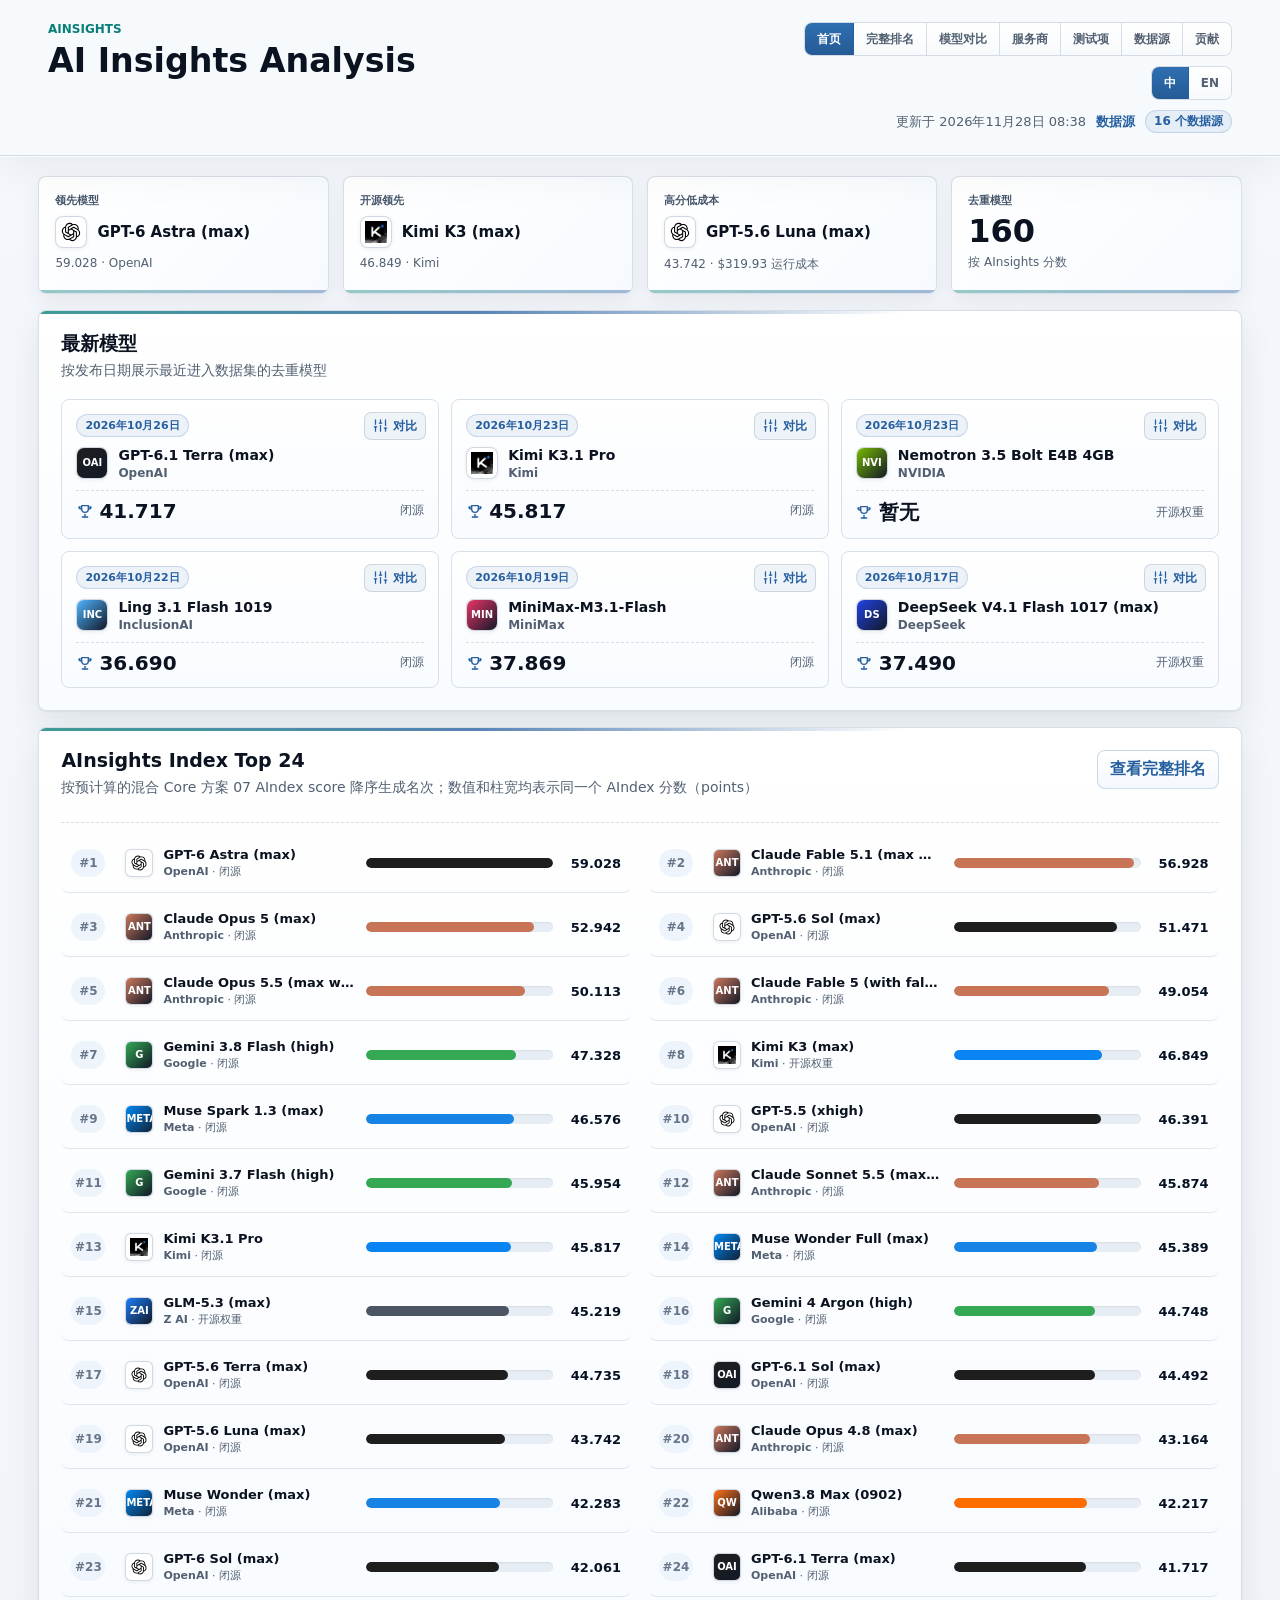
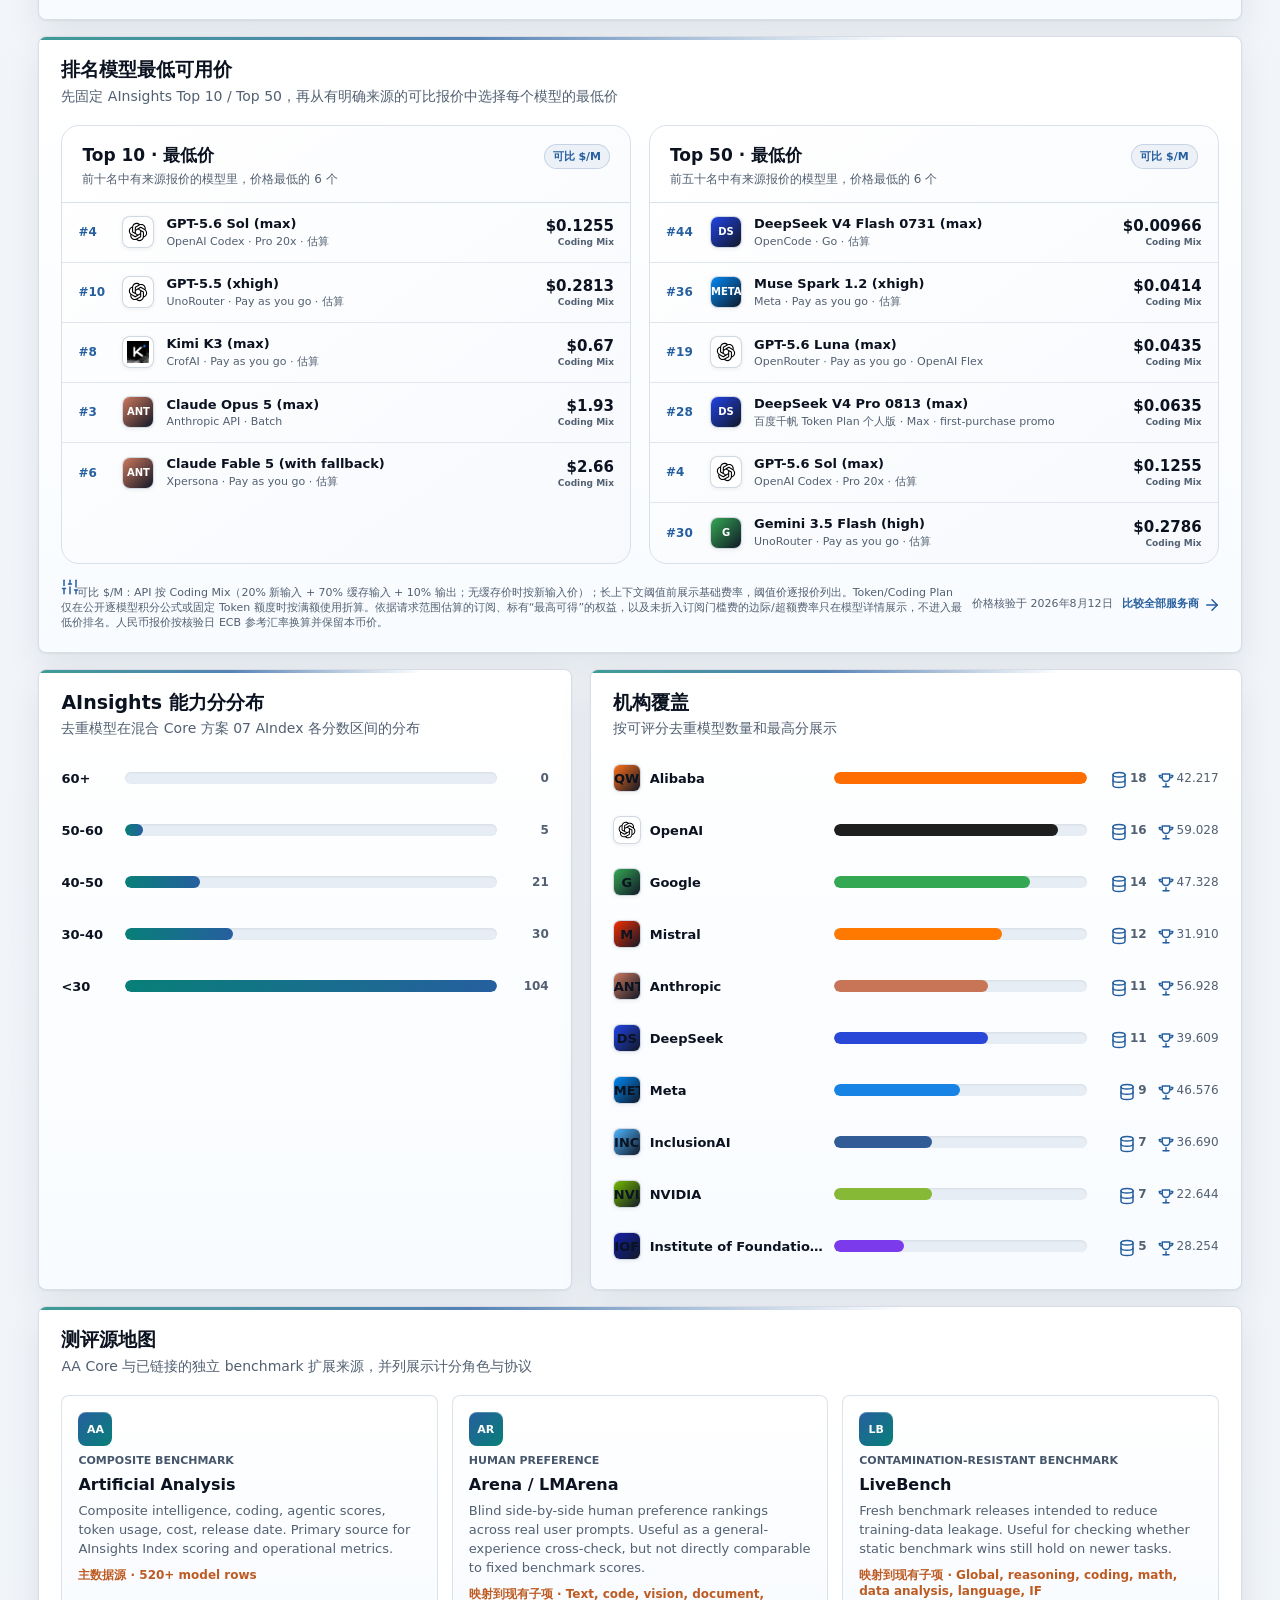
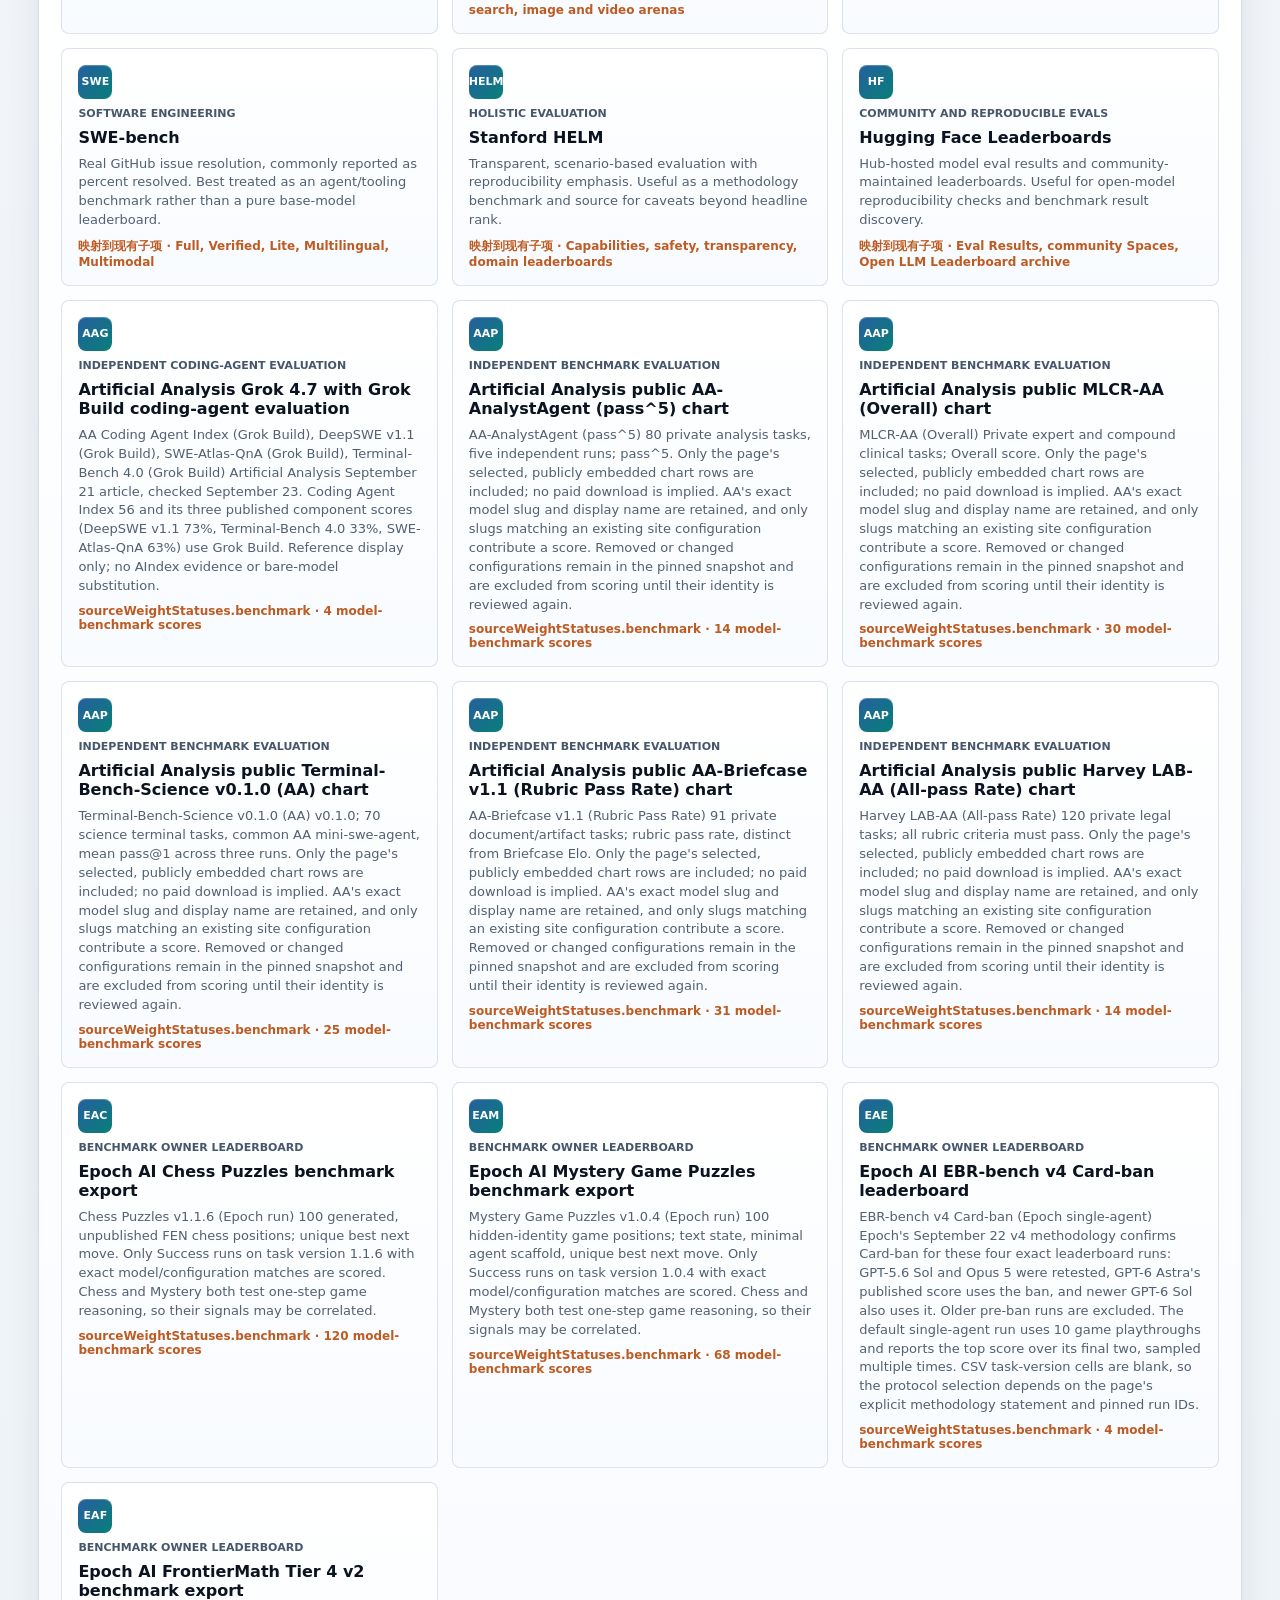
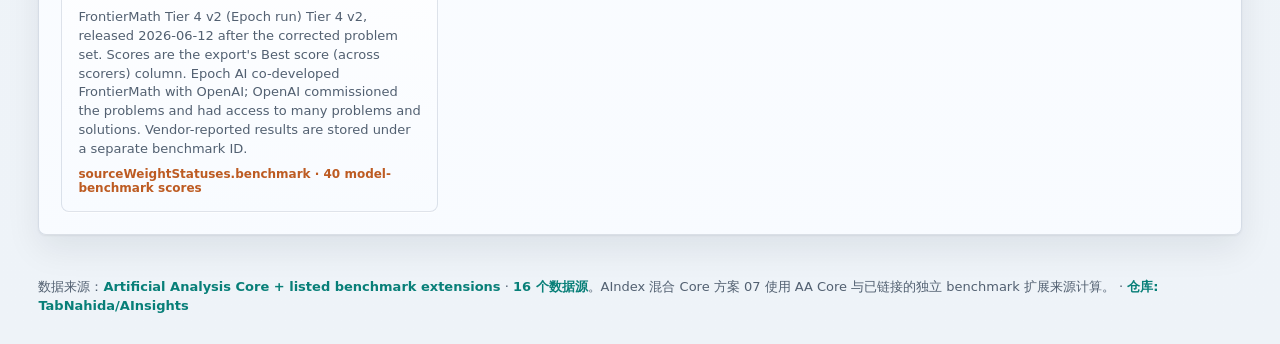
<file: docs/index.html>
<!doctype html>
<html lang="zh-CN">
  <head>
    <meta charset="utf-8" />
    <meta name="viewport" content="width=device-width, initial-scale=1" />
    <title>AI Insights Analysis</title>
    <meta name="description" content="AInsights compares AI models with AInsights Index (AIndex), benchmark rankings, cost, speed, and source-backed evaluation data." />
    <meta name="keywords" content="AInsights Index, AIndex, AI model benchmark, LLM leaderboard, Artificial Analysis" />
    <link rel="canonical" href="https://ainsights.tab.homes/" />
    <meta property="og:title" content="AI Insights Analysis" />
    <meta property="og:description" content="Compare AI models with AInsights Index (AIndex), benchmark evidence, cost, speed, and source-backed rankings." />
    <meta property="og:type" content="website" />
    <meta property="og:url" content="https://ainsights.tab.homes/" />
    <meta name="twitter:card" content="summary" />
    <script type="application/ld+json">{"@context":"https://schema.org","@type":"WebSite","name":"AI Insights Analysis","alternateName":["AInsights Index","AIndex"],"url":"https://ainsights.tab.homes/","description":"AInsights compares AI models with AInsights Index (AIndex), benchmark rankings, cost, speed, and source-backed evaluation data."}</script>
    <link rel="icon" href="./favicon.svg" type="image/svg+xml" />
    <link rel="stylesheet" href="./styles.css?v=20260919-fable-radar" />
  </head>
  <body data-page="home">
    <header class="topbar">
      <div>
        <p class="eyebrow">AInsights</p>
        <h1>AI Insights Analysis</h1>
      </div>
      <div class="header-actions">
        <nav class="segmented-control compact" id="pageButtons" aria-label="页面"></nav>
        <div class="segmented-control compact" id="languageButtons" role="group" aria-label="语言"></div>
        <div class="source-block">
          <span id="updatedAt">加载中</span>
          <a id="sourceLink" href="https://artificialanalysis.ai/evaluations/artificial-analysis-intelligence-index" target="_blank" rel="noreferrer">数据源</a>
          <a id="sourcesLink" class="source-badge" href="sources.html">全部数据源</a>
        </div>
      </div>
    </header>

    <main>
      <section class="home-view" id="homeView">
        <section class="home-metrics" id="homeMetrics" aria-label="首页摘要"></section>

        <section class="chart-shell latest-models-shell" aria-labelledby="latestModelsTitle">
          <div class="chart-head">
            <div>
              <h2 id="latestModelsTitle">最新模型</h2>
              <p id="latestModelsSubtitle">按发布日期展示最近进入数据集的去重模型</p>
            </div>
          </div>
          <div class="latest-models" id="latestModels"></div>
        </section>

        <section class="chart-shell" aria-labelledby="top20Title">
          <div class="chart-head">
            <div>
              <h2 id="top20Title">AInsights Index Top</h2>
              <p id="top20Subtitle">固定使用 AInsights Index，按宽度最多展示 30 个去重模型</p>
            </div>
            <a id="viewFullRankingLink" href="full-rank.html">完整排名</a>
          </div>
          <div class="bar-chart" id="top20Chart"></div>
        </section>

        <section class="chart-shell" aria-labelledby="costScatterTitle">
          <div class="chart-head">
            <div>
              <h2 id="costScatterTitle">排名模型最低可用价</h2>
              <p id="costScatterSubtitle">固定 AInsights Top 10 / Top 50 后，只比较每个模型已核验的最低可比报价</p>
            </div>
          </div>
          <div class="scatter-chart" id="costScatter"></div>
        </section>

        <section class="insight-grid" aria-label="数据分布">
          <section class="chart-shell" aria-labelledby="scoreBandsTitle">
            <div class="chart-head">
              <div>
                <h2 id="scoreBandsTitle">分数带分布</h2>
                <p id="scoreBandsSubtitle">去重模型在 AInsights Index 上的集中区间</p>
              </div>
            </div>
            <div class="score-bands" id="scoreBands"></div>
          </section>

          <section class="chart-shell" aria-labelledby="providerChartTitle">
            <div class="chart-head">
              <div>
                <h2 id="providerChartTitle">机构覆盖</h2>
                <p id="providerChartSubtitle">按可评分去重模型数量和最高分展示</p>
              </div>
            </div>
            <div class="provider-chart" id="providerChart"></div>
          </section>
        </section>

        <section class="chart-shell source-explorer" aria-labelledby="sourceExplorerTitle">
          <div class="chart-head">
            <div>
              <h2 id="sourceExplorerTitle">测评源地图</h2>
              <p id="sourceExplorerSubtitle">AA Core 与已链接的独立 benchmark 扩展来源，并列展示计分角色与协议</p>
            </div>
          </div>
          <div class="source-grid" id="sourceExplorer"></div>
        </section>
      </section>

      <section class="ranking-view" id="rankingView" hidden>
        <section class="controls" aria-label="排名控制">
          <div class="preset-row" id="presetButtons" role="tablist" aria-label="排名预设"></div>
          <div class="switch-row">
            <div class="segmented-control" id="viewButtons" role="group" aria-label="展示方式"></div>
            <div class="segmented-control" id="sourceFilterButtons" role="group" aria-label="模型来源"></div>
          </div>
          <div class="filter-row">
            <label class="search-label">
              <span id="searchLabel">搜索</span>
              <input id="searchInput" type="search" placeholder="模型或机构" />
            </label>
            <label class="toggle-label">
              <input id="dedupeToggle" type="checkbox" checked />
              <span id="dedupeLabel">去除重复档位</span>
            </label>
          </div>
          <div class="summary-row" id="summaryRow"></div>
        </section>

        <section class="custom-panel" id="customPanel" hidden>
          <div class="panel-head">
            <h2 id="customTitle">自定义占比</h2>
            <button id="resetWeightsButton" type="button">重置</button>
          </div>
          <div class="weights-grid" id="weightsGrid"></div>
        </section>

        <section class="ranking-shell">
          <div class="histogram-list" id="histogramList"></div>
          <div class="table-wrap" id="tableRanking">
            <table>
              <thead>
                <tr>
                  <th class="rank-col">#</th>
                  <th id="modelHeader">模型</th>
                  <th id="scoreHeader">综合分</th>
                  <th id="twoplRankHeader" class="method-rank-col">2PL</th>
                  <th id="denseRaschRankHeader" class="method-rank-col">密集 Rasch</th>
                  <th id="speedHeader">速度</th>
                  <th id="contextHeader">上下文</th>
                  <th id="priceHeader">价格</th>
                  <th id="sourceHeader">来源</th>
                  <th id="coverageHeader">覆盖</th>
                </tr>
              </thead>
              <tbody id="rankingBody"></tbody>
            </table>
          </div>
          <div class="text-ranking" id="textRanking" hidden></div>
        </section>
      </section>

      <section class="sources-view" id="sourcesView" hidden>
        <section class="chart-shell sources-shell" aria-labelledby="sourcesPageTitle">
          <div class="chart-head">
            <div>
              <h2 id="sourcesPageTitle">全部数据源</h2>
              <p id="sourcesPageSubtitle">主数据、公开榜单、官方发布和模型卡来源</p>
            </div>
          </div>
          <div class="source-overview-grid" id="sourceOverview"></div>
        </section>

        <section class="chart-shell source-map-shell" aria-labelledby="sourceMetricMapTitle">
          <div class="chart-head">
            <div>
              <h2 id="sourceMetricMapTitle">数据源与测试项映射</h2>
              <p id="sourceMetricMapSubtitle">每个来源对应的 benchmark、覆盖模型数和分数记录</p>
            </div>
          </div>
          <div class="source-metric-map" id="sourceMetricMap"></div>
        </section>
      </section>

      <section class="benchmark-view" id="benchmarkView" hidden>
        <div class="benchmark-detail" id="benchmarkDetail"></div>
      </section>

      <section class="model-view" id="modelView" hidden>
        <div class="model-detail" id="modelDetail"></div>
      </section>

      <section class="provider-view" id="providerView" hidden>
        <div class="provider-detail" id="providerDetail"></div>
      </section>
    </main>

    <footer class="site-footer" id="siteFooter">
      数据来源：<a href="https://artificialanalysis.ai/evaluations/artificial-analysis-intelligence-index" target="_blank" rel="noreferrer">Artificial Analysis</a> Core 与已链接的独立 benchmark 扩展来源。AIndex 方案 18 基于这些观测成绩重新计算。
      · <a href="https://github.com/TabNahida/AInsights" target="_blank" rel="noreferrer">TabNahida/AInsights</a>
    </footer>

    <template id="metricTemplate">
      <label class="weight-control">
        <span></span>
        <input type="range" min="0" max="100" step="0.01" />
        <output></output>
      </label>
    </template>

    <script src="./data/models.js?v=2f4c15e92df0"></script>
    <script src="./app-utils.js?v=20260812-pricing3"></script>
    <script src="./app.js?v=20260922-aa-fields"></script>
  </body>
</html>
</file>
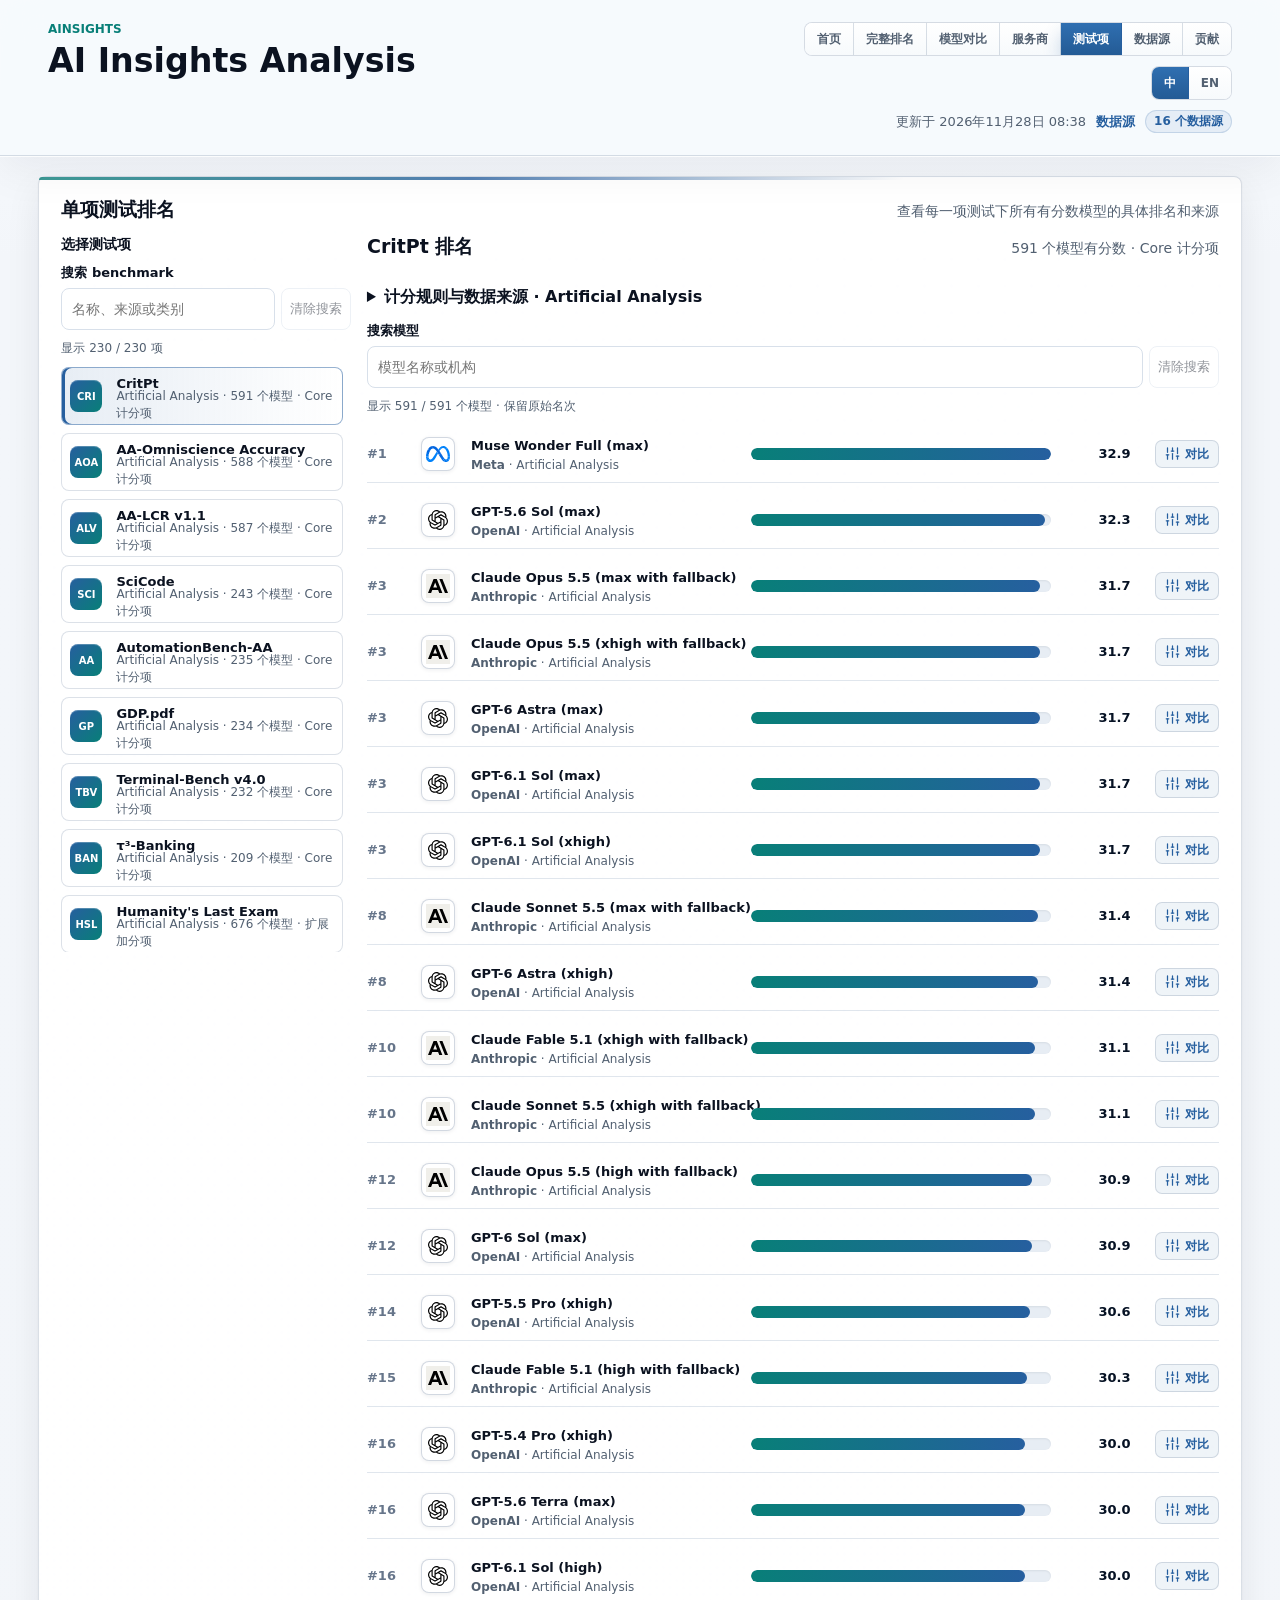
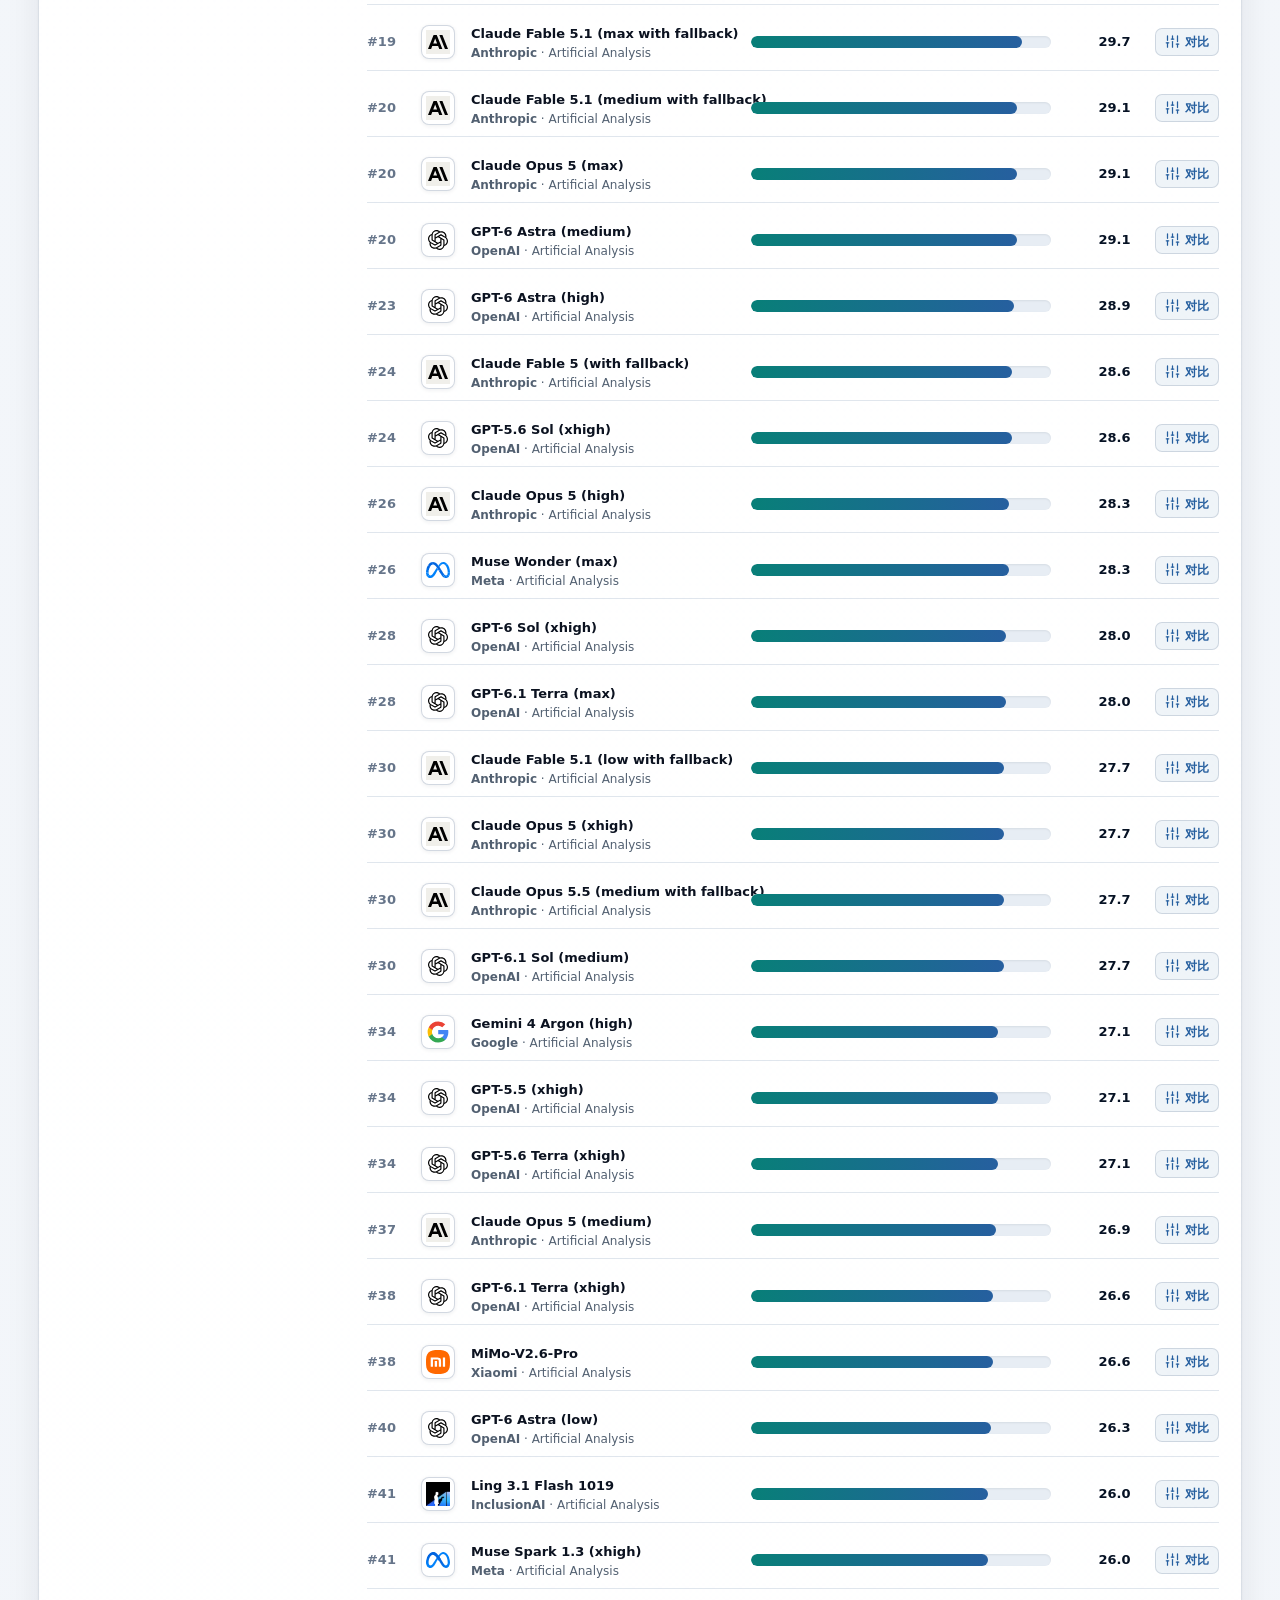
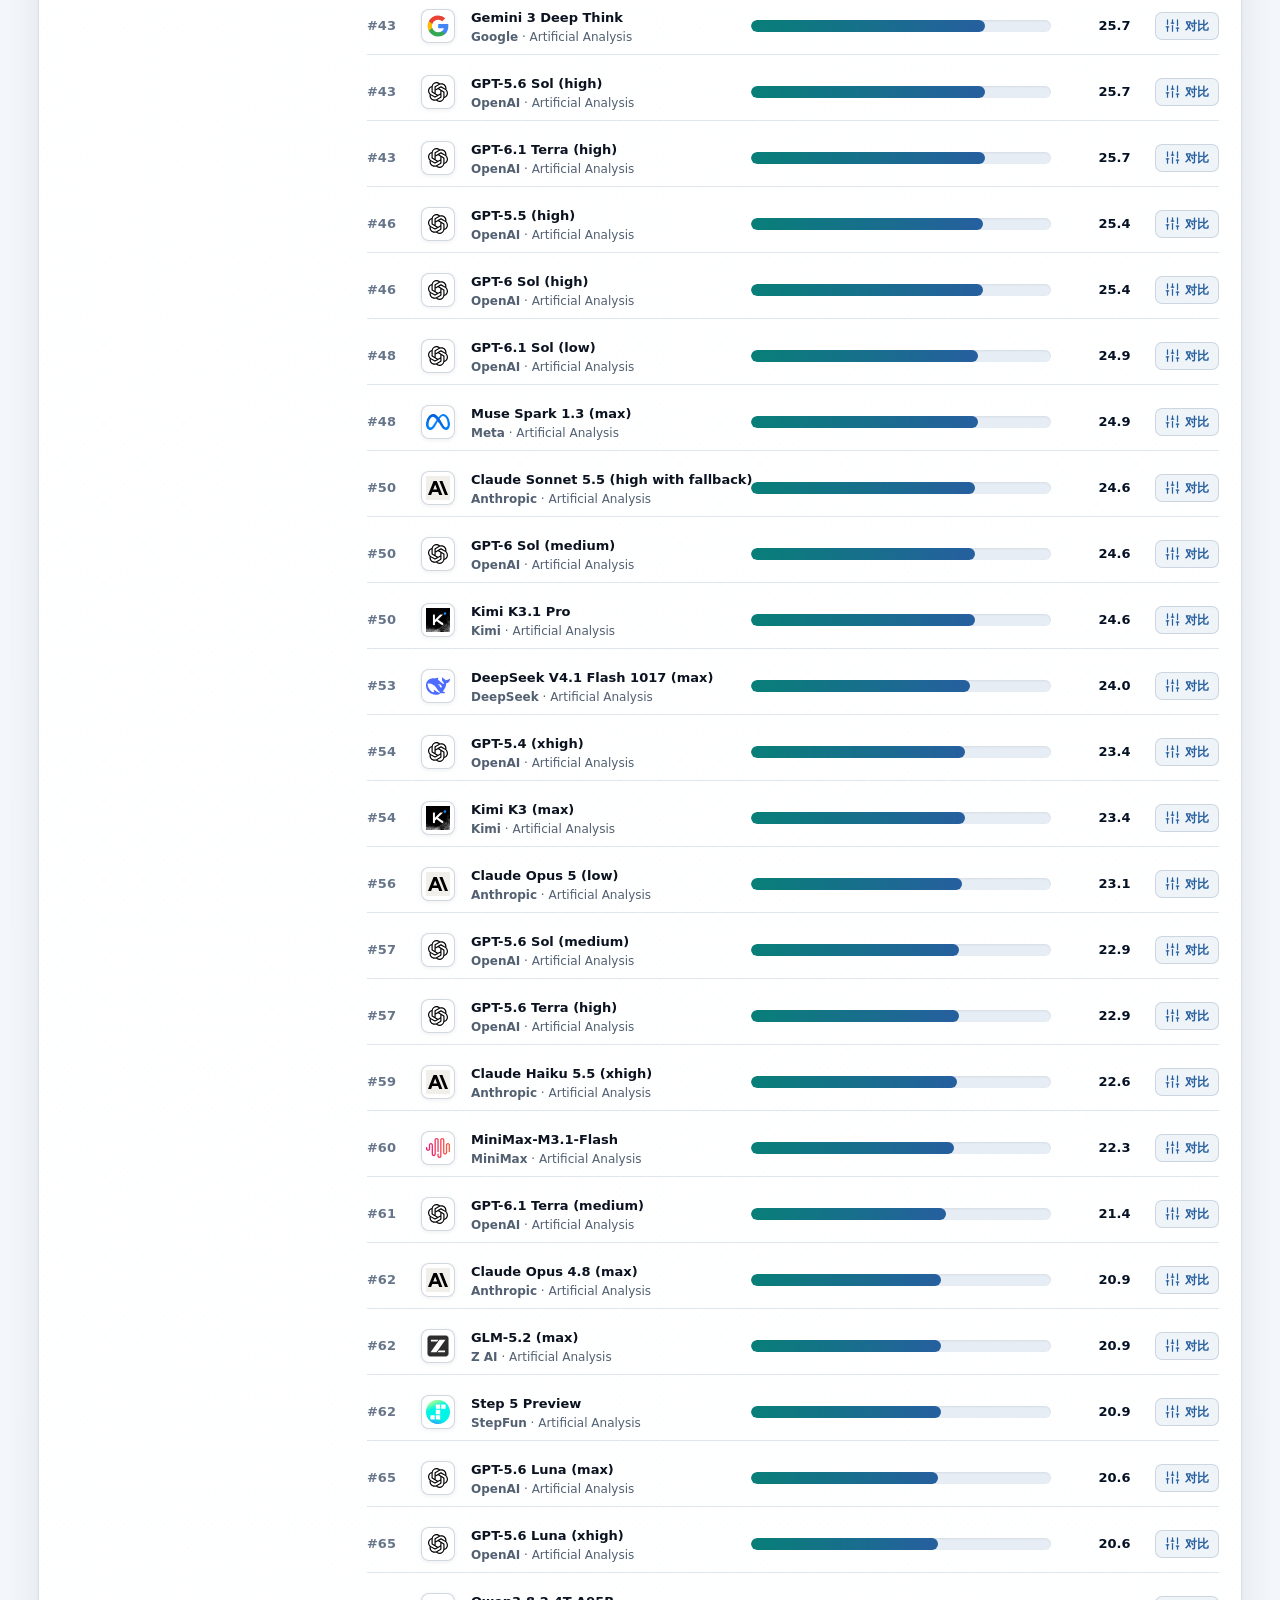
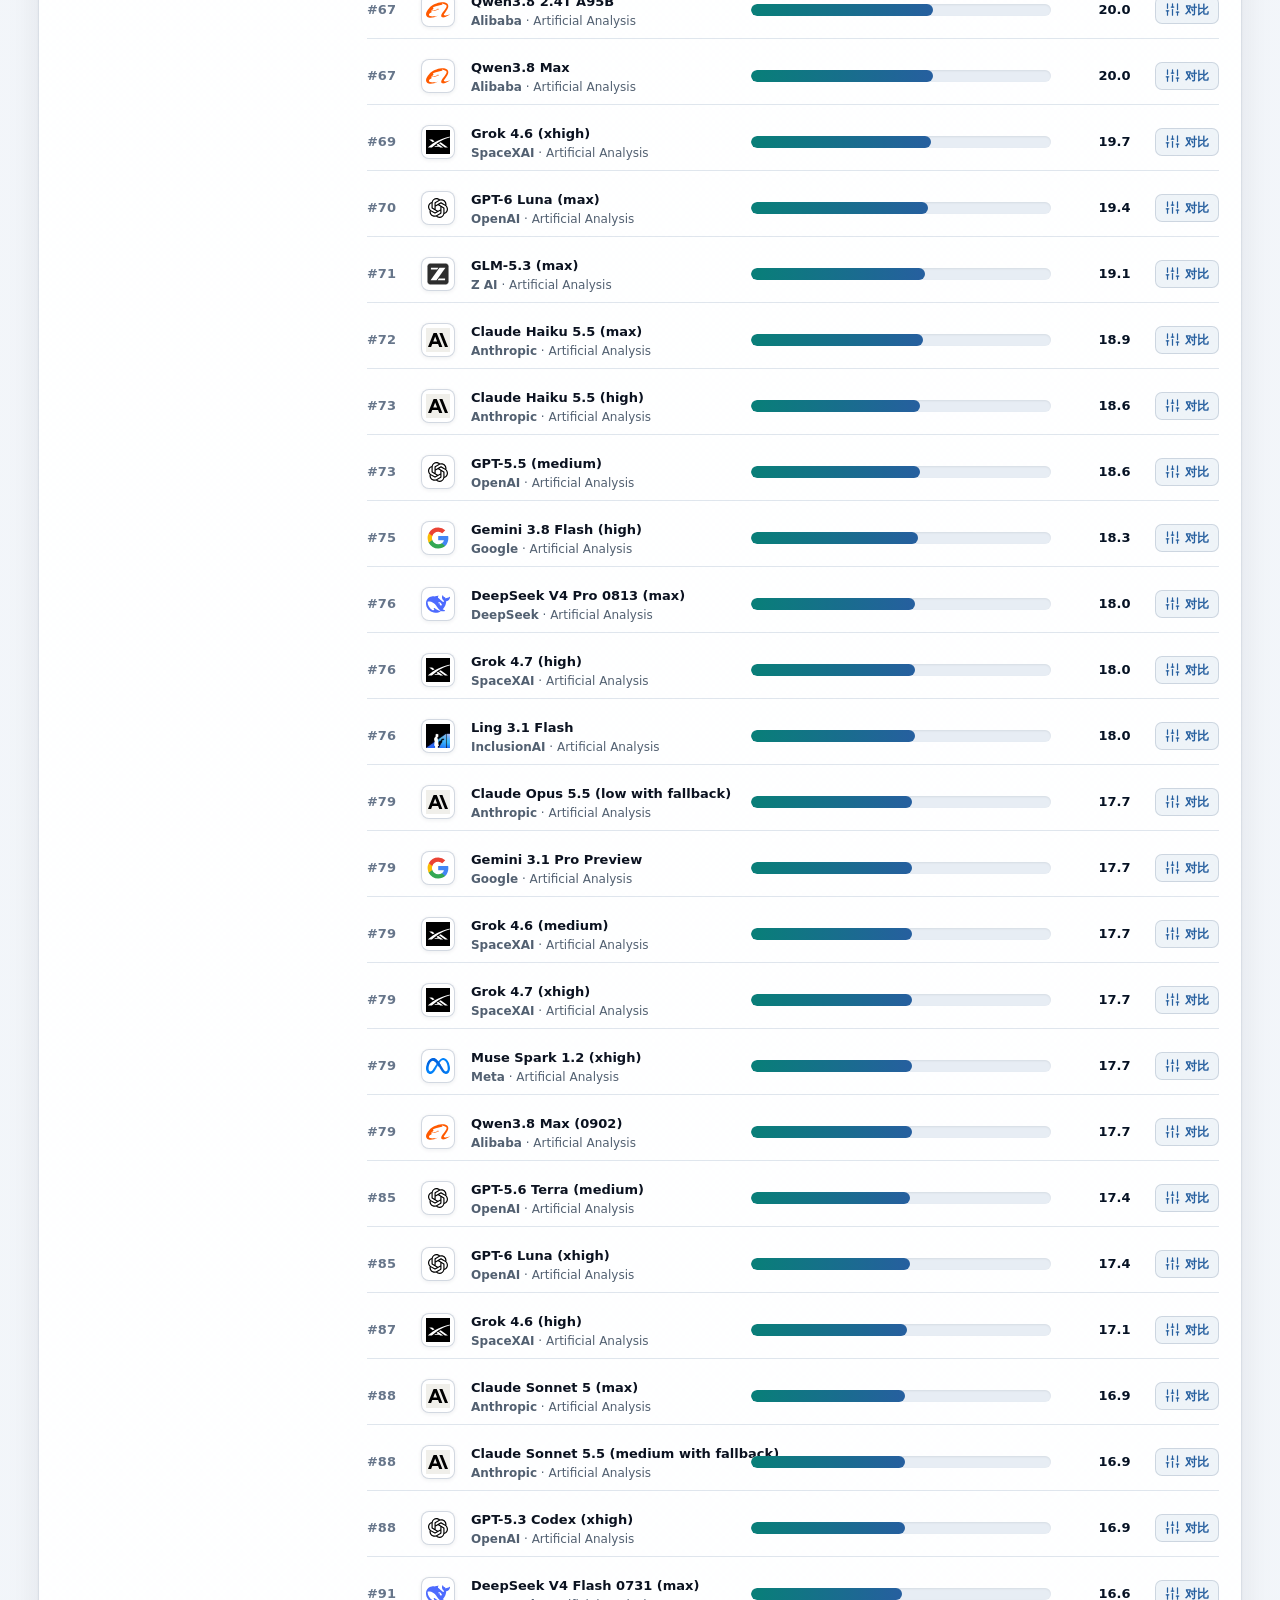
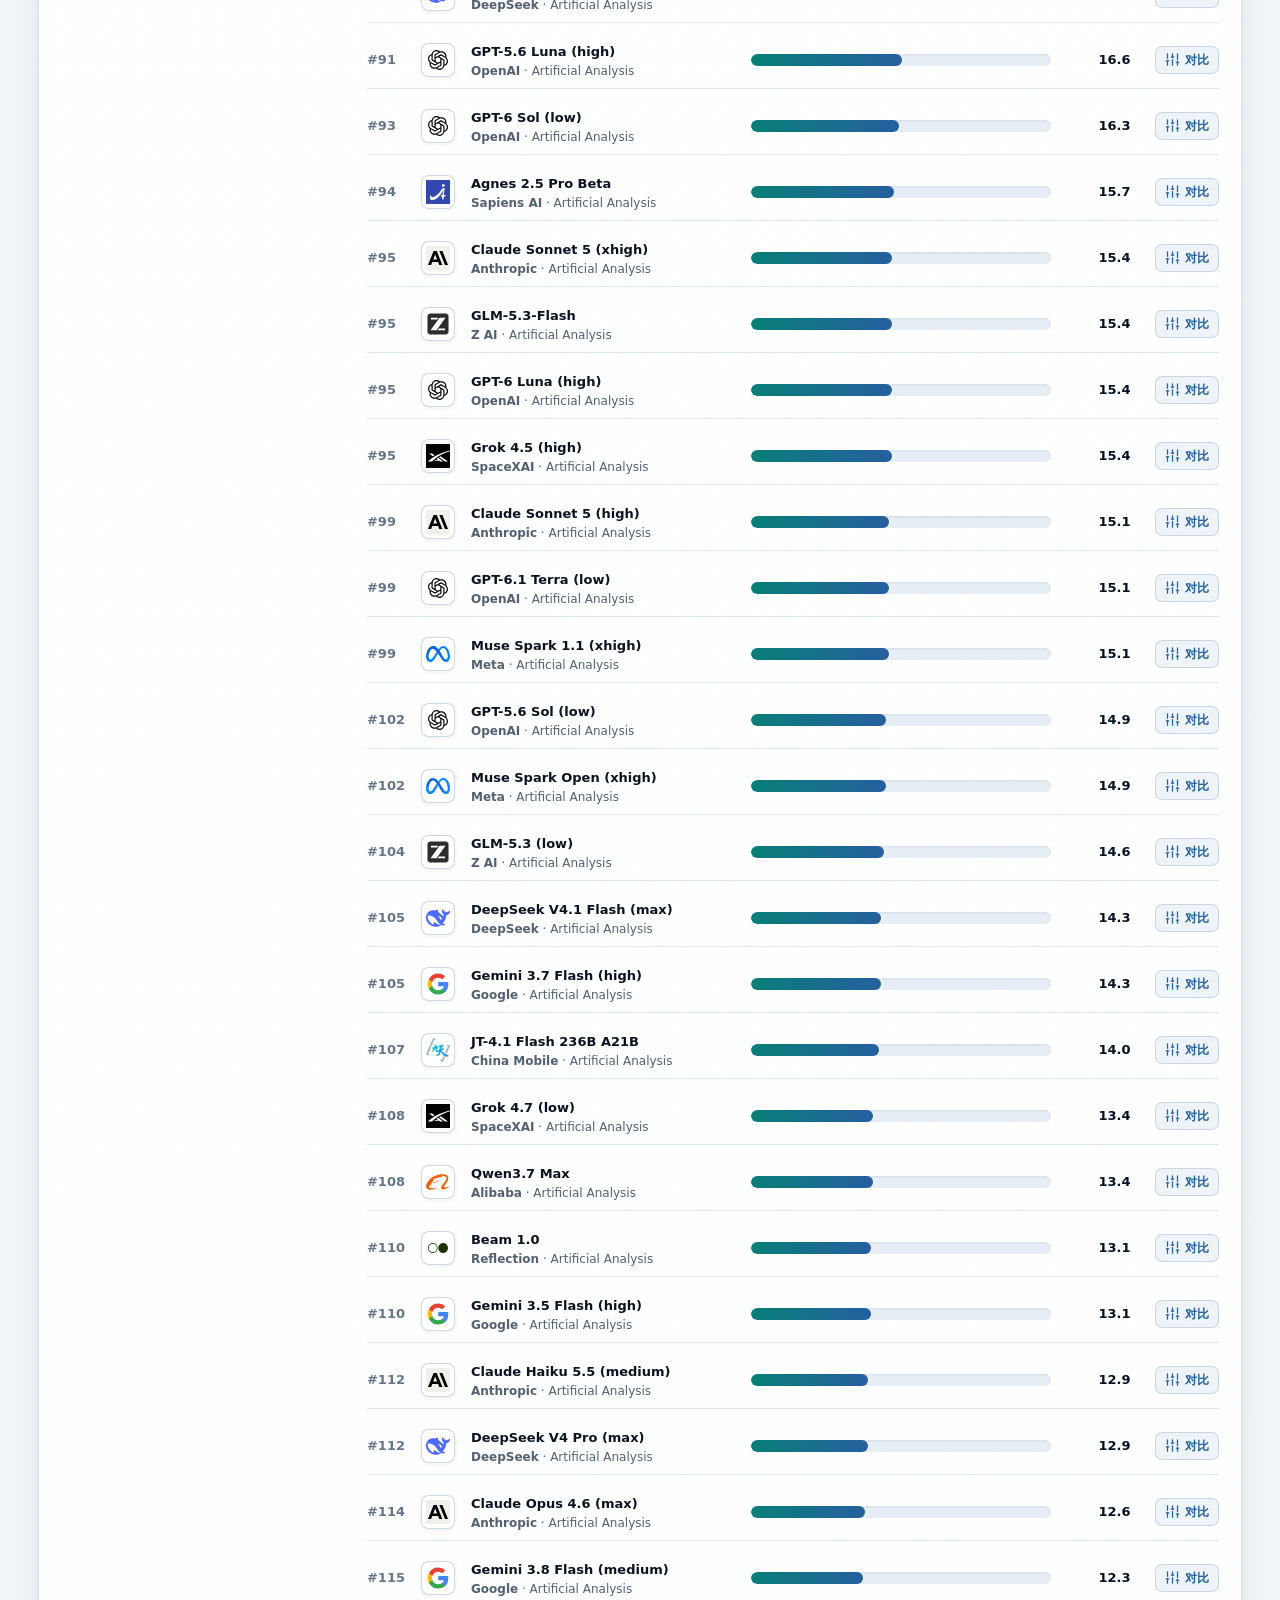
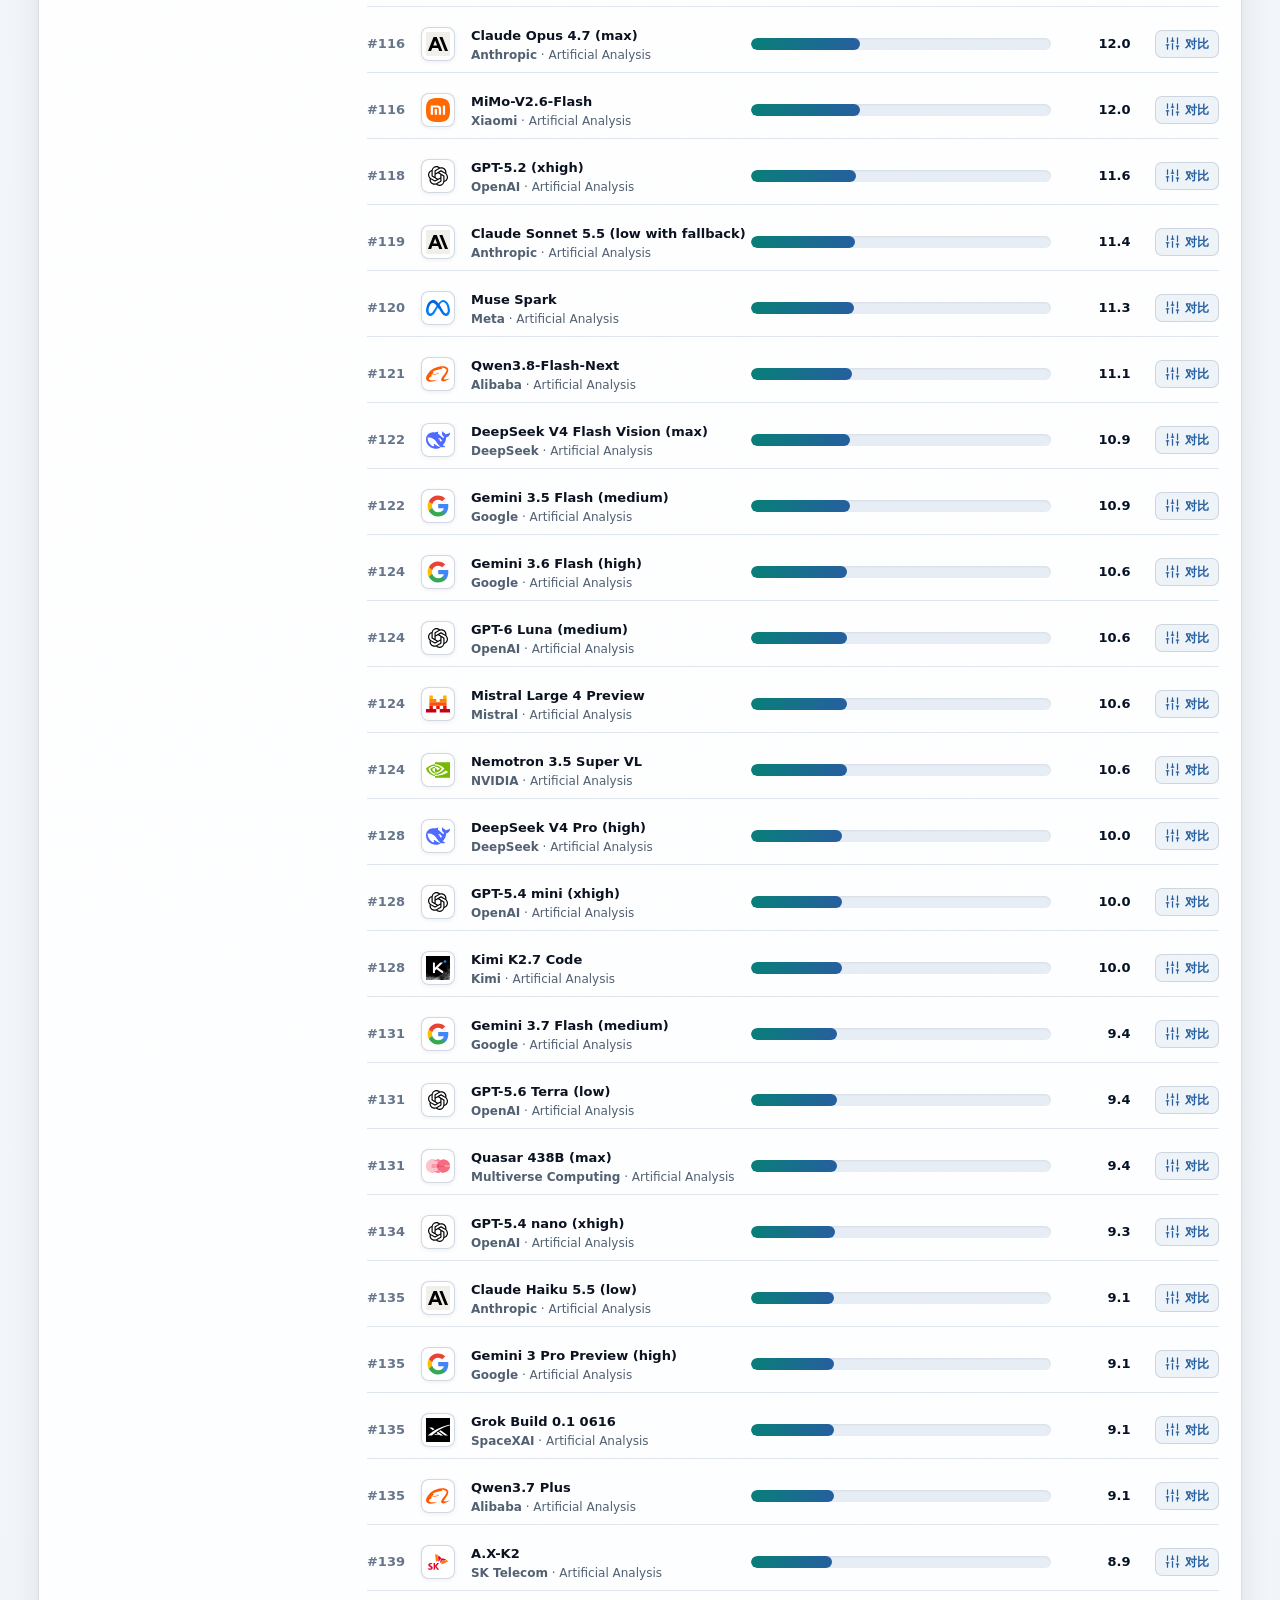
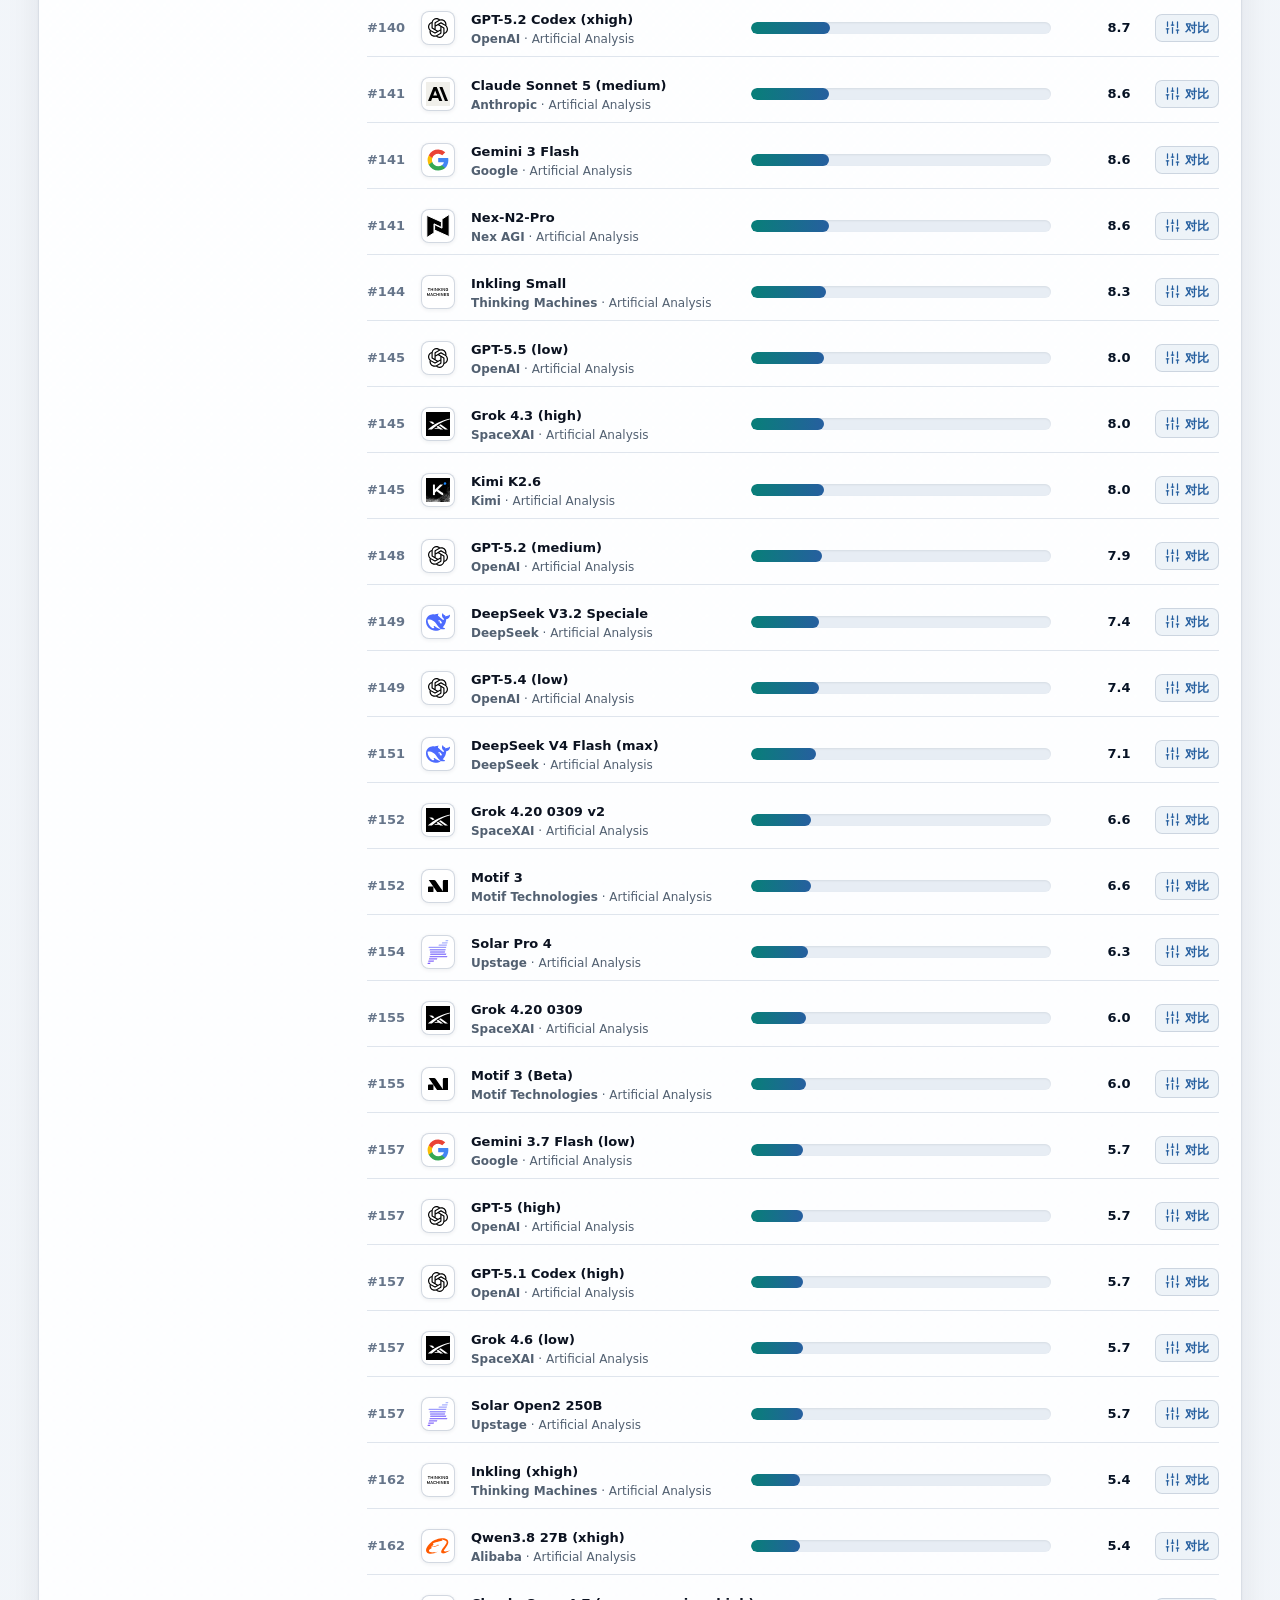
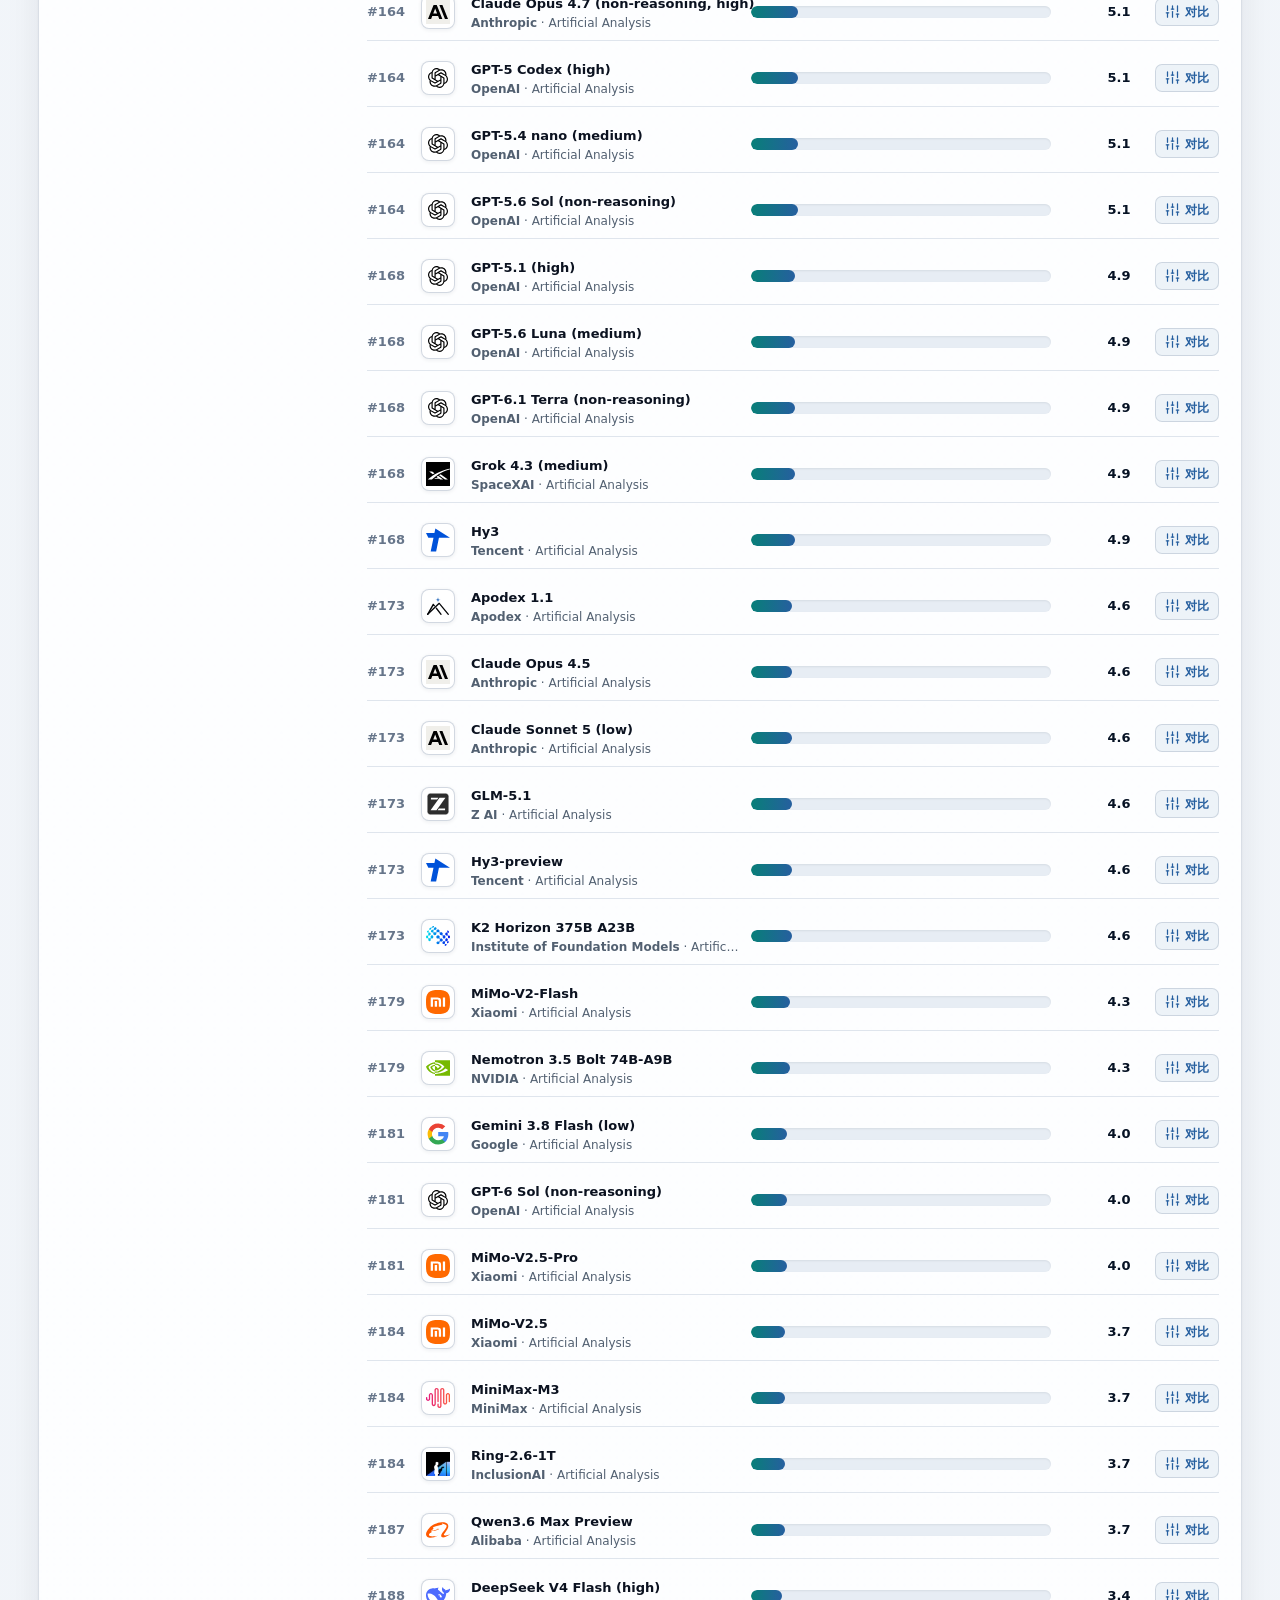
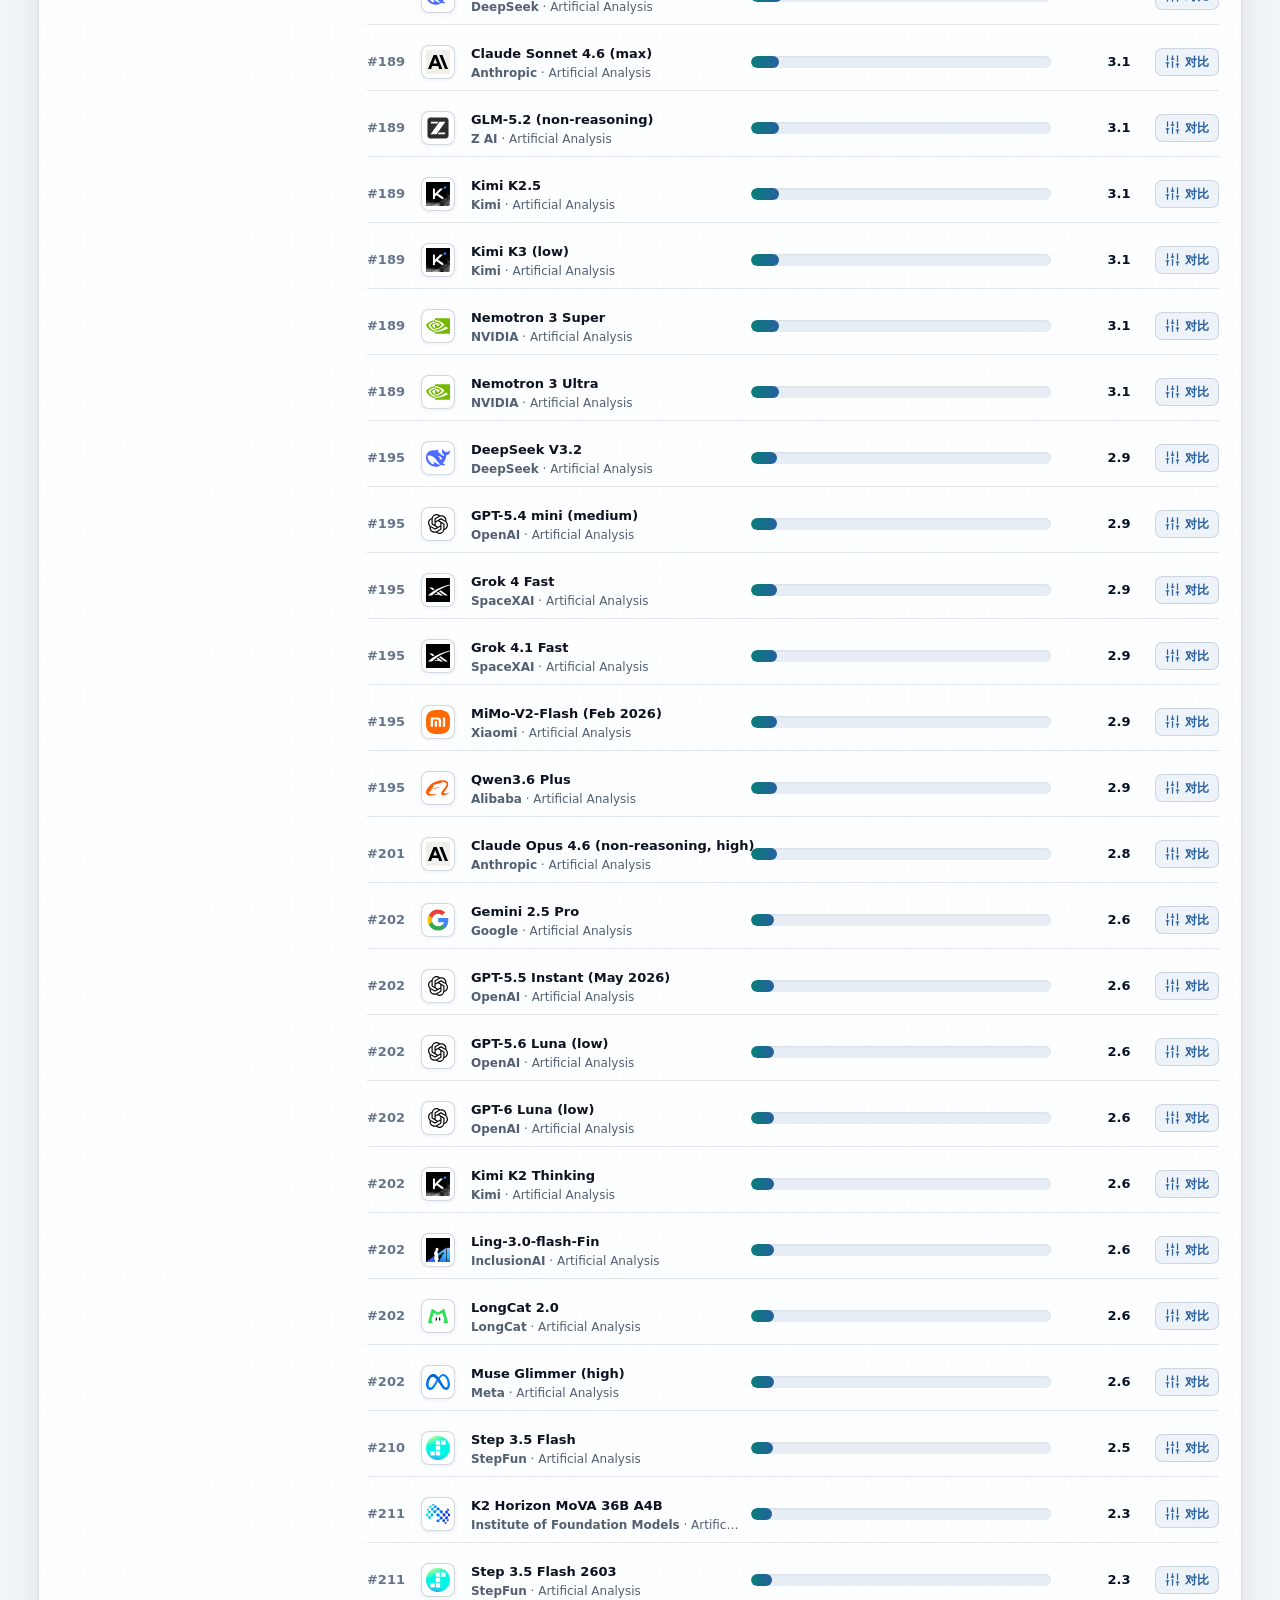
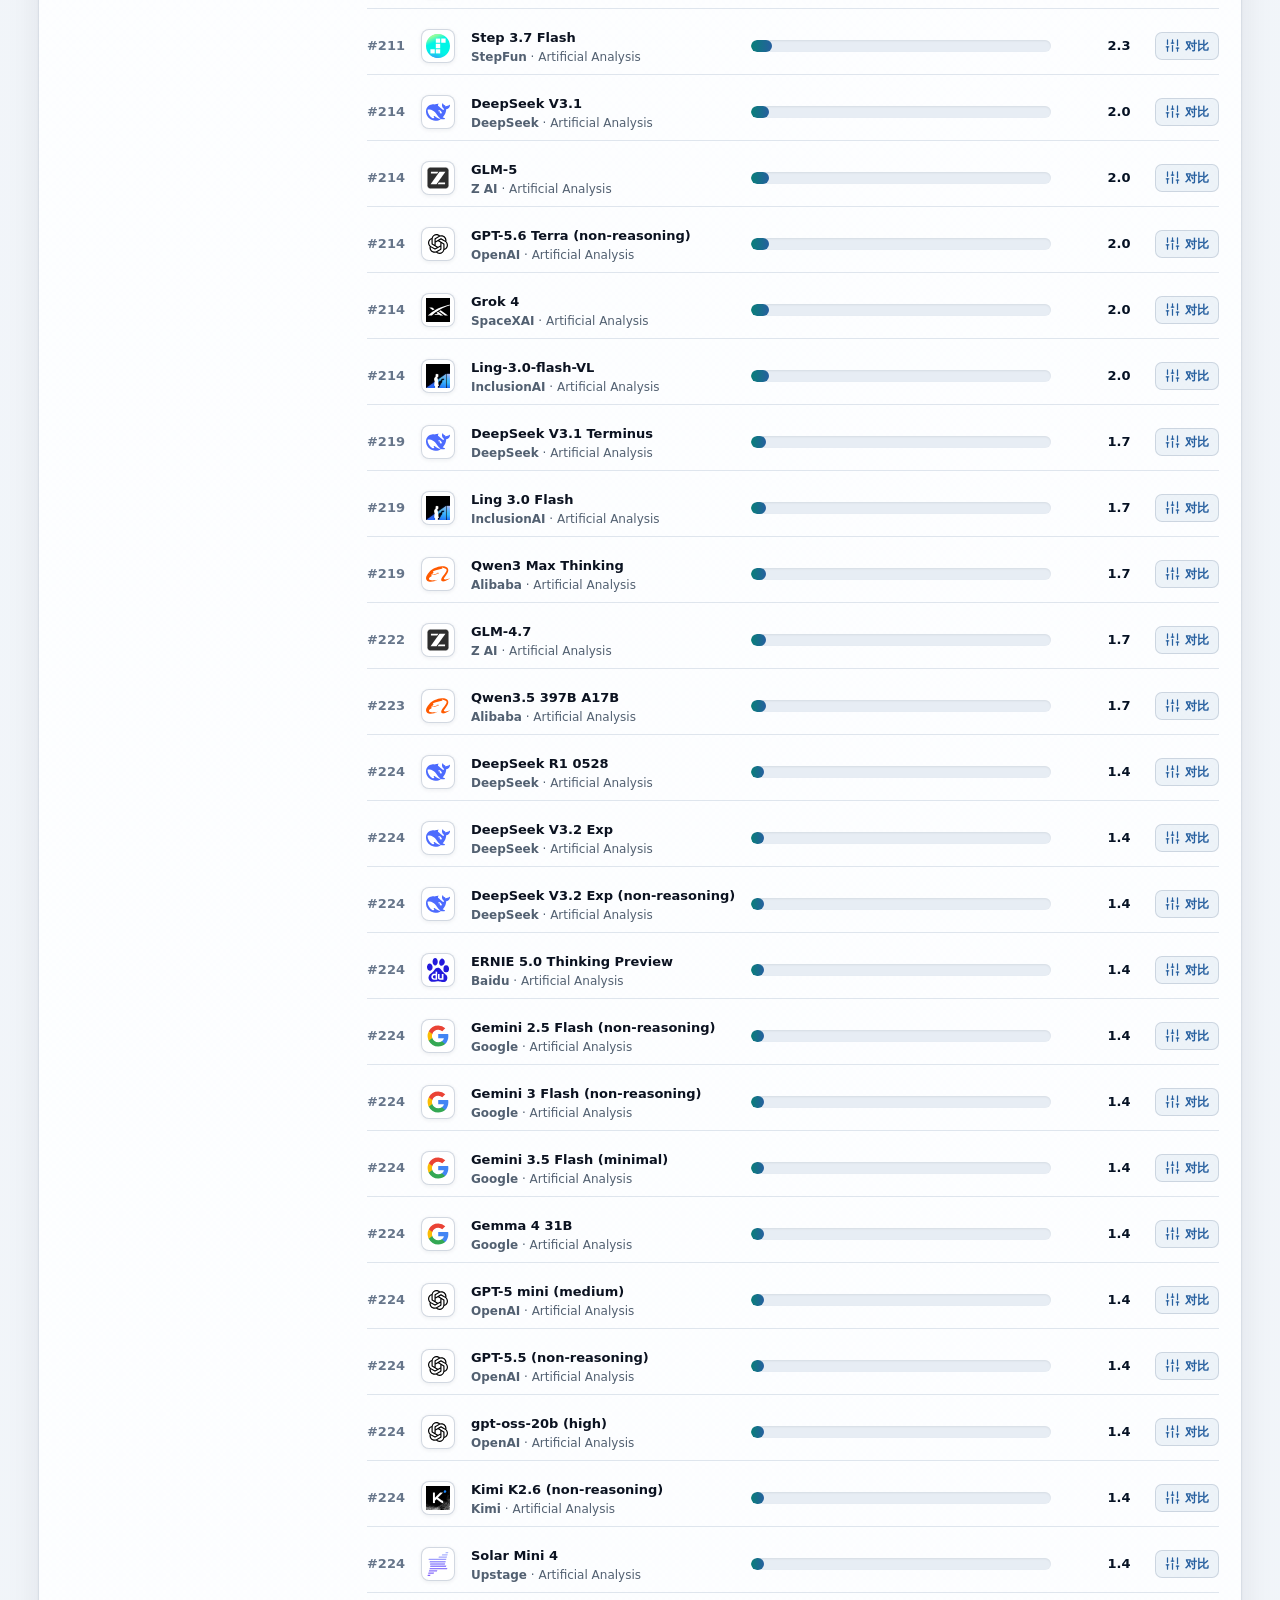
<file: docs/benchmark.html>
<!doctype html>
<html lang="zh-CN">
  <head>
    <meta charset="utf-8" />
    <meta name="viewport" content="width=device-width, initial-scale=1" />
    <title>Benchmarks - AI Insights Analysis</title>
    <meta name="description" content="Browse source-backed AI benchmark rankings connected to AInsights Index (AIndex), model detail pages, and public evaluation evidence." />
    <meta name="keywords" content="AInsights Index, AIndex, AI model benchmark, LLM leaderboard, Artificial Analysis" />
    <link rel="canonical" href="https://ainsights.tab.homes/benchmark.html" />
    <meta property="og:title" content="Benchmarks - AI Insights Analysis" />
    <meta property="og:description" content="Browse AI benchmark rankings connected to AInsights Index (AIndex), model detail pages, and public evaluation evidence." />
    <meta property="og:type" content="website" />
    <meta property="og:url" content="https://ainsights.tab.homes/benchmark.html" />
    <meta name="twitter:card" content="summary" />
    <script type="application/ld+json">{"@context":"https://schema.org","@type":"WebPage","name":"Benchmarks - AI Insights Analysis","alternateName":["AInsights Index","AIndex"],"url":"https://ainsights.tab.homes/benchmark.html","description":"Browse source-backed AI benchmark rankings connected to AInsights Index (AIndex), model detail pages, and public evaluation evidence."}</script>
    <link rel="icon" href="./favicon.svg" type="image/svg+xml" />
    <link rel="stylesheet" href="./styles.css?v=20260919-fable-radar" />
  </head>
  <body data-page="benchmark">
    <header class="topbar">
      <div>
        <p class="eyebrow">AInsights</p>
        <h1>AI Insights Analysis</h1>
      </div>
      <div class="header-actions">
        <nav class="segmented-control compact" id="pageButtons" aria-label="页面"></nav>
        <div class="segmented-control compact" id="languageButtons" role="group" aria-label="语言"></div>
        <div class="source-block">
          <span id="updatedAt">加载中</span>
          <a id="sourceLink" href="https://artificialanalysis.ai/evaluations/artificial-analysis-intelligence-index" target="_blank" rel="noreferrer">数据源</a>
          <a id="sourcesLink" class="source-badge" href="sources.html">全部数据源</a>
        </div>
      </div>
    </header>

    <main>
      <section class="home-view" id="homeView" hidden>
        <section class="home-metrics" id="homeMetrics" aria-label="首页摘要"></section>

        <section class="chart-shell" aria-labelledby="top20Title">
          <div class="chart-head">
            <div>
              <h2 id="top20Title">AInsights Index Top</h2>
              <p id="top20Subtitle">固定使用 AInsights Index，按宽度最多展示 30 个去重模型</p>
            </div>
            <a id="viewFullRankingLink" href="full-rank.html">完整排名</a>
          </div>
          <div class="bar-chart" id="top20Chart"></div>
        </section>

        <section class="chart-shell" aria-labelledby="costScatterTitle">
          <div class="chart-head">
            <div>
              <h2 id="costScatterTitle">智能 vs 运行成本</h2>
              <p id="costScatterSubtitle">分数与 AA Intelligence Index 运行成本</p>
            </div>
          </div>
          <div class="scatter-chart" id="costScatter"></div>
        </section>

        <section class="insight-grid" aria-label="数据分布">
          <section class="chart-shell" aria-labelledby="scoreBandsTitle">
            <div class="chart-head">
              <div>
                <h2 id="scoreBandsTitle">分数带分布</h2>
                <p id="scoreBandsSubtitle">去重模型在 AInsights Index 上的集中区间</p>
              </div>
            </div>
            <div class="score-bands" id="scoreBands"></div>
          </section>

          <section class="chart-shell" aria-labelledby="providerChartTitle">
            <div class="chart-head">
              <div>
                <h2 id="providerChartTitle">机构覆盖</h2>
                <p id="providerChartSubtitle">按可评分去重模型数量和最高分展示</p>
              </div>
            </div>
            <div class="provider-chart" id="providerChart"></div>
          </section>
        </section>

        <section class="chart-shell source-explorer" aria-labelledby="sourceExplorerTitle">
          <div class="chart-head">
            <div>
              <h2 id="sourceExplorerTitle">测评源地图</h2>
              <p id="sourceExplorerSubtitle">AA Core 与已链接的独立 benchmark 扩展来源，并列展示计分角色与协议</p>
            </div>
          </div>
          <div class="source-grid" id="sourceExplorer"></div>
        </section>
      </section>

      <section class="ranking-view" id="rankingView" hidden>
        <section class="controls" aria-label="排名控制">
          <div class="preset-row" id="presetButtons" role="tablist" aria-label="排名预设"></div>
          <div class="switch-row">
            <div class="segmented-control" id="viewButtons" role="group" aria-label="展示方式"></div>
            <div class="segmented-control" id="sourceFilterButtons" role="group" aria-label="模型来源"></div>
          </div>
          <div class="filter-row">
            <label class="search-label">
              <span id="searchLabel">搜索</span>
              <input id="searchInput" type="search" placeholder="模型或机构" />
            </label>
            <label class="toggle-label">
              <input id="dedupeToggle" type="checkbox" checked />
              <span id="dedupeLabel">去除重复档位</span>
            </label>
          </div>
          <div class="summary-row" id="summaryRow"></div>
        </section>

        <section class="custom-panel" id="customPanel" hidden>
          <div class="panel-head">
            <h2 id="customTitle">自定义占比</h2>
            <button id="resetWeightsButton" type="button">重置</button>
          </div>
          <div class="weights-grid" id="weightsGrid"></div>
        </section>

        <section class="ranking-shell">
          <div class="histogram-list" id="histogramList"></div>
          <div class="table-wrap" id="tableRanking">
            <table>
              <thead>
                <tr>
                  <th class="rank-col">#</th>
                  <th id="modelHeader">模型</th>
                  <th id="scoreHeader">综合分</th>
                  <th id="speedHeader">速度</th>
                  <th id="contextHeader">上下文</th>
                  <th id="priceHeader">价格</th>
                  <th id="sourceHeader">来源</th>
                  <th id="coverageHeader">覆盖</th>
                </tr>
              </thead>
              <tbody id="rankingBody"></tbody>
            </table>
          </div>
          <div class="text-ranking" id="textRanking" hidden></div>
        </section>
      </section>

      <section class="benchmark-view" id="benchmarkView">
        <div class="benchmark-detail" id="benchmarkDetail"></div>
      </section>

      <section class="model-view" id="modelView" hidden>
        <div class="model-detail" id="modelDetail"></div>
      </section>

      <section class="sources-view" id="sourcesView" hidden>
        <section class="chart-shell sources-shell" aria-labelledby="sourcesPageTitle">
          <div class="chart-head">
            <div>
              <h2 id="sourcesPageTitle">全部数据源</h2>
              <p id="sourcesPageSubtitle">主数据、公开榜单、官方发布和模型卡来源</p>
            </div>
          </div>
          <div class="source-overview-grid" id="sourceOverview"></div>
        </section>

        <section class="chart-shell source-map-shell" aria-labelledby="sourceMetricMapTitle">
          <div class="chart-head">
            <div>
              <h2 id="sourceMetricMapTitle">数据源与测试项映射</h2>
              <p id="sourceMetricMapSubtitle">每个来源对应的 benchmark、覆盖模型数和分数记录</p>
            </div>
          </div>
          <div class="source-metric-map" id="sourceMetricMap"></div>
        </section>
      </section>
    </main>

    <footer class="site-footer" id="siteFooter">
      数据来源：<a href="https://artificialanalysis.ai/evaluations/artificial-analysis-intelligence-index" target="_blank" rel="noreferrer">Artificial Analysis</a> Core 与已链接的独立 benchmark 扩展来源。AIndex 方案 18 基于这些观测成绩重新计算。
      · <a href="https://github.com/TabNahida/AInsights" target="_blank" rel="noreferrer">TabNahida/AInsights</a>
    </footer>

    <template id="metricTemplate">
      <label class="weight-control">
        <span></span>
        <input type="range" min="0" max="100" step="0.01" />
        <output></output>
      </label>
    </template>

    <script src="./data/models.js?v=2f4c15e92df0"></script>
    <script src="./app-utils.js?v=20260812-pricing3"></script>
    <script src="./app.js?v=20260922-aa-fields"></script>
  </body>
</html>
</file>
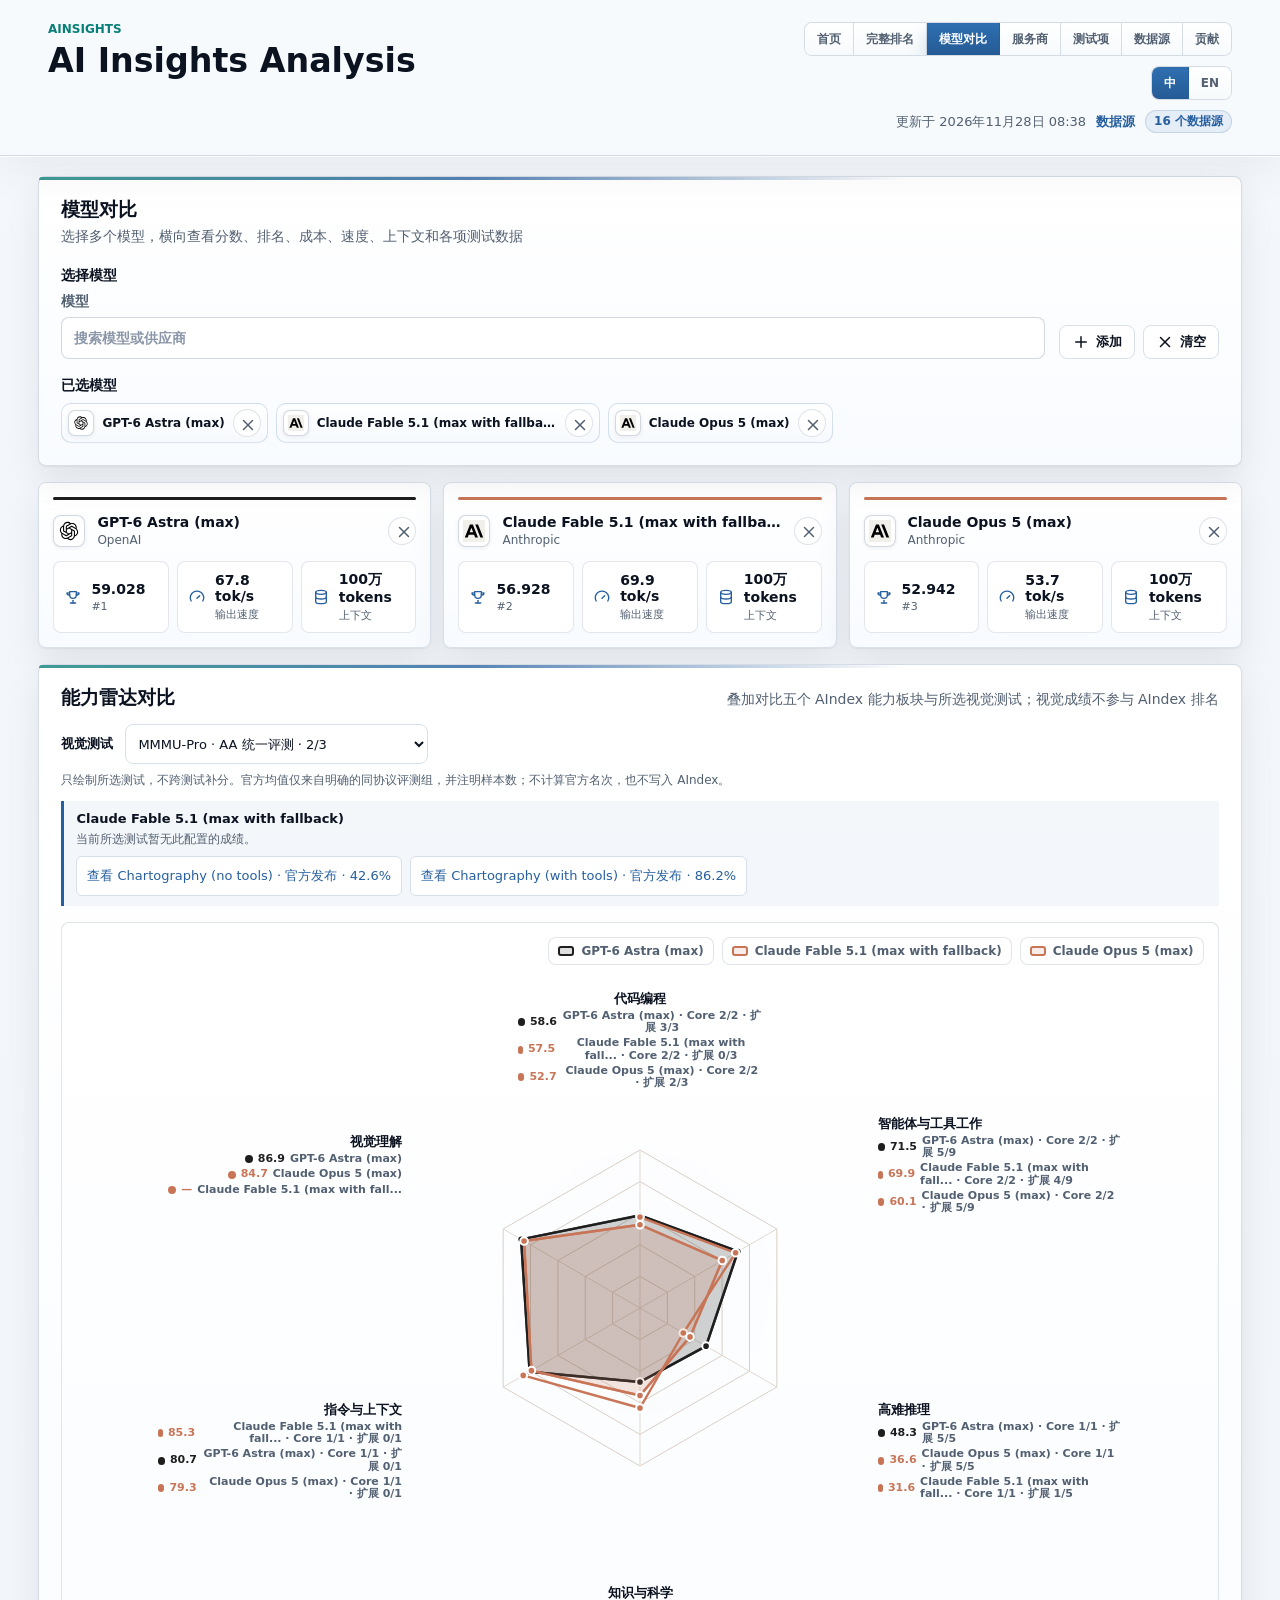
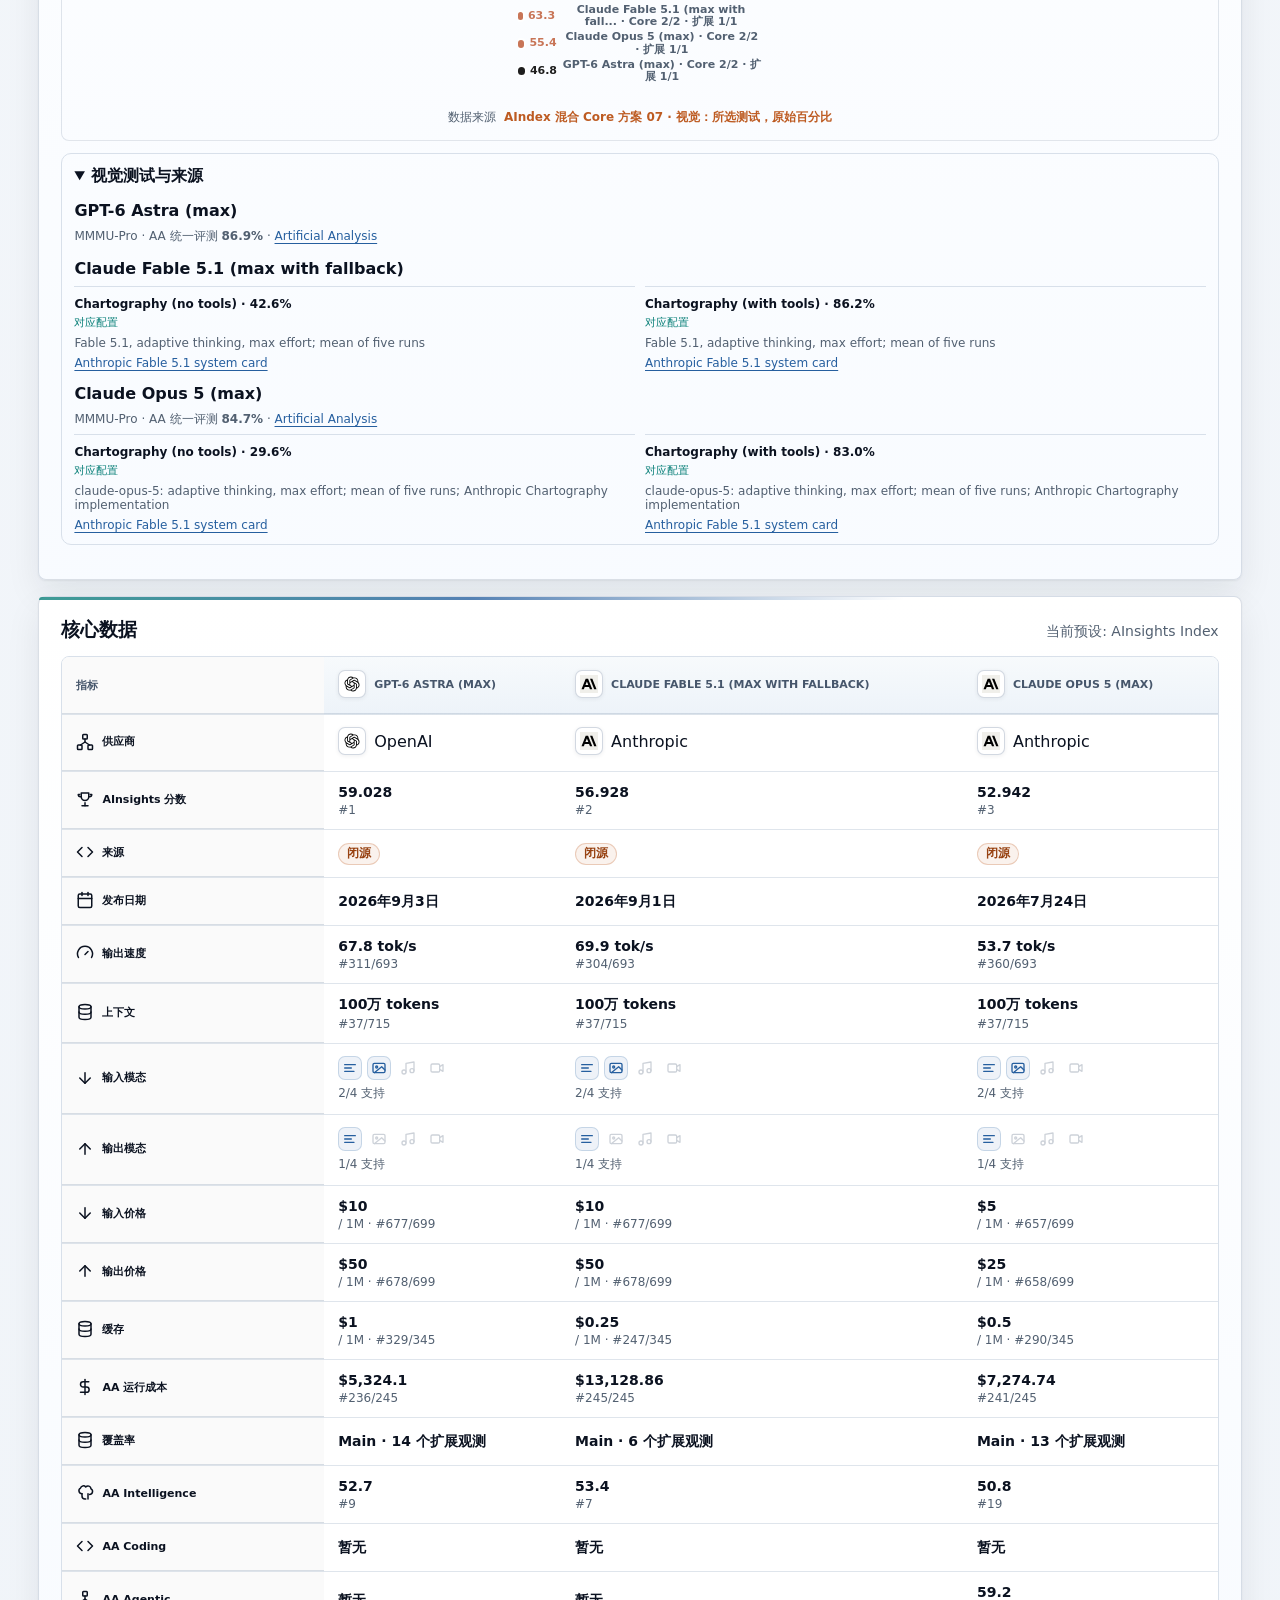
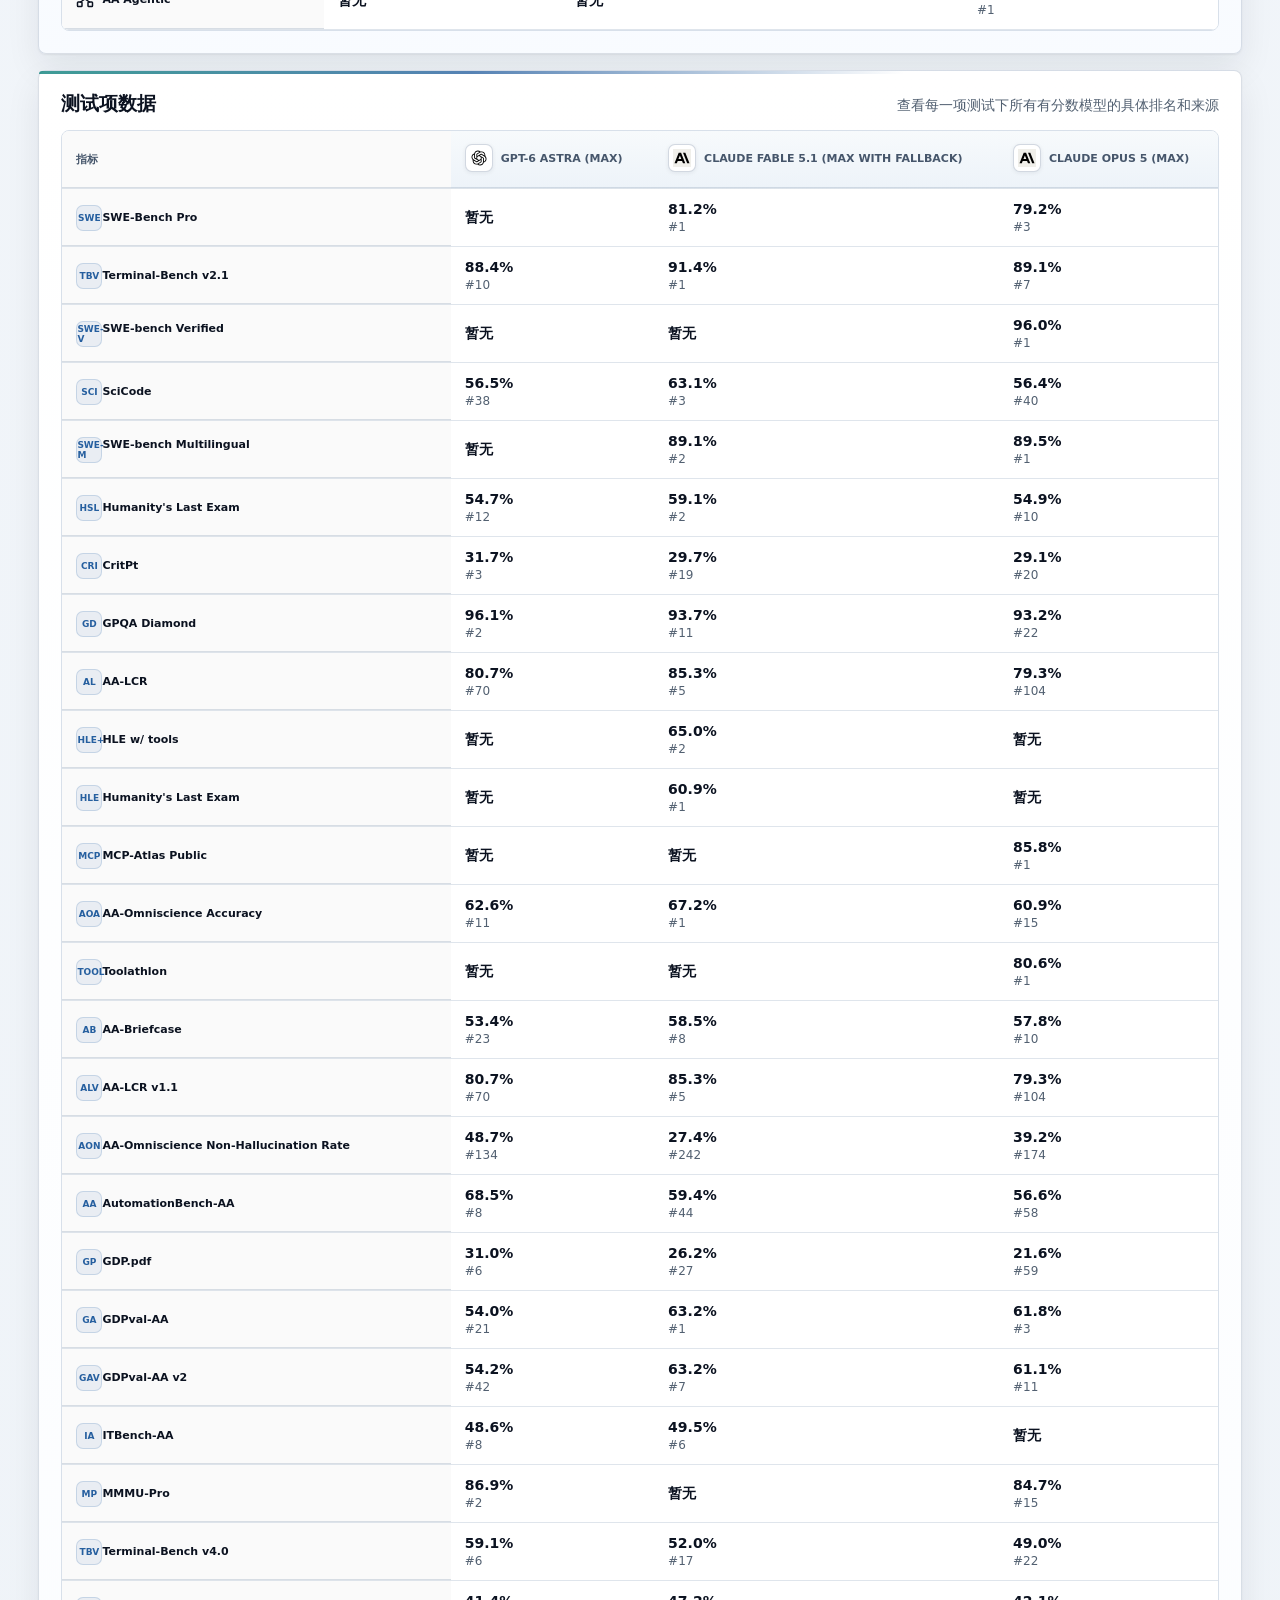
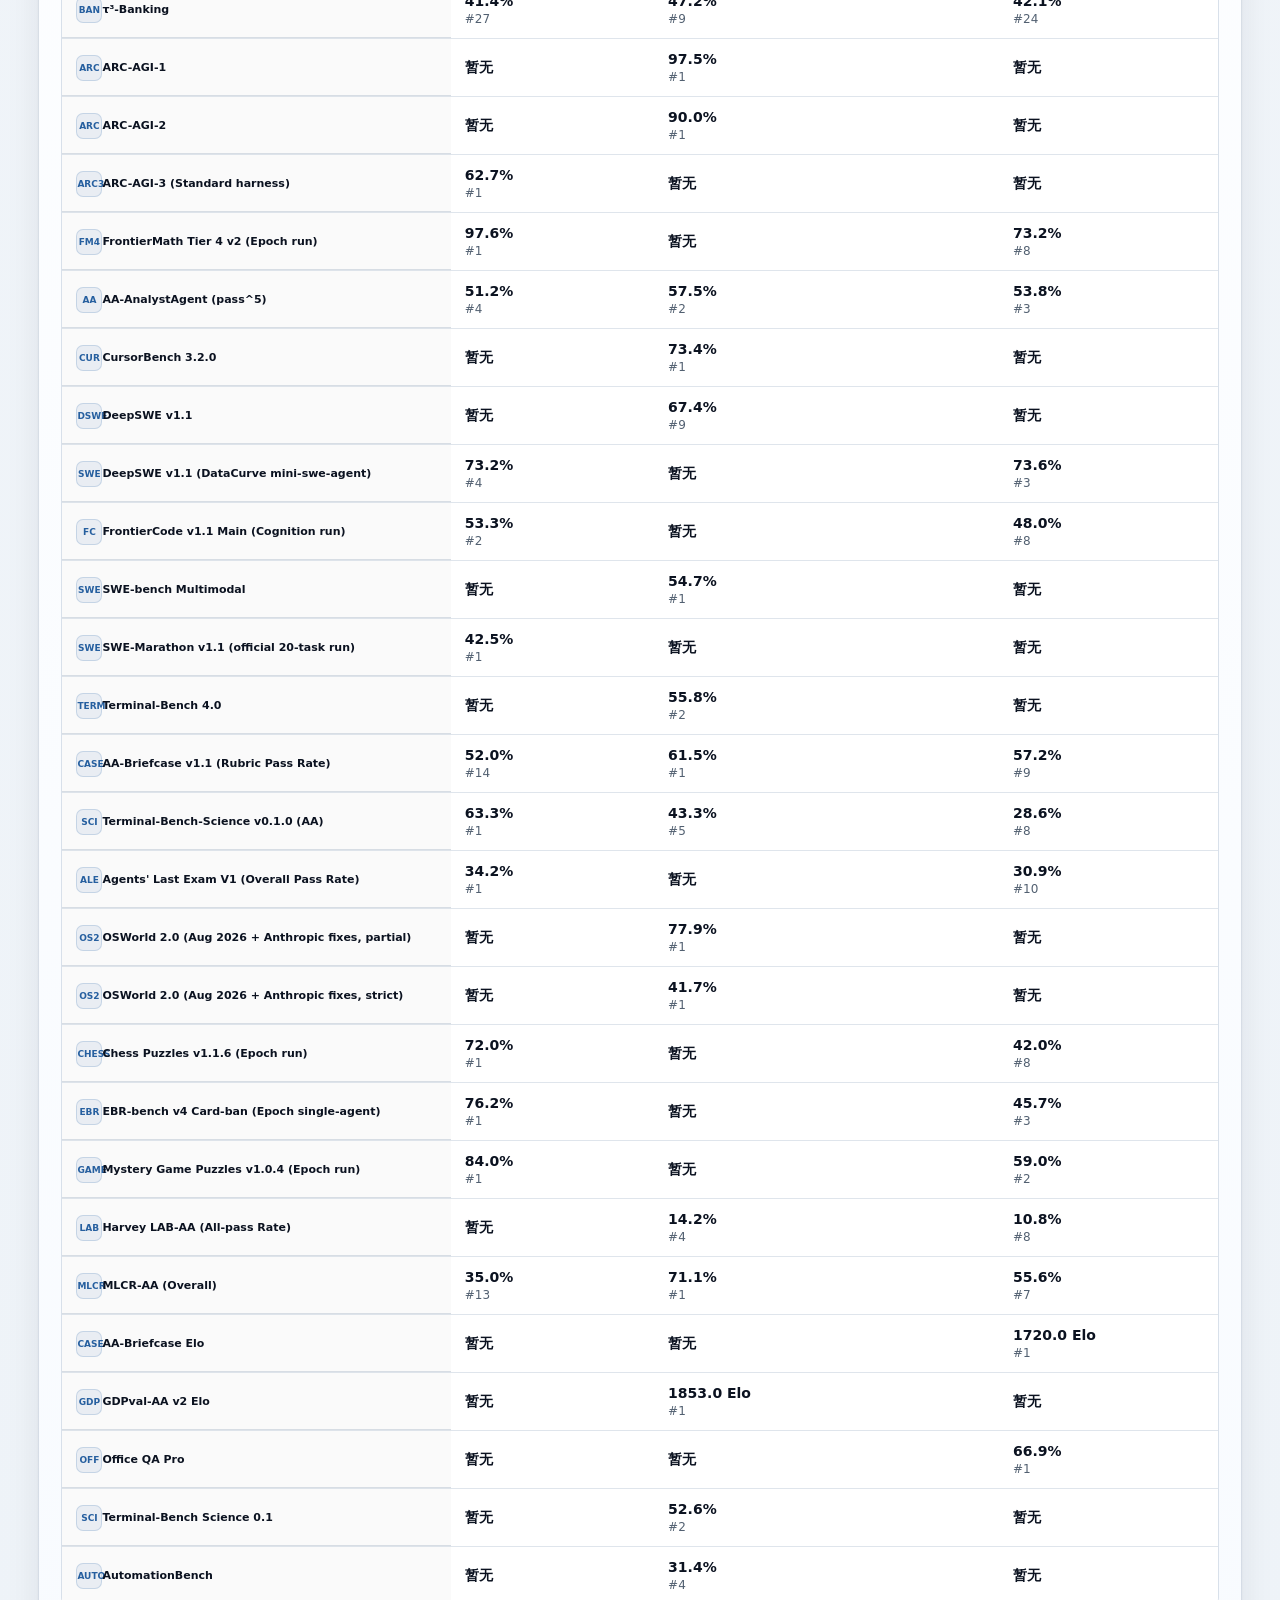
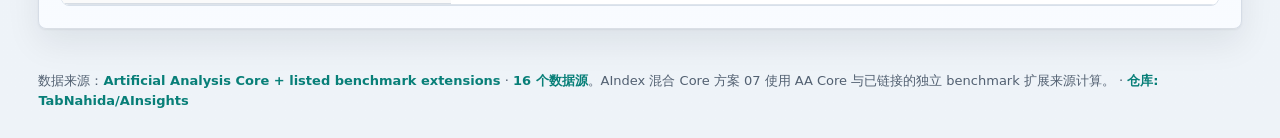
<file: docs/compare.html>
<!doctype html>
<html lang="zh-CN">
  <head>
    <meta charset="utf-8" />
    <meta name="viewport" content="width=device-width, initial-scale=1" />
    <title>Compare Models - AI Insights Analysis</title>
    <meta name="description" content="Compare AI models side by side with AInsights Index (AIndex), benchmark coverage, cost, speed, and source-backed evaluation data." />
    <meta name="keywords" content="AInsights Index, AIndex, AI model benchmark, LLM leaderboard, Artificial Analysis" />
    <link rel="canonical" href="https://ainsights.tab.homes/compare.html" />
    <meta property="og:title" content="Compare Models - AI Insights Analysis" />
    <meta property="og:description" content="Compare AI models with AInsights Index (AIndex), benchmark evidence, cost, speed, and source-backed rankings." />
    <meta property="og:type" content="website" />
    <meta property="og:url" content="https://ainsights.tab.homes/compare.html" />
    <meta name="twitter:card" content="summary" />
    <script type="application/ld+json">{"@context":"https://schema.org","@type":"WebPage","name":"Compare Models - AI Insights Analysis","alternateName":["AInsights Index","AIndex"],"url":"https://ainsights.tab.homes/compare.html","description":"Compare AI models side by side with AInsights Index (AIndex), benchmark coverage, cost, speed, and source-backed evaluation data."}</script>
    <link rel="icon" href="./favicon.svg" type="image/svg+xml" />
    <link rel="stylesheet" href="./styles.css?v=20260919-fable-radar" />
  </head>
  <body data-page="compare">
    <header class="topbar">
      <div>
        <p class="eyebrow">AInsights</p>
        <h1>AI Insights Analysis</h1>
      </div>
      <div class="header-actions">
        <nav class="segmented-control compact" id="pageButtons" aria-label="页面"></nav>
        <div class="segmented-control compact" id="languageButtons" role="group" aria-label="语言"></div>
        <div class="source-block">
          <span id="updatedAt">加载中</span>
          <a id="sourceLink" href="https://artificialanalysis.ai/evaluations/artificial-analysis-intelligence-index" target="_blank" rel="noreferrer">数据源</a>
          <a id="sourcesLink" class="source-badge" href="sources.html">全部数据源</a>
        </div>
      </div>
    </header>

    <main>
      <section class="home-view" id="homeView" hidden>
        <section class="home-metrics" id="homeMetrics" aria-label="首页摘要"></section>

        <section class="chart-shell latest-models-shell" aria-labelledby="latestModelsTitle">
          <div class="chart-head">
            <div>
              <h2 id="latestModelsTitle">最新模型</h2>
              <p id="latestModelsSubtitle">按发布日期展示最近进入数据集的去重模型</p>
            </div>
          </div>
          <div class="latest-models" id="latestModels"></div>
        </section>

        <section class="chart-shell" aria-labelledby="top20Title">
          <div class="chart-head">
            <div>
              <h2 id="top20Title">AInsights Index Top</h2>
              <p id="top20Subtitle">固定使用 AInsights Index，按宽度最多展示 30 个去重模型</p>
            </div>
            <a id="viewFullRankingLink" href="full-rank.html">完整排名</a>
          </div>
          <div class="bar-chart" id="top20Chart"></div>
        </section>

        <section class="chart-shell" aria-labelledby="costScatterTitle">
          <div class="chart-head">
            <div>
              <h2 id="costScatterTitle">智能 vs 运行成本</h2>
              <p id="costScatterSubtitle">分数与 AA Intelligence Index 运行成本</p>
            </div>
          </div>
          <div class="scatter-chart" id="costScatter"></div>
        </section>

        <section class="insight-grid" aria-label="数据分布">
          <section class="chart-shell" aria-labelledby="scoreBandsTitle">
            <div class="chart-head">
              <div>
                <h2 id="scoreBandsTitle">分数带分布</h2>
                <p id="scoreBandsSubtitle">去重模型在 AInsights Index 上的集中区间</p>
              </div>
            </div>
            <div class="score-bands" id="scoreBands"></div>
          </section>

          <section class="chart-shell" aria-labelledby="providerChartTitle">
            <div class="chart-head">
              <div>
                <h2 id="providerChartTitle">机构覆盖</h2>
                <p id="providerChartSubtitle">按可评分去重模型数量和最高分展示</p>
              </div>
            </div>
            <div class="provider-chart" id="providerChart"></div>
          </section>
        </section>

        <section class="chart-shell source-explorer" aria-labelledby="sourceExplorerTitle">
          <div class="chart-head">
            <div>
              <h2 id="sourceExplorerTitle">测评源地图</h2>
              <p id="sourceExplorerSubtitle">AA Core 与已链接的独立 benchmark 扩展来源，并列展示计分角色与协议</p>
            </div>
          </div>
          <div class="source-grid" id="sourceExplorer"></div>
        </section>
      </section>

      <section class="ranking-view" id="rankingView" hidden>
        <section class="controls" aria-label="排名控制">
          <div class="preset-row" id="presetButtons" role="tablist" aria-label="排名预设"></div>
          <div class="switch-row">
            <div class="segmented-control" id="viewButtons" role="group" aria-label="展示方式"></div>
            <div class="segmented-control" id="sourceFilterButtons" role="group" aria-label="模型来源"></div>
          </div>
          <div class="filter-row">
            <label class="search-label">
              <span id="searchLabel">搜索</span>
              <input id="searchInput" type="search" placeholder="模型或机构" />
            </label>
            <label class="toggle-label">
              <input id="dedupeToggle" type="checkbox" checked />
              <span id="dedupeLabel">去除重复档位</span>
            </label>
          </div>
          <div class="summary-row" id="summaryRow"></div>
        </section>

        <section class="custom-panel" id="customPanel" hidden>
          <div class="panel-head">
            <h2 id="customTitle">自定义占比</h2>
            <button id="resetWeightsButton" type="button">重置</button>
          </div>
          <div class="weights-grid" id="weightsGrid"></div>
        </section>

        <section class="ranking-shell">
          <div class="histogram-list" id="histogramList"></div>
          <div class="table-wrap" id="tableRanking">
            <table>
              <thead>
                <tr>
                  <th class="rank-col">#</th>
                  <th id="modelHeader">模型</th>
                  <th id="scoreHeader">综合分</th>
                  <th id="speedHeader">速度</th>
                  <th id="contextHeader">上下文</th>
                  <th id="priceHeader">价格</th>
                  <th id="sourceHeader">来源</th>
                  <th id="coverageHeader">覆盖</th>
                </tr>
              </thead>
              <tbody id="rankingBody"></tbody>
            </table>
          </div>
          <div class="text-ranking" id="textRanking" hidden></div>
        </section>
      </section>

      <section class="sources-view" id="sourcesView" hidden>
        <section class="chart-shell sources-shell" aria-labelledby="sourcesPageTitle">
          <div class="chart-head">
            <div>
              <h2 id="sourcesPageTitle">全部数据源</h2>
              <p id="sourcesPageSubtitle">主数据、公开榜单、官方发布和模型卡来源</p>
            </div>
          </div>
          <div class="source-overview-grid" id="sourceOverview"></div>
        </section>

        <section class="chart-shell source-map-shell" aria-labelledby="sourceMetricMapTitle">
          <div class="chart-head">
            <div>
              <h2 id="sourceMetricMapTitle">数据源与测试项映射</h2>
              <p id="sourceMetricMapSubtitle">每个来源对应的 benchmark、覆盖模型数和分数记录</p>
            </div>
          </div>
          <div class="source-metric-map" id="sourceMetricMap"></div>
        </section>
      </section>

      <section class="compare-view" id="compareView">
        <section class="chart-shell compare-picker-shell" aria-labelledby="comparePageTitle">
          <div class="chart-head">
            <div>
              <h2 id="comparePageTitle">模型对比</h2>
              <p id="comparePageSubtitle">选择多个模型，横向查看关键数据</p>
            </div>
          </div>
          <div class="compare-picker">
            <div>
              <h2 id="comparePickerTitle">选择模型</h2>
              <div class="compare-search-wrap">
                <label class="search-label compare-search-label">
                  <span id="compareModelSelectLabel">模型</span>
                  <input id="compareModelSelect" type="search" autocomplete="off" aria-controls="compareModelOptions" aria-expanded="false" placeholder="搜索模型或供应商" />
                </label>
                <div class="compare-option-list" id="compareModelOptions" role="listbox" aria-label="可添加模型" hidden></div>
              </div>
            </div>
            <div class="compare-picker-actions">
              <button id="compareAddButton" type="button">添加</button>
              <button id="compareClearButton" type="button">清空</button>
            </div>
          </div>
          <div class="compare-selected-head">
            <h2 id="compareSelectedTitle">已选模型</h2>
          </div>
          <div class="compare-selected" id="compareSelectedModels"></div>
        </section>
        <div class="compare-results" id="compareResults"></div>
      </section>

      <section class="benchmark-view" id="benchmarkView" hidden>
        <div class="benchmark-detail" id="benchmarkDetail"></div>
      </section>

      <section class="model-view" id="modelView" hidden>
        <div class="model-detail" id="modelDetail"></div>
      </section>

      <section class="provider-view" id="providerView" hidden>
        <div class="provider-detail" id="providerDetail"></div>
      </section>
    </main>

    <footer class="site-footer" id="siteFooter">
      数据来源：<a href="https://artificialanalysis.ai/evaluations/artificial-analysis-intelligence-index" target="_blank" rel="noreferrer">Artificial Analysis</a> Core 与已链接的独立 benchmark 扩展来源。AIndex 方案 18 基于这些观测成绩重新计算。
      · <a href="https://github.com/TabNahida/AInsights" target="_blank" rel="noreferrer">TabNahida/AInsights</a>
    </footer>

    <template id="metricTemplate">
      <label class="weight-control">
        <span></span>
        <input type="range" min="0" max="100" step="0.01" />
        <output></output>
      </label>
    </template>

    <script src="./data/models.js?v=2f4c15e92df0"></script>
    <script src="./app-utils.js?v=20260812-pricing3"></script>
    <script src="./app.js?v=20260922-aa-fields"></script>
  </body>
</html>
</file>
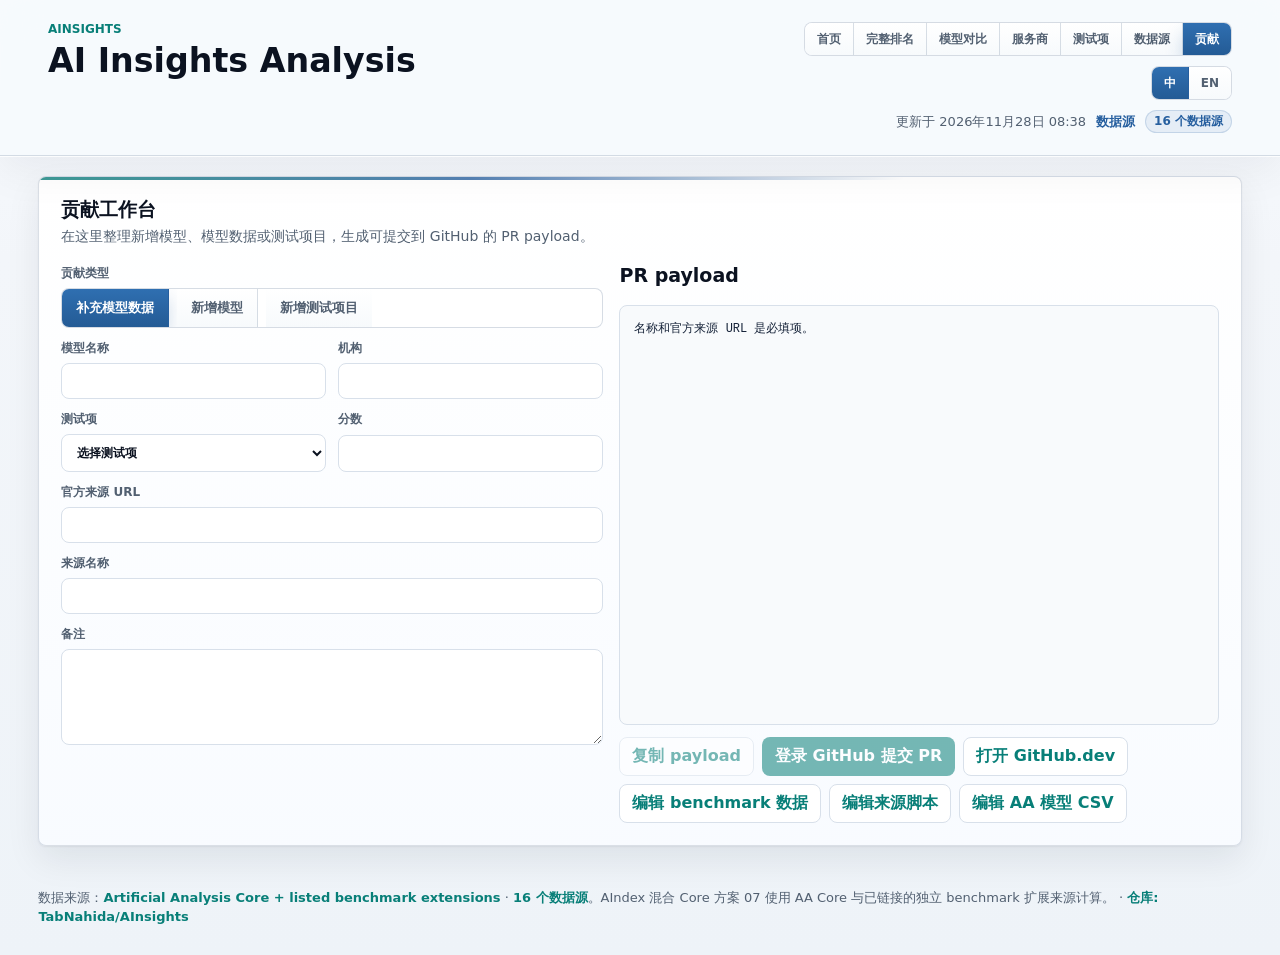
<file: docs/contribute.html>
<!doctype html>
<html lang="zh-CN">
  <head>
    <meta charset="utf-8" />
    <meta name="viewport" content="width=device-width, initial-scale=1" />
    <title>Contribute - AI Insights Analysis</title>
    <meta name="description" content="Contribute corrections or new benchmark sources for AInsights Index (AIndex), AI model rankings, and source-backed evaluation data." />
    <meta name="keywords" content="AInsights Index, AIndex, AI model benchmark, LLM leaderboard, Artificial Analysis" />
    <link rel="canonical" href="https://ainsights.tab.homes/contribute.html" />
    <meta property="og:title" content="Contribute - AI Insights Analysis" />
    <meta property="og:description" content="Compare AI models with AInsights Index (AIndex), benchmark evidence, cost, speed, and source-backed rankings." />
    <meta property="og:type" content="website" />
    <meta property="og:url" content="https://ainsights.tab.homes/contribute.html" />
    <meta name="twitter:card" content="summary" />
    <script type="application/ld+json">{"@context":"https://schema.org","@type":"WebPage","name":"Contribute - AI Insights Analysis","alternateName":["AInsights Index","AIndex"],"url":"https://ainsights.tab.homes/contribute.html","description":"Contribute corrections or new benchmark sources for AInsights Index (AIndex), AI model rankings, and source-backed evaluation data."}</script>
    <link rel="icon" href="./favicon.svg" type="image/svg+xml" />
    <link rel="stylesheet" href="./styles.css?v=20260919-fable-radar" />
  </head>
  <body data-page="contribute">
    <header class="topbar">
      <div>
        <p class="eyebrow">AInsights</p>
        <h1>AI Insights Analysis</h1>
      </div>
      <div class="header-actions">
        <nav class="segmented-control compact" id="pageButtons" aria-label="页面"></nav>
        <div class="segmented-control compact" id="languageButtons" role="group" aria-label="语言"></div>
        <div class="source-block">
          <span id="updatedAt">加载中</span>
          <a id="sourceLink" href="https://artificialanalysis.ai/evaluations/artificial-analysis-intelligence-index" target="_blank" rel="noreferrer">数据源</a>
          <a id="sourcesLink" class="source-badge" href="sources.html">全部数据源</a>
        </div>
      </div>
    </header>

    <main>
      <section class="home-view" id="homeView" hidden>
        <section class="home-metrics" id="homeMetrics" aria-label="首页摘要"></section>
        <section class="chart-shell latest-models-shell" aria-labelledby="latestModelsTitle">
          <div class="chart-head">
            <div>
              <h2 id="latestModelsTitle">最新模型</h2>
              <p id="latestModelsSubtitle">按发布日期展示最近进入数据集的去重模型</p>
            </div>
          </div>
          <div class="latest-models" id="latestModels"></div>
        </section>
        <section class="chart-shell" aria-labelledby="top20Title">
          <div class="chart-head">
            <div>
              <h2 id="top20Title">AInsights Index Top</h2>
              <p id="top20Subtitle">固定使用 AInsights Index，按宽度最多展示 30 个去重模型</p>
            </div>
            <a id="viewFullRankingLink" href="full-rank.html">完整排名</a>
          </div>
          <div class="bar-chart" id="top20Chart"></div>
        </section>
        <section class="chart-shell" aria-labelledby="costScatterTitle">
          <div class="chart-head">
            <div>
              <h2 id="costScatterTitle">智能 vs 运行成本</h2>
              <p id="costScatterSubtitle">分数与 AA Intelligence Index 运行成本</p>
            </div>
          </div>
          <div class="scatter-chart" id="costScatter"></div>
        </section>
        <section class="insight-grid" aria-label="数据分布">
          <section class="chart-shell" aria-labelledby="scoreBandsTitle">
            <div class="chart-head">
              <div>
                <h2 id="scoreBandsTitle">分数带分布</h2>
                <p id="scoreBandsSubtitle">去重模型在 AInsights Index 上的集中区间</p>
              </div>
            </div>
            <div class="score-bands" id="scoreBands"></div>
          </section>
          <section class="chart-shell" aria-labelledby="providerChartTitle">
            <div class="chart-head">
              <div>
                <h2 id="providerChartTitle">机构覆盖</h2>
                <p id="providerChartSubtitle">按可评分去重模型数量和最高分展示</p>
              </div>
            </div>
            <div class="provider-chart" id="providerChart"></div>
          </section>
        </section>
        <section class="chart-shell source-explorer" aria-labelledby="sourceExplorerTitle">
          <div class="chart-head">
            <div>
              <h2 id="sourceExplorerTitle">测评源地图</h2>
              <p id="sourceExplorerSubtitle">AA Core 与已链接的独立 benchmark 扩展来源，并列展示计分角色与协议</p>
            </div>
          </div>
          <div class="source-grid" id="sourceExplorer"></div>
        </section>
      </section>

      <section class="ranking-view" id="rankingView" hidden>
        <section class="controls" aria-label="排名控制">
          <div class="preset-row" id="presetButtons" role="tablist" aria-label="排名预设"></div>
          <div class="switch-row">
            <div class="segmented-control" id="viewButtons" role="group" aria-label="展示方式"></div>
            <div class="segmented-control" id="sourceFilterButtons" role="group" aria-label="模型来源"></div>
          </div>
          <div class="filter-row">
            <label class="search-label">
              <span id="searchLabel">搜索</span>
              <input id="searchInput" type="search" placeholder="模型或机构" />
            </label>
            <label class="toggle-label">
              <input id="dedupeToggle" type="checkbox" checked />
              <span id="dedupeLabel">去除重复档位</span>
            </label>
          </div>
          <div class="summary-row" id="summaryRow"></div>
        </section>

        <section class="custom-panel" id="customPanel" hidden>
          <div class="panel-head">
            <h2 id="customTitle">自定义占比</h2>
            <button id="resetWeightsButton" type="button">重置</button>
          </div>
          <div class="weights-grid" id="weightsGrid"></div>
        </section>

        <section class="ranking-shell">
          <div class="histogram-list" id="histogramList"></div>
          <div class="table-wrap" id="tableRanking">
            <table>
              <thead>
                <tr>
                  <th class="rank-col">#</th>
                  <th id="modelHeader">模型</th>
                  <th id="scoreHeader">综合分</th>
                  <th id="speedHeader">速度</th>
                  <th id="contextHeader">上下文</th>
                  <th id="priceHeader">价格</th>
                  <th id="sourceHeader">来源</th>
                  <th id="coverageHeader">覆盖</th>
                </tr>
              </thead>
              <tbody id="rankingBody"></tbody>
            </table>
          </div>
          <div class="text-ranking" id="textRanking" hidden></div>
        </section>
      </section>

      <section class="sources-view" id="sourcesView" hidden>
        <section class="chart-shell sources-shell" aria-labelledby="sourcesPageTitle">
          <div class="chart-head">
            <div>
              <h2 id="sourcesPageTitle">全部数据源</h2>
              <p id="sourcesPageSubtitle">主数据、公开榜单、官方发布和模型卡来源</p>
            </div>
          </div>
          <div class="source-overview-grid" id="sourceOverview"></div>
        </section>
        <section class="chart-shell source-map-shell" aria-labelledby="sourceMetricMapTitle">
          <div class="chart-head">
            <div>
              <h2 id="sourceMetricMapTitle">数据源与测试项映射</h2>
              <p id="sourceMetricMapSubtitle">每个来源对应的 benchmark、覆盖模型数和分数记录</p>
            </div>
          </div>
          <div class="source-metric-map" id="sourceMetricMap"></div>
        </section>
      </section>

      <section class="contribute-view" id="contributeView">
        <section class="chart-shell contribute-shell" aria-labelledby="contributePageTitle">
          <div class="chart-head">
            <div>
              <h2 id="contributePageTitle" data-i18n="contributePageTitle">贡献工作台</h2>
              <p id="contributePageSubtitle" data-i18n="contributePageSubtitle">在这里整理新增模型、模型数据或测试项目，生成可提交到 GitHub 的 PR payload。</p>
            </div>
          </div>

          <div class="contribute-layout">
            <form class="contribution-form">
              <label class="contribution-field full">
                <span data-i18n="contributeModeLabel">贡献类型</span>
                <span class="segmented-control contribution-mode" id="contributionModeButtons" role="group" aria-label="贡献类型"></span>
              </label>

              <div class="contribution-field-grid">
                <label class="contribution-field" data-contribution-section="model score">
                  <span data-i18n="contributeModelName">模型名称</span>
                  <input id="contributionModelName" list="contributionModelList" autocomplete="off" />
                  <datalist id="contributionModelList"></datalist>
                </label>
                <label class="contribution-field" data-contribution-section="model score">
                  <span data-i18n="contributeCreator">机构</span>
                  <input id="contributionCreator" autocomplete="organization" />
                </label>
                <label class="contribution-field" data-contribution-section="model">
                  <span data-i18n="contributeReleaseDate">发布日期</span>
                  <input id="contributionReleaseDate" type="date" />
                </label>
                <label class="contribution-field" data-contribution-section="model">
                  <span data-i18n="contributeOpenSource">开放状态</span>
                  <select id="contributionOpenSource">
                    <option value="">Unknown</option>
                    <option value="Proprietary">Proprietary</option>
                    <option value="Open Weights (Permissive License)">Open Weights (Permissive License)</option>
                    <option value="Open Weights (Non-Commercial)">Open Weights (Non-Commercial)</option>
                  </select>
                </label>
                <label class="contribution-field full" data-contribution-section="model">
                  <span data-i18n="contributeModelUrl">模型链接</span>
                  <input id="contributionModelUrl" type="url" inputmode="url" />
                </label>
                <label class="contribution-field" data-contribution-section="score">
                  <span data-i18n="contributeBenchmark">测试项</span>
                  <select id="contributionBenchmark"></select>
                </label>
                <label class="contribution-field" data-contribution-section="score">
                  <span data-i18n="contributeValue">分数</span>
                  <input id="contributionValue" type="number" step="0.01" inputmode="decimal" />
                </label>
                <label class="contribution-field" data-contribution-section="benchmark">
                  <span data-i18n="contributeBenchmarkId">测试项 ID</span>
                  <input id="contributionBenchmarkId" autocomplete="off" />
                </label>
                <label class="contribution-field" data-contribution-section="benchmark">
                  <span data-i18n="contributeBenchmarkName">测试项名称</span>
                  <input id="contributionBenchmarkName" autocomplete="off" />
                </label>
                <label class="contribution-field" data-contribution-section="benchmark">
                  <span data-i18n="contributeBenchmarkCategory">测试项分类</span>
                  <input id="contributionBenchmarkCategory" autocomplete="off" />
                </label>
                <label class="contribution-field" data-contribution-section="benchmark">
                  <span data-i18n="contributeBenchmarkUnit">单位</span>
                  <input id="contributionBenchmarkUnit" autocomplete="off" placeholder="%" />
                </label>
                <label class="contribution-field" data-contribution-section="benchmark">
                  <span data-i18n="contributeBenchmarkIcon">短标签</span>
                  <input id="contributionBenchmarkIcon" autocomplete="off" maxlength="8" />
                </label>
                <label class="contribution-field full">
                  <span data-i18n="contributeSourceUrl">官方来源 URL</span>
                  <input id="contributionSourceUrl" type="url" inputmode="url" />
                </label>
                <label class="contribution-field full">
                  <span data-i18n="contributeSourceLabel">来源名称</span>
                  <input id="contributionSourceLabel" />
                </label>
                <label class="contribution-field full">
                  <span data-i18n="contributeNotes">备注</span>
                  <textarea id="contributionNotes"></textarea>
                </label>
              </div>
            </form>

            <section>
              <div class="chart-head">
                <div>
                  <h2 data-i18n="contributePreviewTitle">PR payload</h2>
                </div>
              </div>
              <pre class="contribution-preview" id="contributionPreview" tabindex="0">填写左侧字段后会生成 payload。</pre>
              <div class="contribution-actions">
                <button id="contributionCopyButton" type="button">复制 payload</button>
                <a id="contributionGithubButton" class="primary" href="#" target="_blank" rel="noreferrer">登录 GitHub 提交 PR</a>
                <a id="contributionGithubDevLink" href="https://github.dev/TabNahida/AInsights" target="_blank" rel="noreferrer">打开 GitHub.dev</a>
                <a id="contributionEditBenchmarksLink" href="https://github.com/TabNahida/AInsights/edit/main/data/benchmarks/benchmark_scores.json" target="_blank" rel="noreferrer">编辑 benchmark 数据</a>
                <a id="contributionEditCollectorLink" href="https://github.com/TabNahida/AInsights/edit/main/benchmarks/collect_benchmark_scores.py" target="_blank" rel="noreferrer">编辑来源脚本</a>
                <a id="contributionEditCsvLink" href="https://github.com/TabNahida/AInsights/edit/main/ArtificialAnalysis/artificialanalysis_raw_scores_wide.csv" target="_blank" rel="noreferrer">编辑 AA 模型 CSV</a>
              </div>
            </section>
          </div>
        </section>
      </section>

      <section class="benchmark-view" id="benchmarkView" hidden>
        <div class="benchmark-detail" id="benchmarkDetail"></div>
      </section>

      <section class="model-view" id="modelView" hidden>
        <div class="model-detail" id="modelDetail"></div>
      </section>

      <section class="provider-view" id="providerView" hidden>
        <div class="provider-detail" id="providerDetail"></div>
      </section>
    </main>

    <footer class="site-footer" id="siteFooter">
      数据来源：<a href="https://artificialanalysis.ai/evaluations/artificial-analysis-intelligence-index" target="_blank" rel="noreferrer">Artificial Analysis</a> Core 与已链接的独立 benchmark 扩展来源。AIndex 方案 18 基于这些观测成绩重新计算。
      · <a href="https://github.com/TabNahida/AInsights" target="_blank" rel="noreferrer">TabNahida/AInsights</a>
    </footer>

    <template id="metricTemplate">
      <label class="weight-control">
        <span></span>
        <input type="range" min="0" max="100" step="0.01" />
        <output></output>
      </label>
    </template>

    <script src="./data/models.js?v=2f4c15e92df0"></script>
    <script src="./app-utils.js?v=20260812-pricing3"></script>
    <script src="./app.js?v=20260922-aa-fields"></script>
  </body>
</html>
</file>
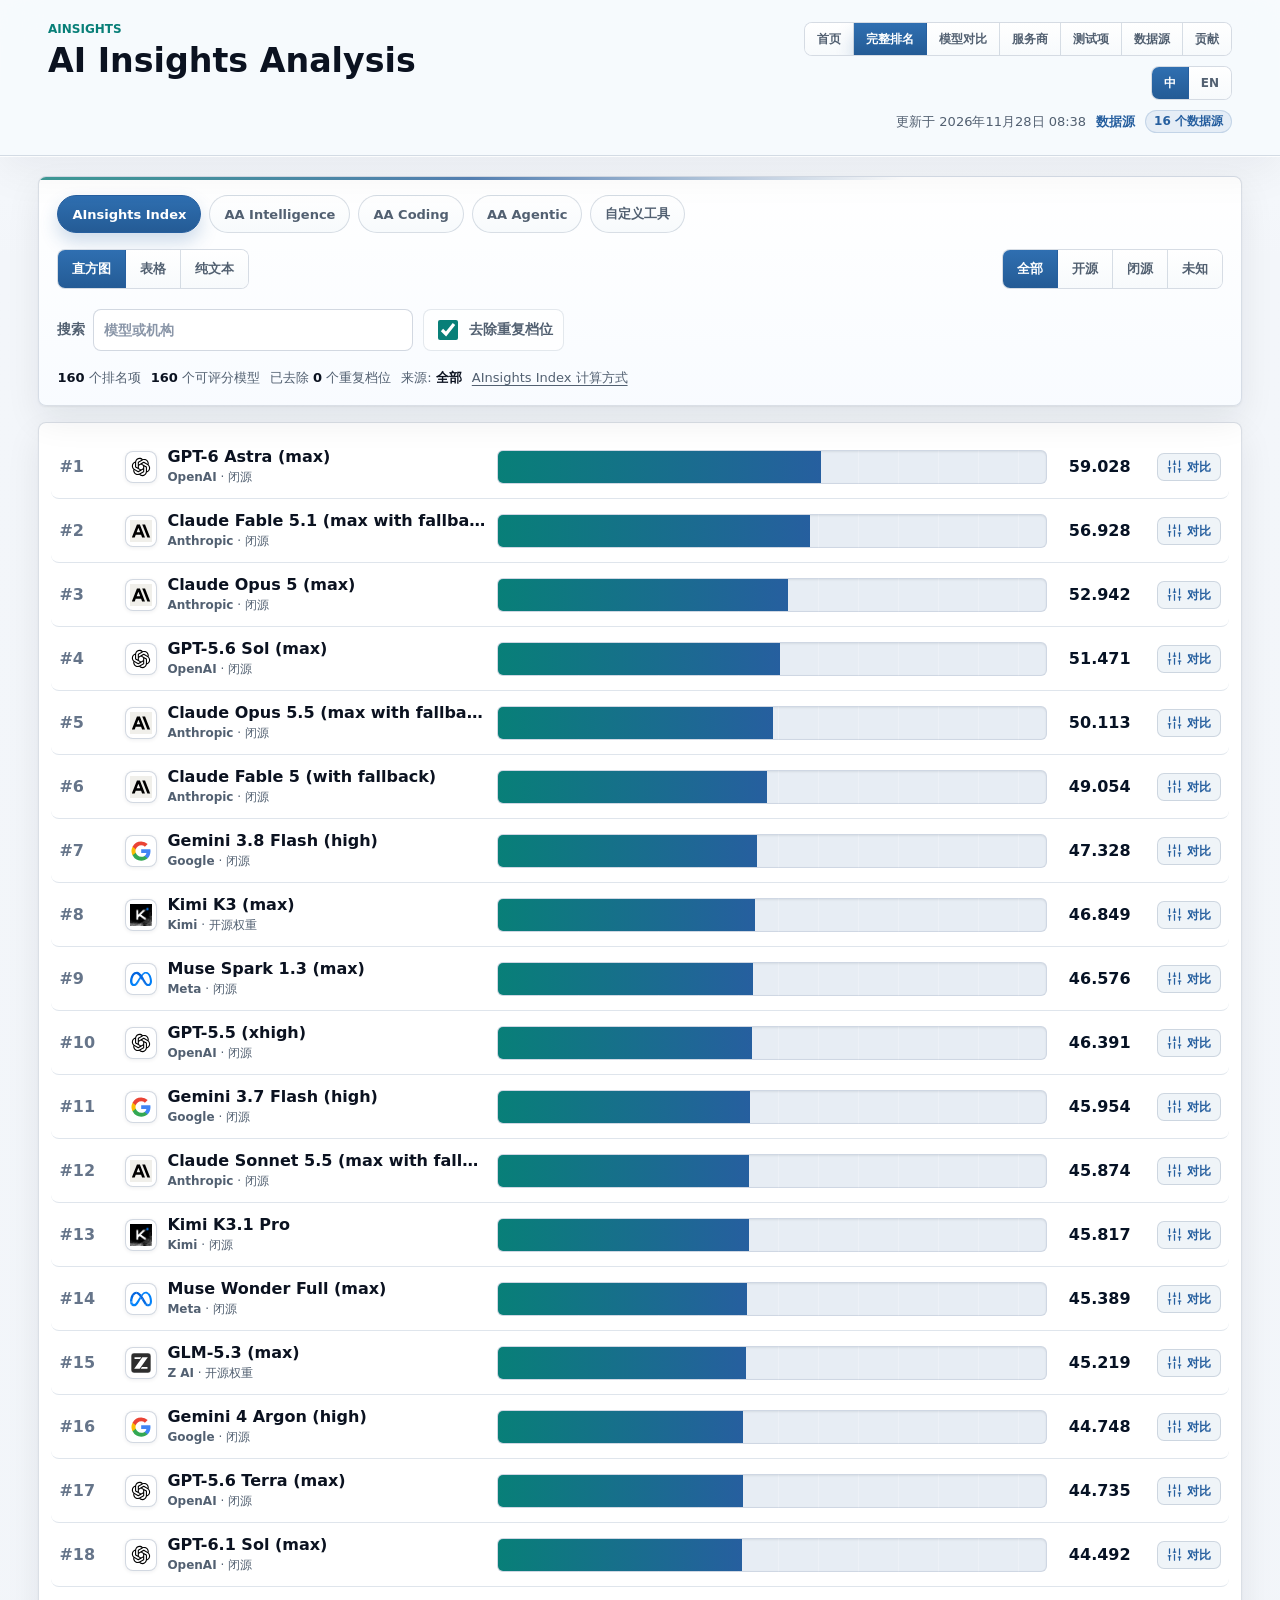
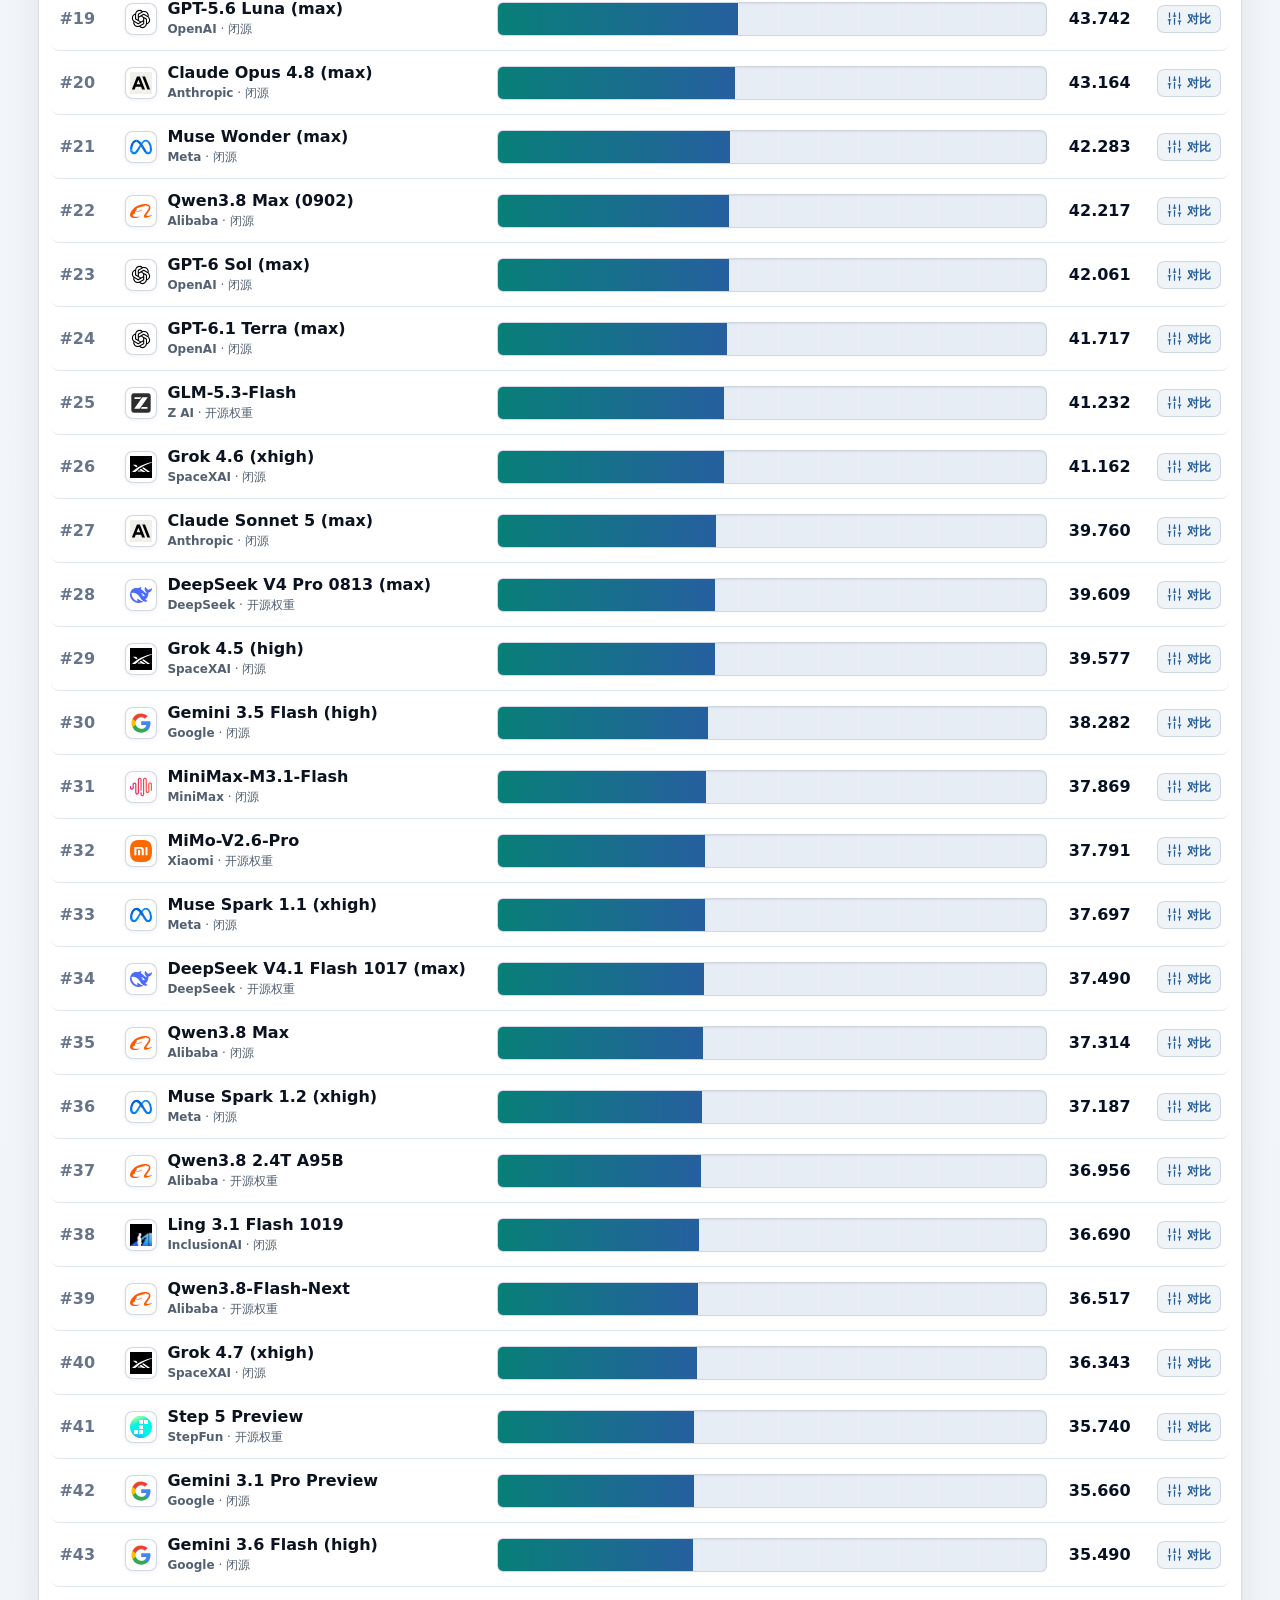
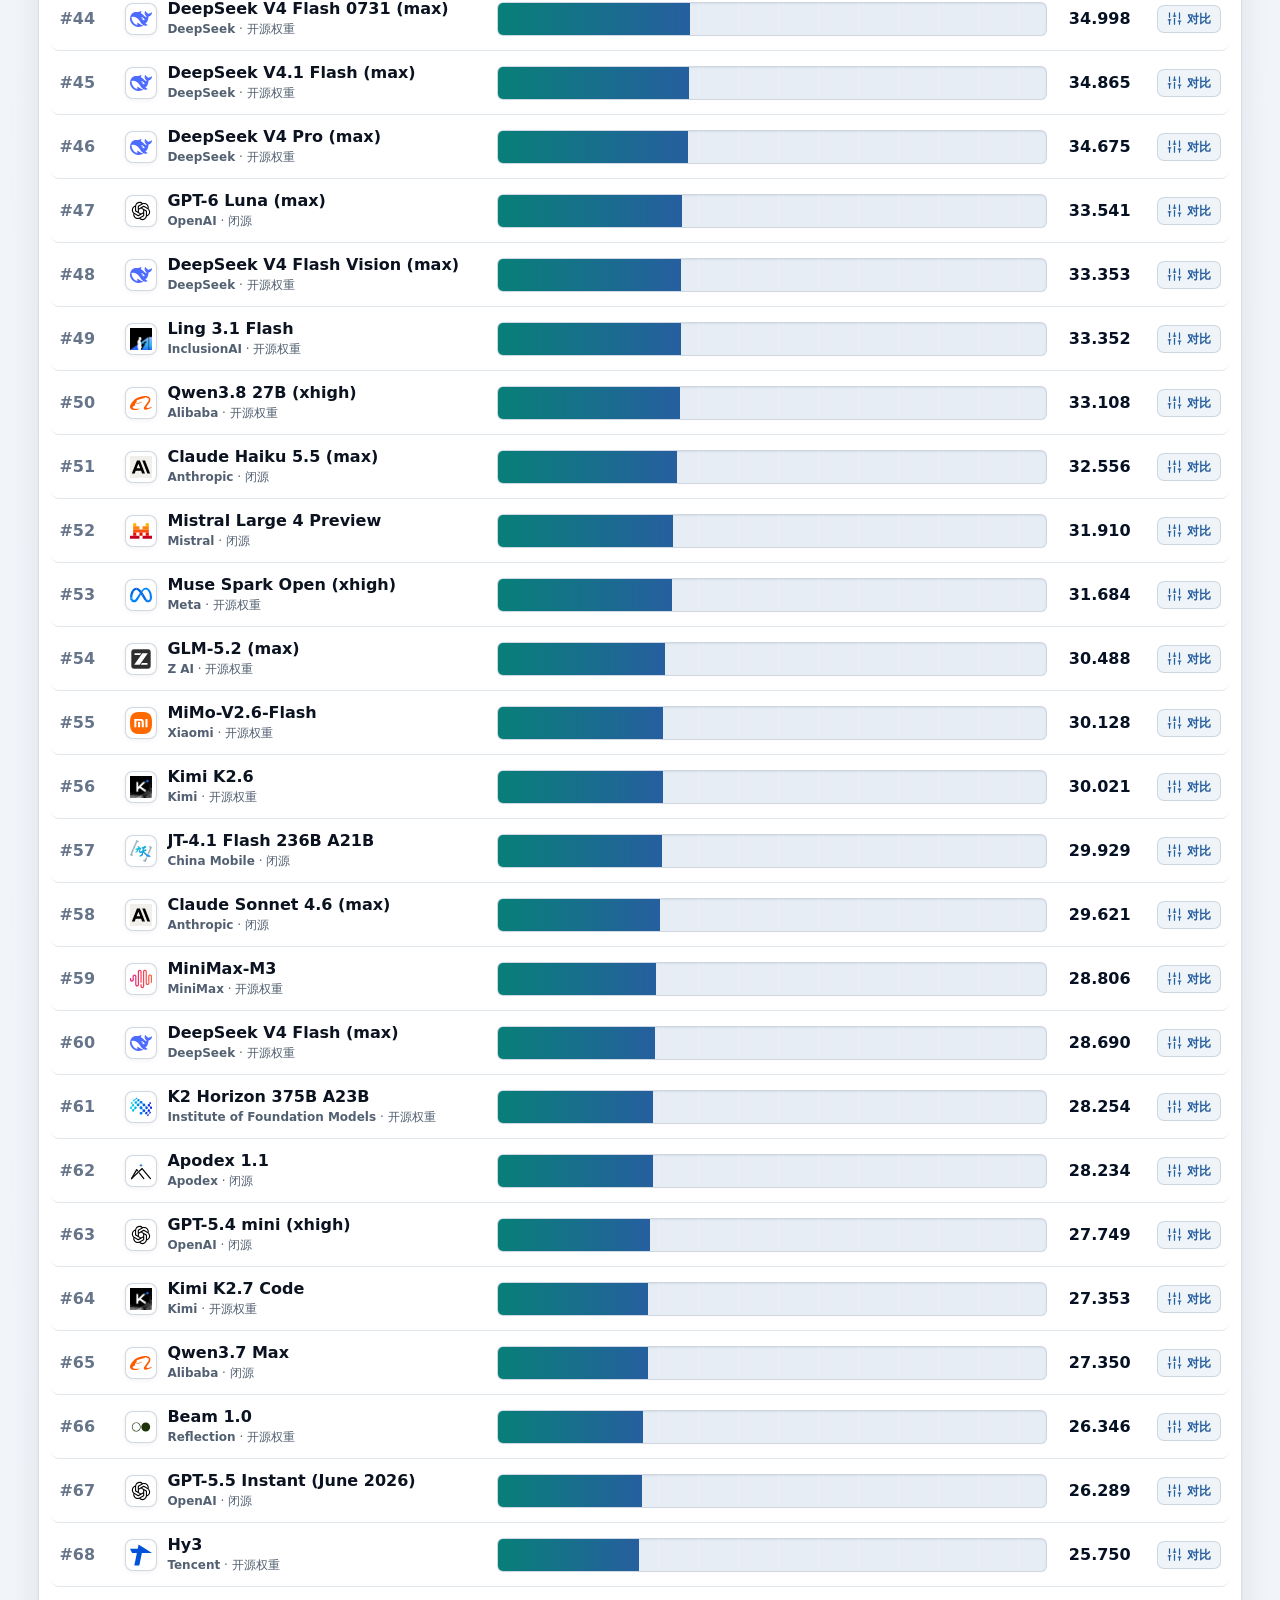
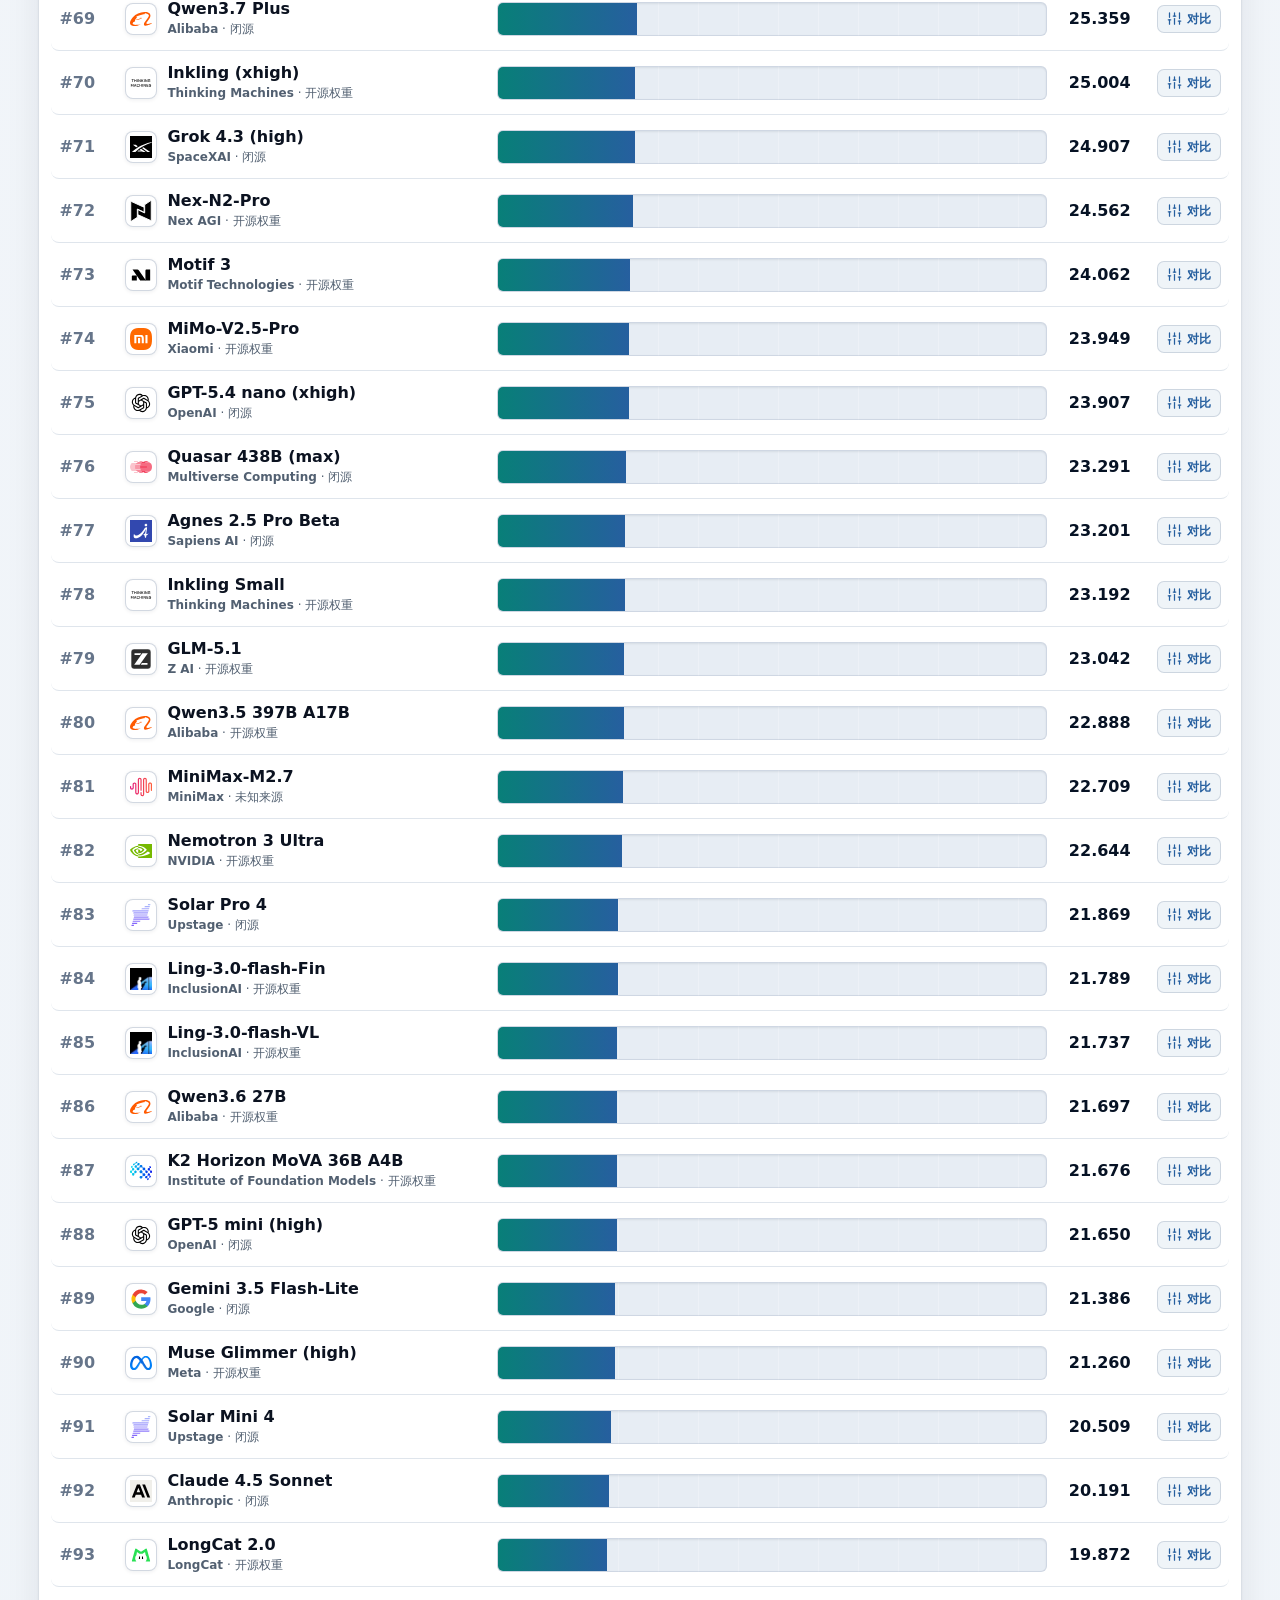
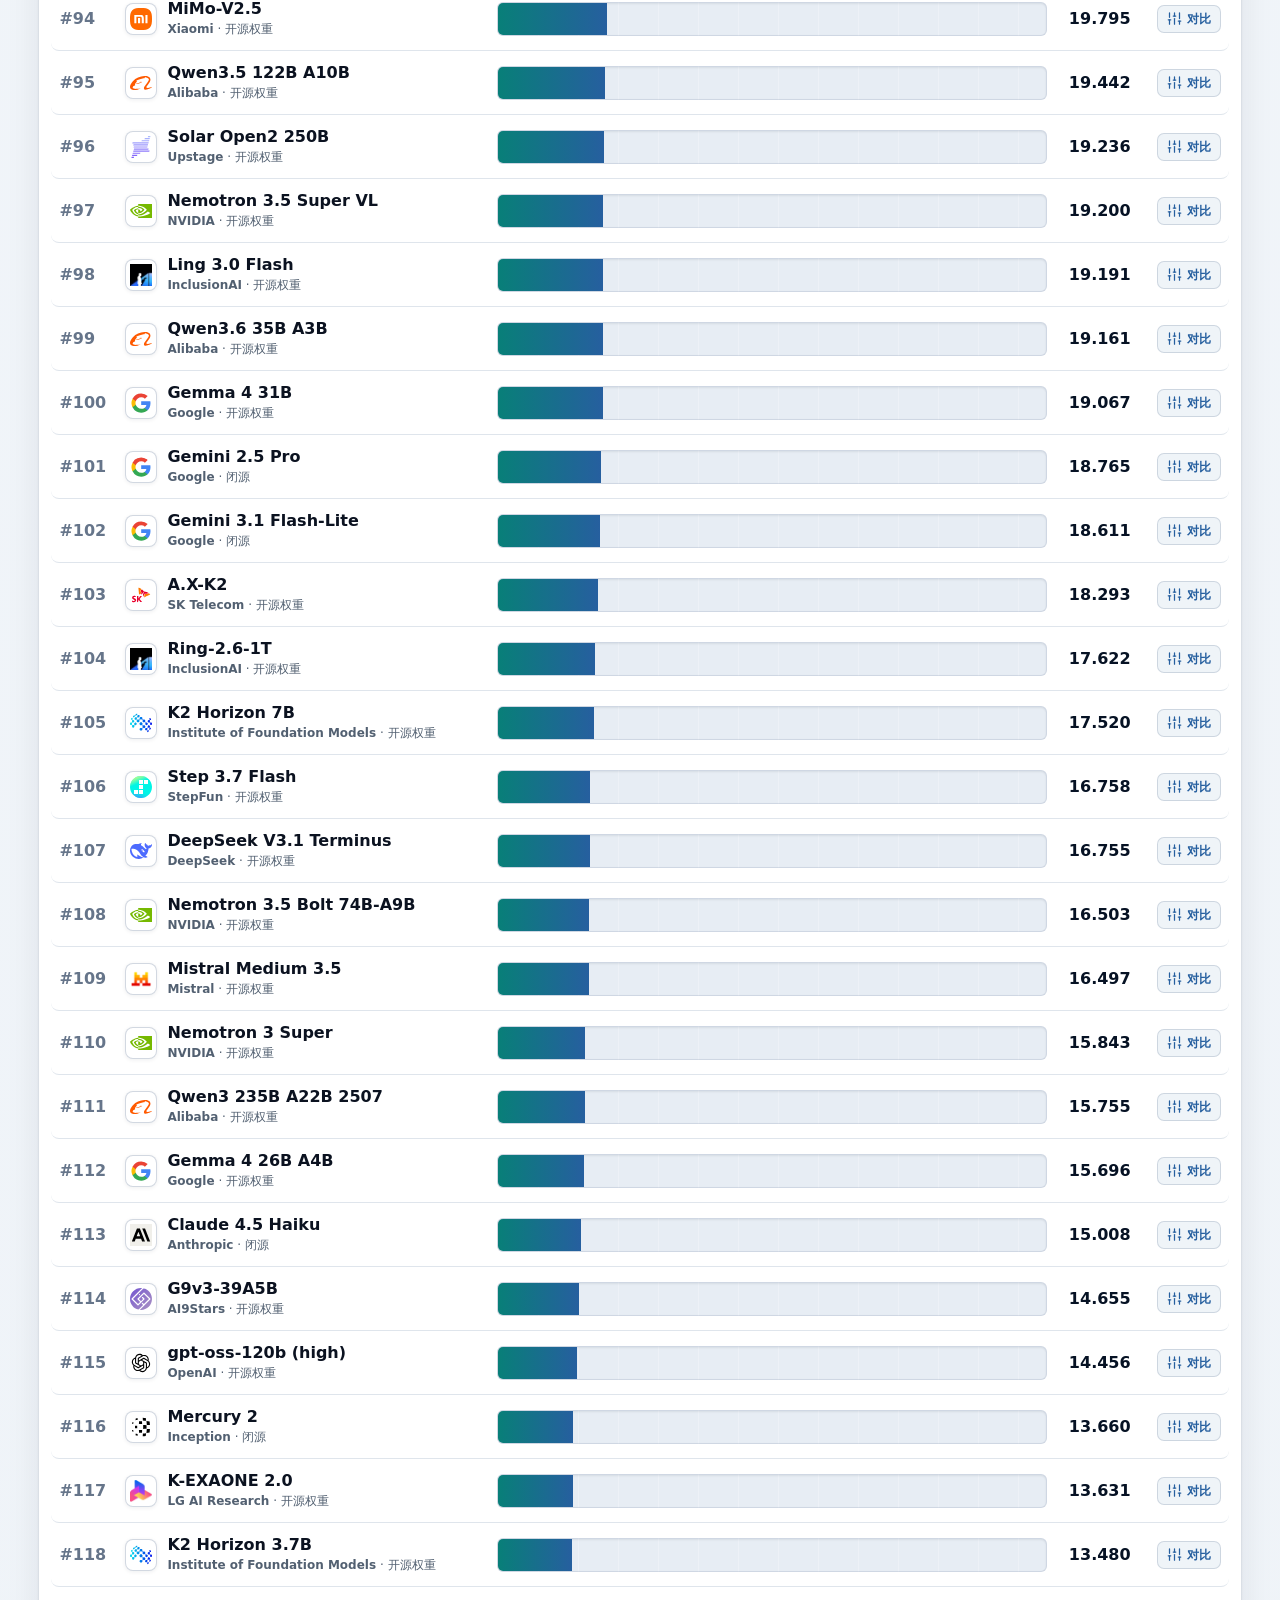
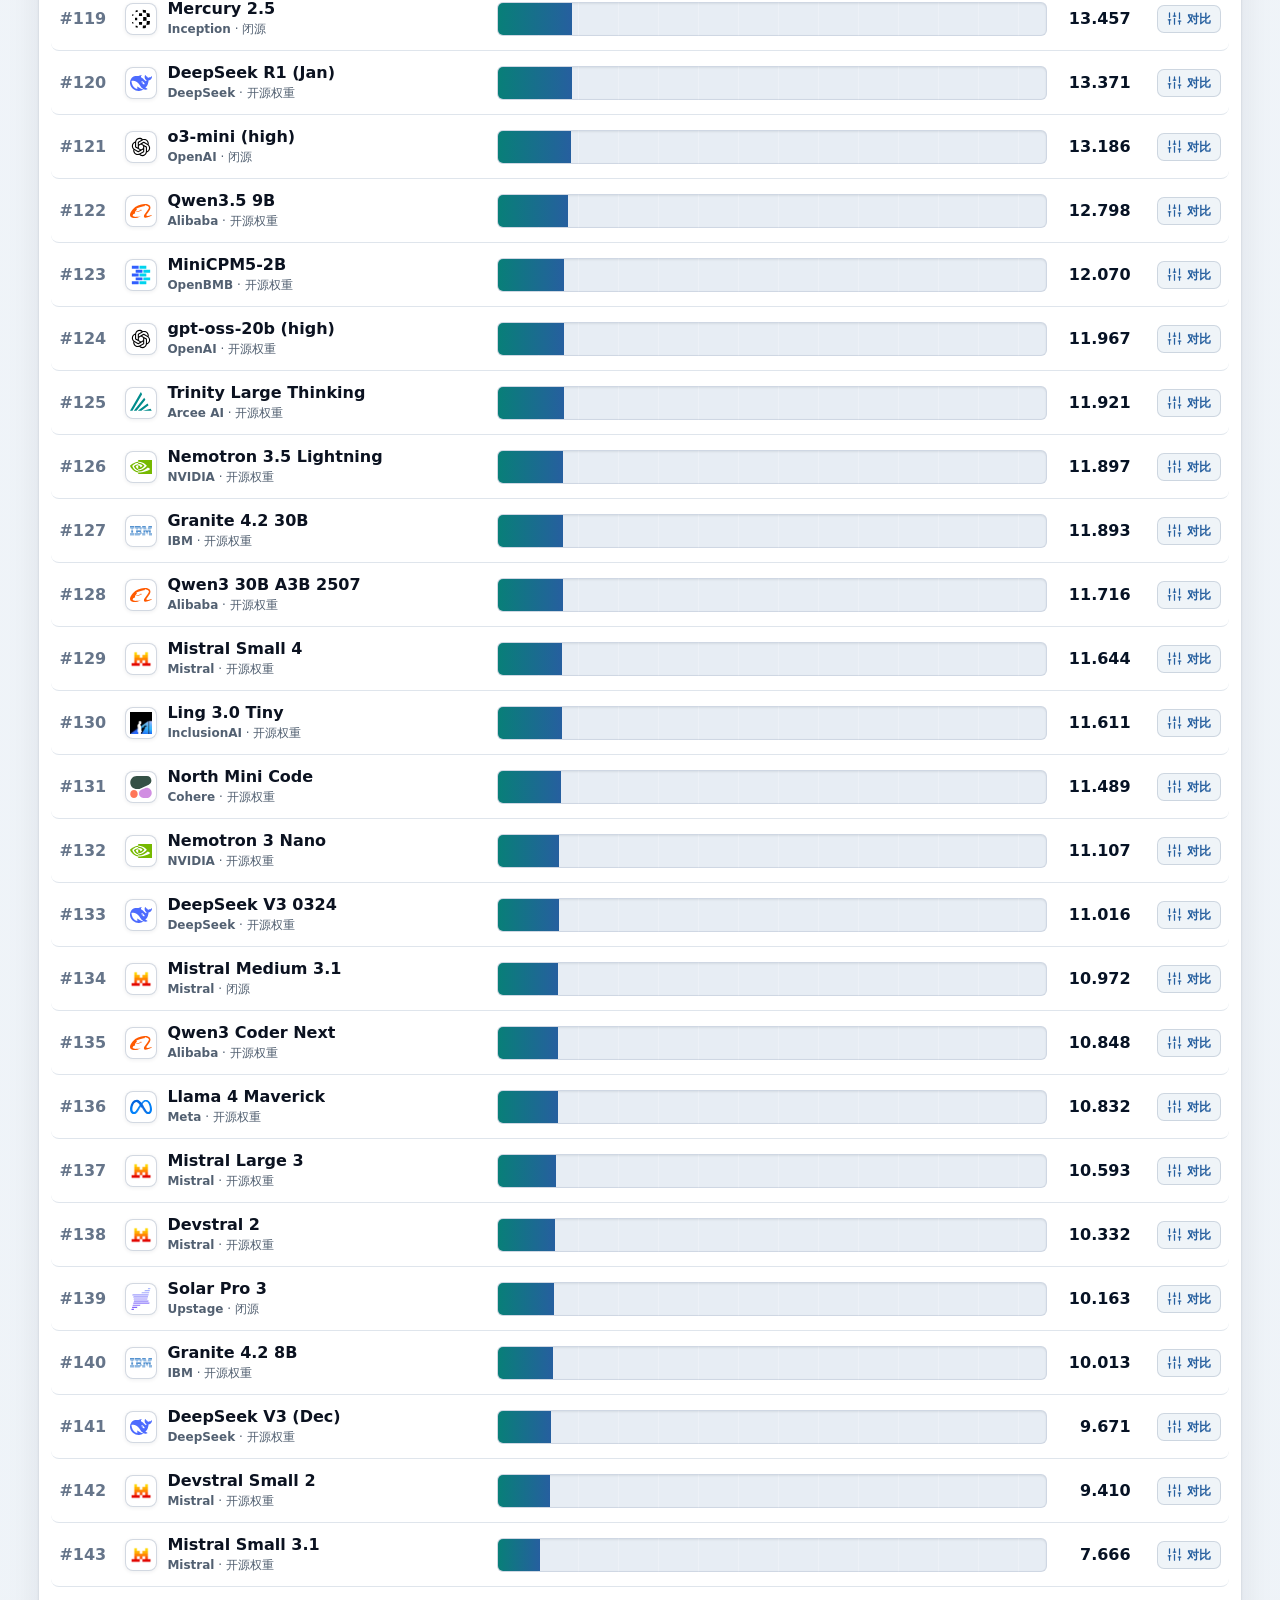
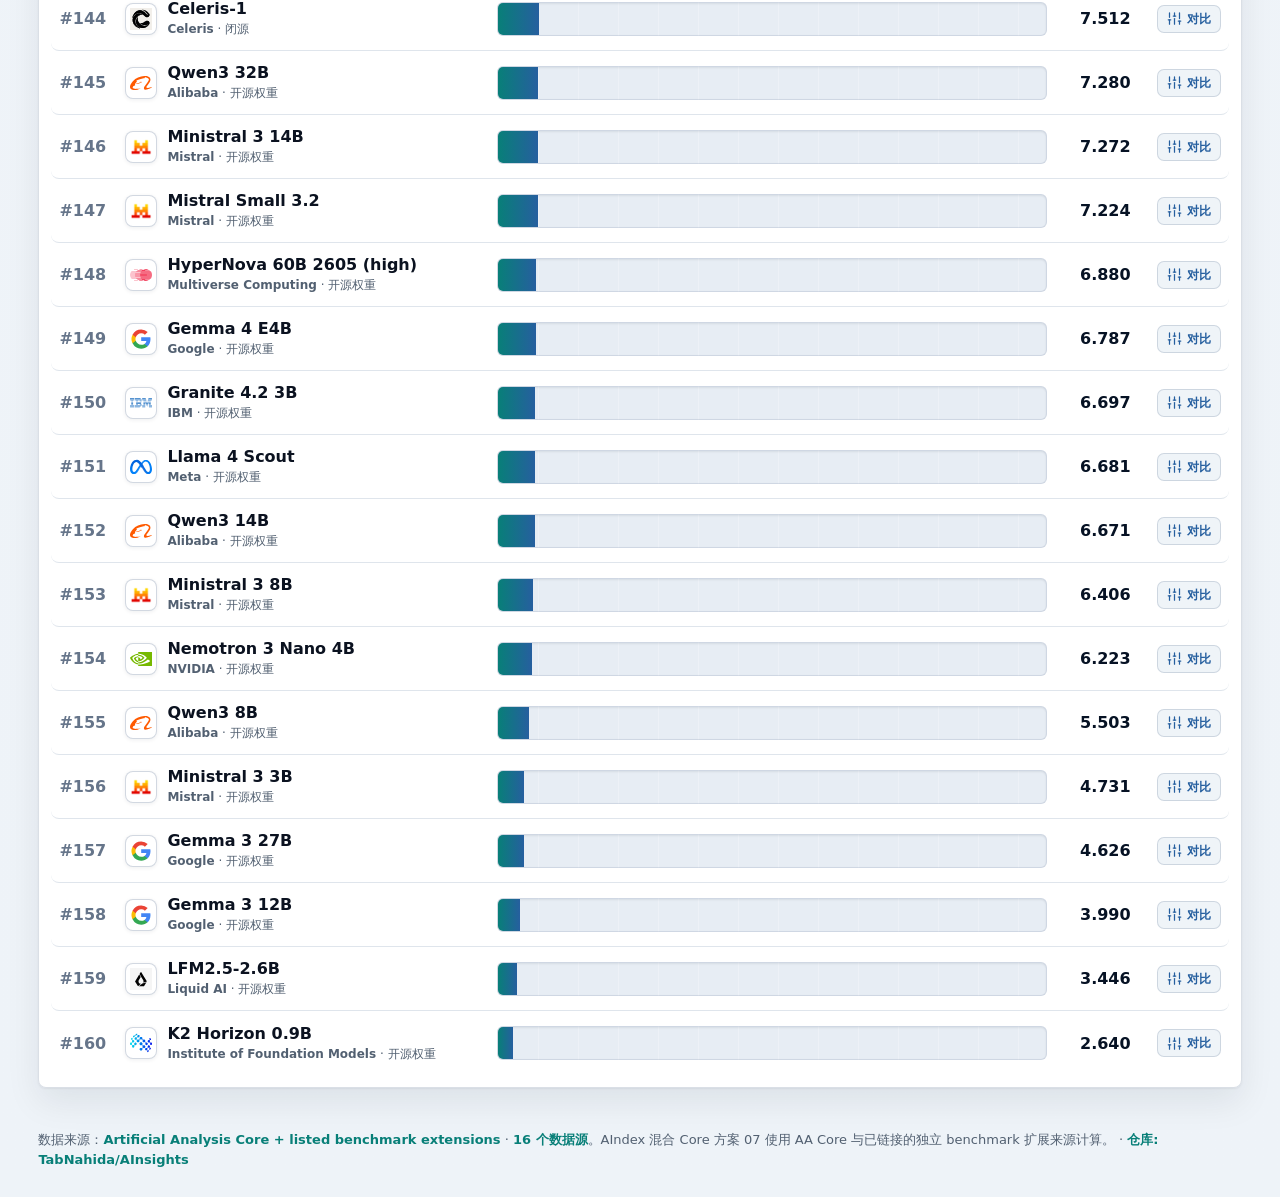
<file: docs/full-rank.html>
<!doctype html>
<html lang="zh-CN">
  <head>
    <meta charset="utf-8" />
    <meta name="viewport" content="width=device-width, initial-scale=1" />
    <title>Full AInsights Index Ranking - AI Insights Analysis</title>
    <meta name="description" content="Explore the full AIndex Scheme 18 ranking: five equal capability boards built from complete geometric Core scores plus capped positive-residual extension evidence, with 2PL and Dense Rasch sensitivity comparisons." />
    <meta name="keywords" content="AInsights Index, AIndex, Scheme 18, geometric Core, positive residual, AI model benchmark, LLM leaderboard" />
    <link rel="canonical" href="https://ainsights.tab.homes/full-rank.html" />
    <meta property="og:title" content="Full AInsights Index Ranking - AI Insights Analysis" />
    <meta property="og:description" content="Compare AI models using AIndex Scheme 18, with five equal Core-plus-extension capability boards and transparent sensitivity, coverage, cost, and speed diagnostics." />
    <meta property="og:type" content="website" />
    <meta property="og:url" content="https://ainsights.tab.homes/full-rank.html" />
    <meta name="twitter:card" content="summary" />
    <script type="application/ld+json">{"@context":"https://schema.org","@type":"WebPage","name":"Full AInsights Index Ranking - AI Insights Analysis","alternateName":["AInsights Index","AIndex","AIndex Scheme 18"],"url":"https://ainsights.tab.homes/full-rank.html","description":"Explore the full AIndex Scheme 18 ranking calculated from complete geometric Core scores and capped positive-residual extension evidence across five equal capability boards."}</script>
    <link rel="icon" href="./favicon.svg" type="image/svg+xml" />
    <link rel="stylesheet" href="./styles.css?v=20260919-fable-radar" />
  </head>
  <body data-page="ranking">
    <header class="topbar">
      <div>
        <p class="eyebrow">AInsights</p>
        <h1>AI Insights Analysis</h1>
      </div>
      <div class="header-actions">
        <nav class="segmented-control compact" id="pageButtons" aria-label="页面"></nav>
        <div class="segmented-control compact" id="languageButtons" role="group" aria-label="语言"></div>
        <div class="source-block">
          <span id="updatedAt">加载中</span>
          <a id="sourceLink" href="https://artificialanalysis.ai/evaluations/artificial-analysis-intelligence-index" target="_blank" rel="noreferrer">数据源</a>
          <a id="sourcesLink" class="source-badge" href="sources.html">全部数据源</a>
        </div>
      </div>
    </header>

    <main>
      <section class="home-view" id="homeView" hidden>
        <section class="home-metrics" id="homeMetrics" aria-label="首页摘要"></section>

        <section class="chart-shell" aria-labelledby="top20Title">
          <div class="chart-head">
            <div>
              <h2 id="top20Title">AInsights Index Top</h2>
              <p id="top20Subtitle">固定使用 AInsights Index，按宽度最多展示 30 个去重模型</p>
            </div>
            <a id="viewFullRankingLink" href="full-rank.html">完整排名</a>
          </div>
          <div class="bar-chart" id="top20Chart"></div>
        </section>

        <section class="chart-shell" aria-labelledby="costScatterTitle">
          <div class="chart-head">
            <div>
              <h2 id="costScatterTitle">智能 vs 运行成本</h2>
              <p id="costScatterSubtitle">分数与 AA Intelligence Index 运行成本</p>
            </div>
          </div>
          <div class="scatter-chart" id="costScatter"></div>
        </section>

        <section class="insight-grid" aria-label="数据分布">
          <section class="chart-shell" aria-labelledby="scoreBandsTitle">
            <div class="chart-head">
              <div>
                <h2 id="scoreBandsTitle">分数带分布</h2>
                <p id="scoreBandsSubtitle">去重模型在 AInsights Index 上的集中区间</p>
              </div>
            </div>
            <div class="score-bands" id="scoreBands"></div>
          </section>

          <section class="chart-shell" aria-labelledby="providerChartTitle">
            <div class="chart-head">
              <div>
                <h2 id="providerChartTitle">机构覆盖</h2>
                <p id="providerChartSubtitle">按可评分去重模型数量和最高分展示</p>
              </div>
            </div>
            <div class="provider-chart" id="providerChart"></div>
          </section>
        </section>

        <section class="chart-shell source-explorer" aria-labelledby="sourceExplorerTitle">
          <div class="chart-head">
            <div>
              <h2 id="sourceExplorerTitle">测评源地图</h2>
              <p id="sourceExplorerSubtitle">AA 主数据之外的常用公开测评，用来交叉理解模型强弱项</p>
            </div>
          </div>
          <div class="source-grid" id="sourceExplorer"></div>
        </section>
      </section>

      <section class="ranking-view" id="rankingView">
        <section class="controls" aria-label="排名控制">
          <div class="preset-row" id="presetButtons" role="tablist" aria-label="排名预设"></div>
          <div class="switch-row">
            <div class="segmented-control" id="viewButtons" role="group" aria-label="展示方式"></div>
            <div class="segmented-control" id="sourceFilterButtons" role="group" aria-label="模型来源"></div>
          </div>
          <div class="filter-row">
            <label class="search-label">
              <span id="searchLabel">搜索</span>
              <input id="searchInput" type="search" placeholder="模型或机构" />
            </label>
            <label class="toggle-label">
              <input id="dedupeToggle" type="checkbox" checked />
              <span id="dedupeLabel">去除重复档位</span>
            </label>
          </div>
          <div class="summary-row" id="summaryRow">
            <a href="methodology.html">AInsights Index 计算方式</a>
          </div>
        </section>

        <section class="custom-panel" id="customPanel" hidden>
          <div class="panel-head">
            <h2 id="customTitle">自定义占比</h2>
            <button id="resetWeightsButton" type="button">重置</button>
          </div>
          <div class="weights-grid" id="weightsGrid"></div>
        </section>

        <section class="ranking-shell">
          <div class="histogram-list" id="histogramList"></div>
          <div class="table-wrap" id="tableRanking">
            <table>
              <thead>
                <tr>
                  <th class="rank-col">#</th>
                  <th id="modelHeader">模型</th>
                  <th id="scoreHeader">综合分</th>
                  <th id="twoplRankHeader" class="method-rank-col" title="敏感性对照，不参与 AIndex 主分">2PL 对照</th>
                  <th id="denseRaschRankHeader" class="method-rank-col" title="敏感性对照，不参与 AIndex 主分">密集 Rasch 对照</th>
                  <th id="speedHeader">速度</th>
                  <th id="contextHeader">上下文</th>
                  <th id="priceHeader">价格</th>
                  <th id="sourceHeader">来源</th>
                  <th id="coverageHeader">覆盖</th>
                </tr>
              </thead>
              <tbody id="rankingBody"></tbody>
            </table>
          </div>
          <div class="text-ranking" id="textRanking" hidden></div>
        </section>
      </section>

      <section class="benchmark-view" id="benchmarkView" hidden>
        <div class="benchmark-detail" id="benchmarkDetail"></div>
      </section>

      <section class="model-view" id="modelView" hidden>
        <div class="model-detail" id="modelDetail"></div>
      </section>

      <section class="sources-view" id="sourcesView" hidden>
        <section class="chart-shell sources-shell" aria-labelledby="sourcesPageTitle">
          <div class="chart-head">
            <div>
              <h2 id="sourcesPageTitle">全部数据源</h2>
              <p id="sourcesPageSubtitle">主数据、公开榜单、官方发布和模型卡来源</p>
            </div>
          </div>
          <div class="source-overview-grid" id="sourceOverview"></div>
        </section>

        <section class="chart-shell source-map-shell" aria-labelledby="sourceMetricMapTitle">
          <div class="chart-head">
            <div>
              <h2 id="sourceMetricMapTitle">数据源与测试项映射</h2>
              <p id="sourceMetricMapSubtitle">每个来源对应的 benchmark、覆盖模型数和分数记录</p>
            </div>
          </div>
          <div class="source-metric-map" id="sourceMetricMap"></div>
        </section>
      </section>
    </main>

    <footer class="site-footer" id="siteFooter">
      数据来源：<a href="https://artificialanalysis.ai/evaluations/artificial-analysis-intelligence-index" target="_blank" rel="noreferrer">Artificial Analysis</a> 与已链接的独立 benchmark 来源。AIndex 方案 18 基于观测成绩重新计算；2PL 与密集 Rasch 仅作敏感性对照。
      · <a href="https://github.com/TabNahida/AInsights" target="_blank" rel="noreferrer">TabNahida/AInsights</a>
    </footer>

    <template id="metricTemplate">
      <label class="weight-control">
        <span></span>
        <input type="range" min="0" max="100" step="0.01" />
        <output></output>
      </label>
    </template>

    <script src="./data/models.js?v=2f4c15e92df0"></script>
    <script src="./app-utils.js?v=20260812-pricing3"></script>
    <script src="./app.js?v=20260922-aa-fields"></script>
  </body>
</html>
</file>
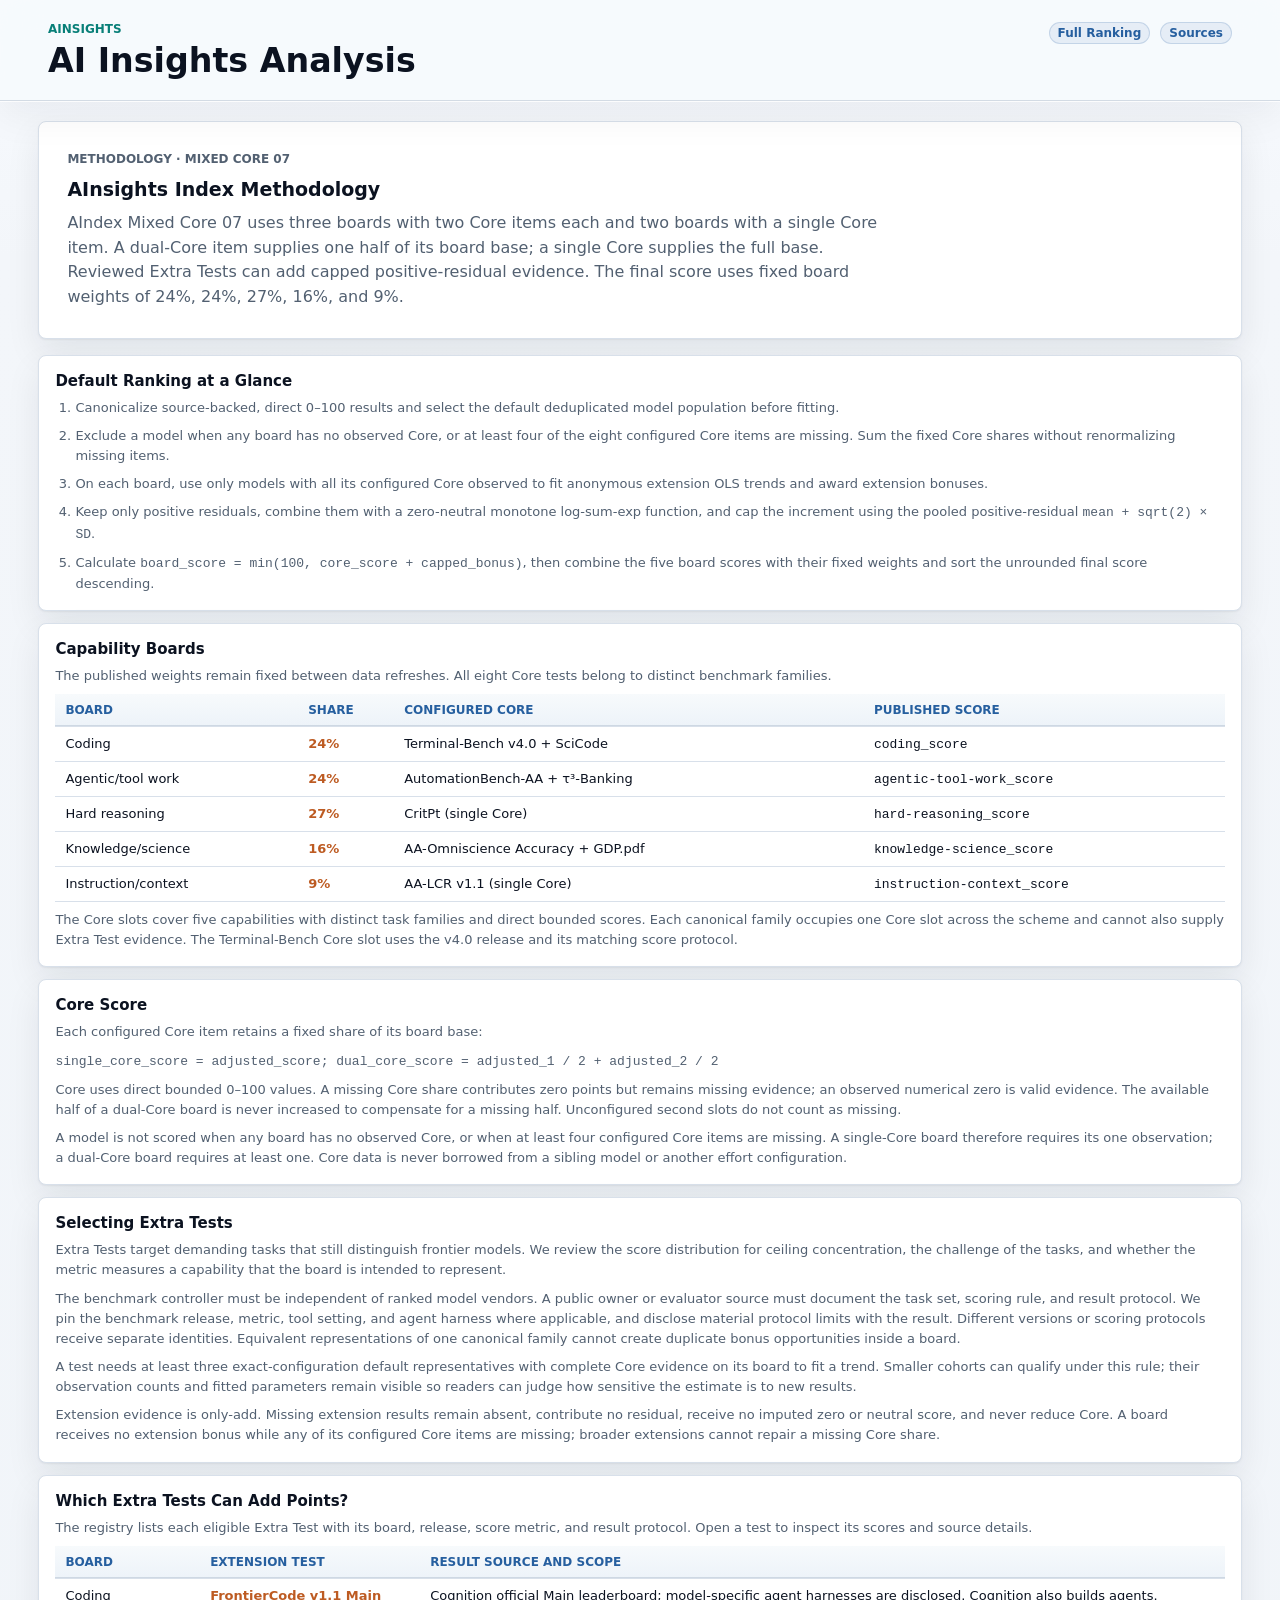
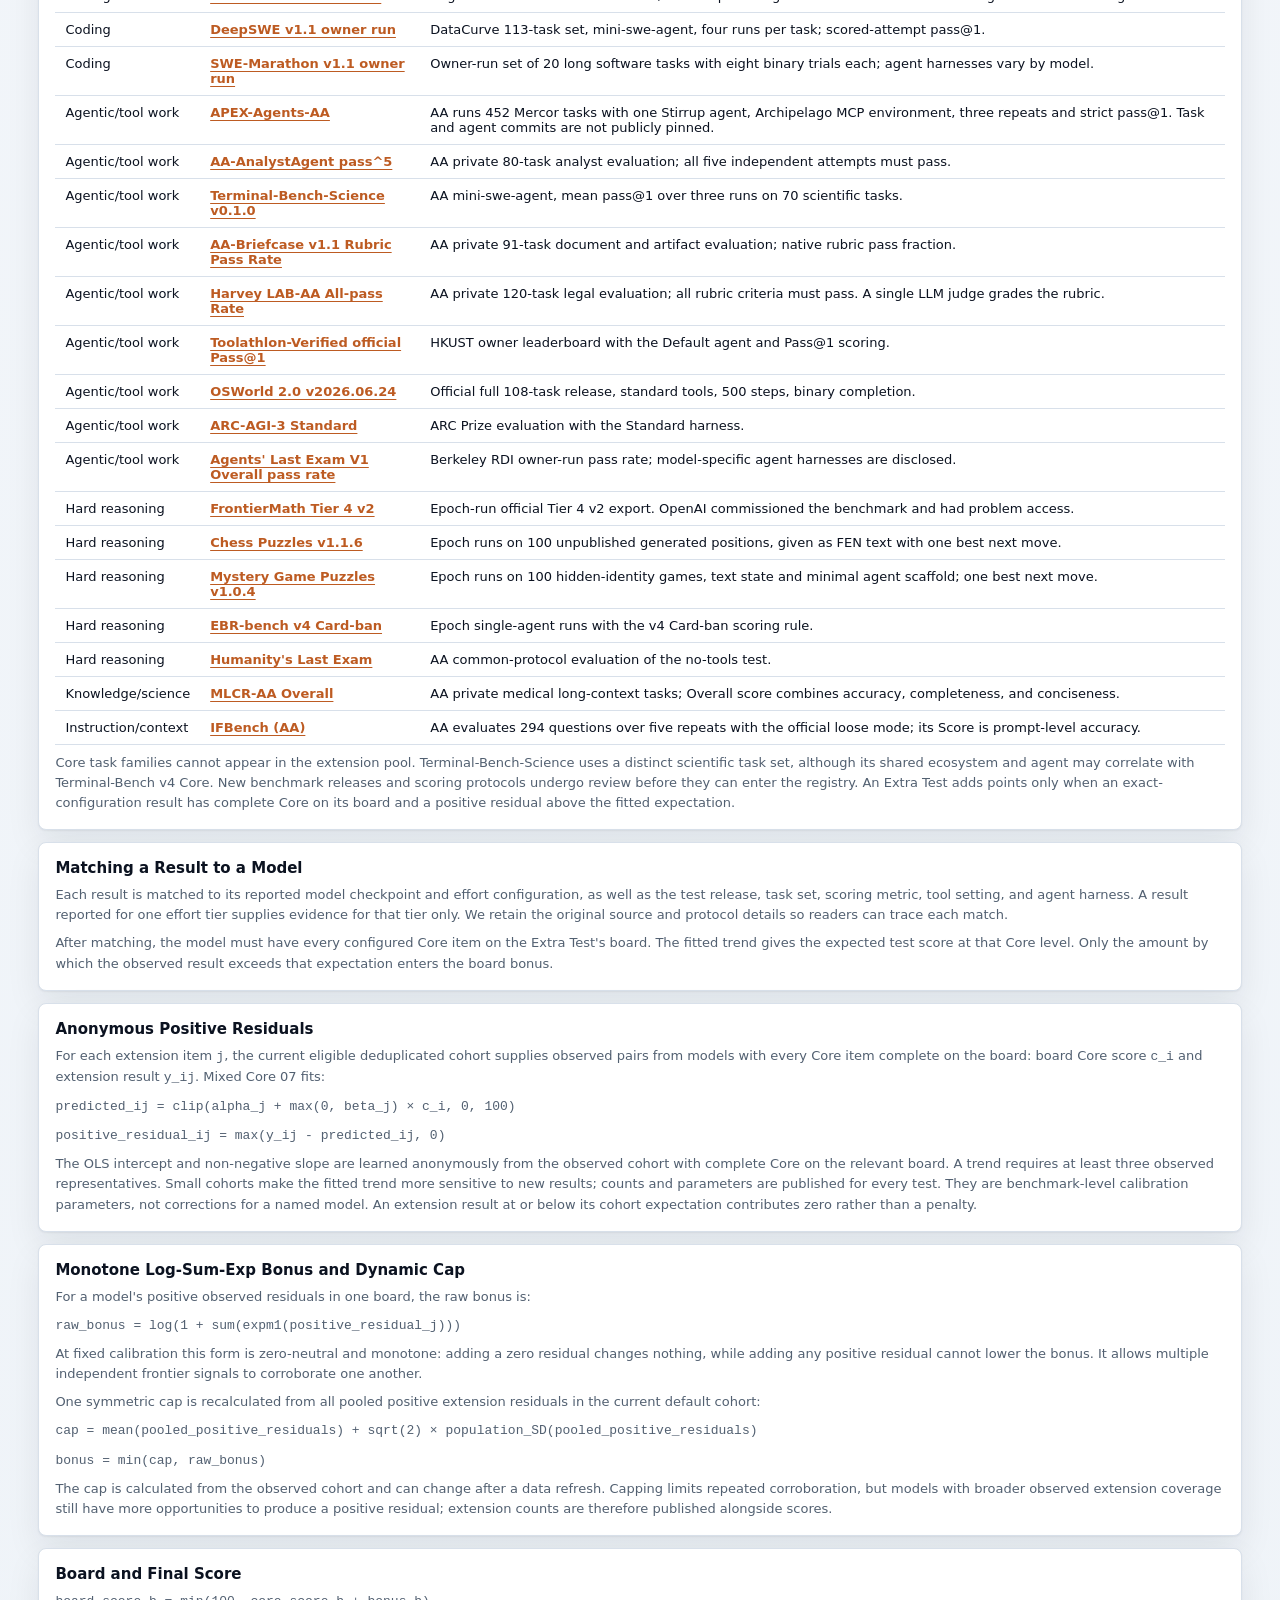
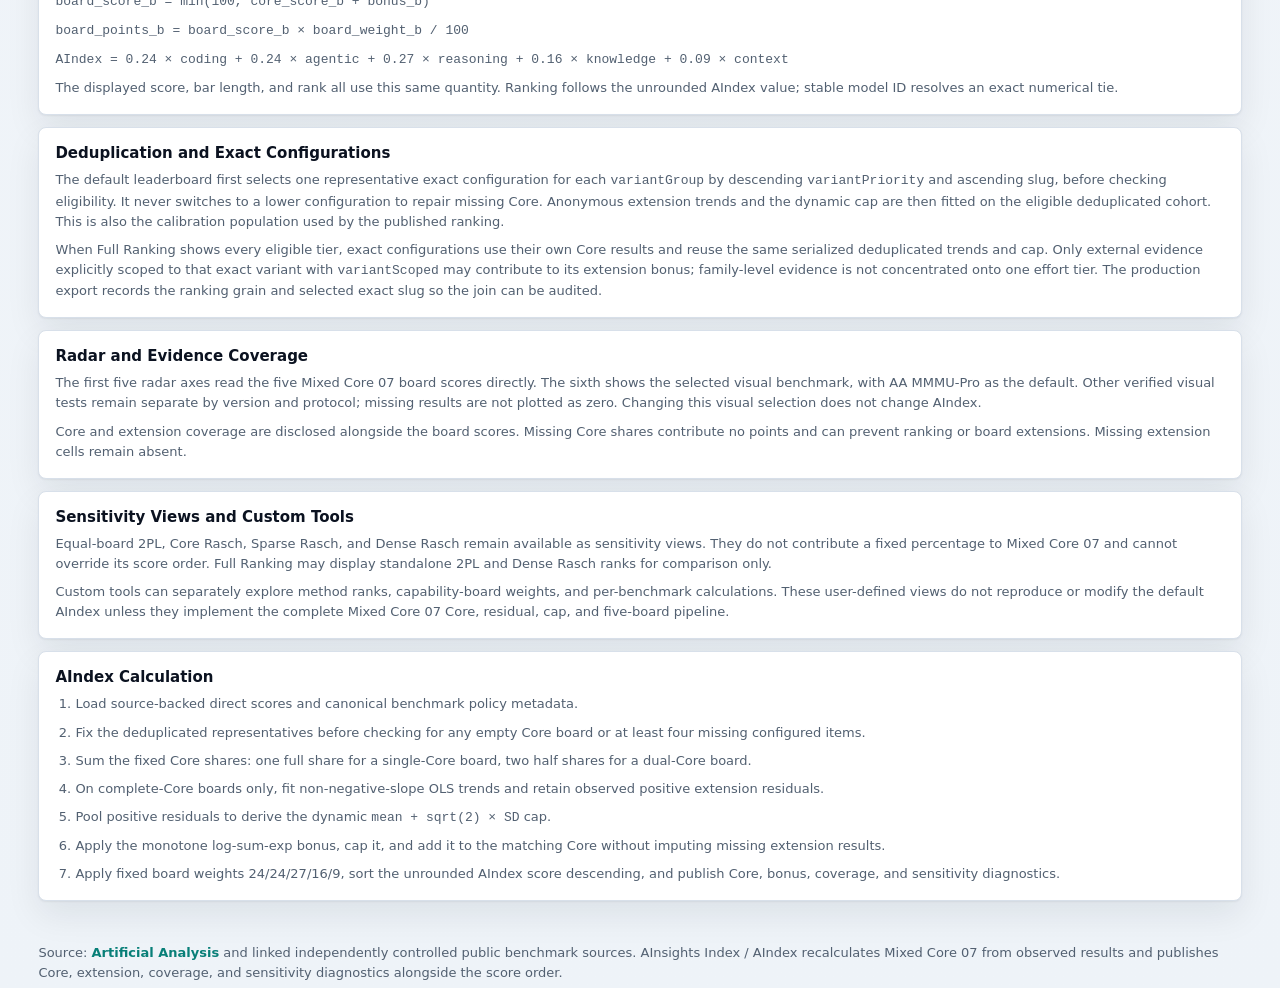
<file: docs/methodology.html>
<!doctype html>
<html lang="en">
  <head>
    <meta charset="utf-8" />
    <meta name="viewport" content="width=device-width, initial-scale=1" />
    <title>AInsights Index Methodology - AI Insights Analysis</title>
    <meta name="description" content="Learn how AIndex Mixed Core 07 combines three dual-Core boards and two single-Core boards with fixed weights and capped positive-residual extensions." />
    <meta name="keywords" content="AInsights Index, AIndex, Mixed Core 07, fixed Core shares, positive residual, benchmark, LLM leaderboard" />
    <link rel="canonical" href="https://ainsights.tab.homes/methodology.html" />
    <meta property="og:title" content="AInsights Index Methodology - AI Insights Analysis" />
    <meta property="og:description" content="A source-backed leaderboard using eight distinct Core tests, fixed board weights, anonymous OLS residual evidence, and a capped log-sum-exp bonus." />
    <meta property="og:type" content="website" />
    <meta property="og:url" content="https://ainsights.tab.homes/methodology.html" />
    <meta name="twitter:card" content="summary" />
    <script type="application/ld+json">{"@context":"https://schema.org","@type":"WebPage","name":"AInsights Index Methodology - AI Insights Analysis","alternateName":["AInsights Index","AIndex","AIndex Mixed Core 07"],"url":"https://ainsights.tab.homes/methodology.html","description":"AIndex Mixed Core 07 calculates five board scores from fixed-share Core evidence, weights of 24/24/27/16/9, and capped positive-residual extensions."}</script>
    <link rel="icon" href="./favicon.svg" type="image/svg+xml" />
    <link rel="stylesheet" href="./styles.css?v=20260919-fable-radar" />
    <style>
      #extension-registry { scroll-margin-top: 150px; }
      #extension-registry td:nth-child(2) { width: 220px; }
    </style>
  </head>
  <body data-page="methodology">
    <header class="topbar">
      <div>
        <p class="eyebrow">AInsights</p>
        <h1>AI Insights Analysis</h1>
      </div>
      <div class="source-block">
        <a class="source-badge" href="full-rank.html">Full Ranking</a>
        <a class="source-badge" href="sources.html">Sources</a>
      </div>
    </header>

    <main>
      <section class="methodology-view" id="methodologyView">
        <section class="methodology-hero">
          <p class="eyebrow">Methodology · Mixed Core 07</p>
          <h2>AInsights Index Methodology</h2>
          <p>AIndex Mixed Core 07 uses three boards with two Core items each and two boards with a single Core item. A dual-Core item supplies one half of its board base; a single Core supplies the full base. Reviewed Extra Tests can add capped positive-residual evidence. The final score uses fixed board weights of 24%, 24%, 27%, 16%, and 9%.</p>
        </section>

        <section class="methodology-grid">
          <article class="methodology-card methodology-card-wide">
            <h3>Default Ranking at a Glance</h3>
            <ol class="methodology-steps">
              <li>Canonicalize source-backed, direct 0–100 results and select the default deduplicated model population before fitting.</li>
              <li>Exclude a model when any board has no observed Core, or at least four of the eight configured Core items are missing. Sum the fixed Core shares without renormalizing missing items.</li>
              <li>On each board, use only models with all its configured Core observed to fit anonymous extension OLS trends and award extension bonuses.</li>
              <li>Keep only positive residuals, combine them with a zero-neutral monotone log-sum-exp function, and cap the increment using the pooled positive-residual <code>mean + sqrt(2) × SD</code>.</li>
              <li>Calculate <code>board_score = min(100, core_score + capped_bonus)</code>, then combine the five board scores with their fixed weights and sort the unrounded final score descending.</li>
            </ol>
          </article>

          <article class="methodology-card methodology-card-wide">
            <h3>Capability Boards</h3>
            <p>The published weights remain fixed between data refreshes. All eight Core tests belong to distinct benchmark families.</p>
            <div class="methodology-table-wrap">
              <table class="methodology-weight-table methodology-matrix-table">
                <thead>
                  <tr>
                    <th>Board</th>
                    <th>Share</th>
                    <th>Configured Core</th>
                    <th>Published score</th>
                  </tr>
                </thead>
                <tbody>
                  <tr>
                    <td>Coding</td>
                    <td>24%</td>
                    <td>Terminal-Bench v4.0 + SciCode</td>
                    <td><code>coding_score</code></td>
                  </tr>
                  <tr>
                    <td>Agentic/tool work</td>
                    <td>24%</td>
                    <td>AutomationBench-AA + τ³-Banking</td>
                    <td><code>agentic-tool-work_score</code></td>
                  </tr>
                  <tr>
                    <td>Hard reasoning</td>
                    <td>27%</td>
                    <td>CritPt (single Core)</td>
                    <td><code>hard-reasoning_score</code></td>
                  </tr>
                  <tr>
                    <td>Knowledge/science</td>
                    <td>16%</td>
                    <td>AA-Omniscience Accuracy + GDP.pdf</td>
                    <td><code>knowledge-science_score</code></td>
                  </tr>
                  <tr>
                    <td>Instruction/context</td>
                    <td>9%</td>
                    <td>AA-LCR v1.1 (single Core)</td>
                    <td><code>instruction-context_score</code></td>
                  </tr>
                </tbody>
              </table>
            </div>
            <p>The Core slots cover five capabilities with distinct task families and direct bounded scores. Each canonical family occupies one Core slot across the scheme and cannot also supply Extra Test evidence. The Terminal-Bench Core slot uses the v4.0 release and its matching score protocol.</p>
          </article>

          <article class="methodology-card methodology-card-wide">
            <h3>Core Score</h3>
            <p>Each configured Core item retains a fixed share of its board base:</p>
            <p><code>single_core_score = adjusted_score; dual_core_score = adjusted_1 / 2 + adjusted_2 / 2</code></p>
            <p>Core uses direct bounded 0–100 values. A missing Core share contributes zero points but remains missing evidence; an observed numerical zero is valid evidence. The available half of a dual-Core board is never increased to compensate for a missing half. Unconfigured second slots do not count as missing.</p>
            <p>A model is not scored when any board has no observed Core, or when at least four configured Core items are missing. A single-Core board therefore requires its one observation; a dual-Core board requires at least one. Core data is never borrowed from a sibling model or another effort configuration.</p>
          </article>

          <article class="methodology-card methodology-card-wide">
            <h3>Selecting Extra Tests</h3>
            <p>Extra Tests target demanding tasks that still distinguish frontier models. We review the score distribution for ceiling concentration, the challenge of the tasks, and whether the metric measures a capability that the board is intended to represent.</p>
            <p>The benchmark controller must be independent of ranked model vendors. A public owner or evaluator source must document the task set, scoring rule, and result protocol. We pin the benchmark release, metric, tool setting, and agent harness where applicable, and disclose material protocol limits with the result. Different versions or scoring protocols receive separate identities. Equivalent representations of one canonical family cannot create duplicate bonus opportunities inside a board.</p>
            <p>A test needs at least three exact-configuration default representatives with complete Core evidence on its board to fit a trend. Smaller cohorts can qualify under this rule; their observation counts and fitted parameters remain visible so readers can judge how sensitive the estimate is to new results.</p>
            <p>Extension evidence is only-add. Missing extension results remain absent, contribute no residual, receive no imputed zero or neutral score, and never reduce Core. A board receives no extension bonus while any of its configured Core items are missing; broader extensions cannot repair a missing Core share.</p>
          </article>

          <article class="methodology-card methodology-card-wide" id="extension-registry">
            <h3>Which Extra Tests Can Add Points?</h3>
            <p>The registry lists each eligible Extra Test with its board, release, score metric, and result protocol. Open a test to inspect its scores and source details.</p>
            <div class="methodology-table-wrap">
              <table class="methodology-weight-table methodology-matrix-table">
                <thead><tr><th>Board</th><th>Extension test</th><th>Result source and scope</th></tr></thead>
                <tbody>
                  <tr data-extension-key="benchmark:frontiercode-v1-1-main-cognition" data-boards="coding"><td>Coding</td><td><a href="benchmark.html?id=benchmark%3Afrontiercode-v1-1-main-cognition">FrontierCode v1.1 Main</a></td><td>Cognition official Main leaderboard; model-specific agent harnesses are disclosed. Cognition also builds agents.</td></tr>
                  <tr data-extension-key="benchmark:deepswe-v1-1-owner-mini-swe-agent" data-boards="coding"><td>Coding</td><td><a href="benchmark.html?id=benchmark%3Adeepswe-v1-1-owner-mini-swe-agent">DeepSWE v1.1 owner run</a></td><td>DataCurve 113-task set, mini-swe-agent, four runs per task; scored-attempt pass@1.</td></tr>
                  <tr data-extension-key="benchmark:swe-marathon-v1-1-owner" data-boards="coding"><td>Coding</td><td><a href="benchmark.html?id=benchmark%3Aswe-marathon-v1-1-owner">SWE-Marathon v1.1 owner run</a></td><td>Owner-run set of 20 long software tasks with eight binary trials each; agent harnesses vary by model.</td></tr>
                  <tr data-extension-key="APEX-Agents-AA" data-boards="agentic-tool-work"><td>Agentic/tool work</td><td><a href="benchmark.html?id=APEX-Agents-AA">APEX-Agents-AA</a></td><td>AA runs 452 Mercor tasks with one Stirrup agent, Archipelago MCP environment, three repeats and strict pass@1. Task and agent commits are not publicly pinned.</td></tr>
                  <tr data-extension-key="benchmark:aa-analyst-agent-pass5" data-boards="agentic-tool-work"><td>Agentic/tool work</td><td><a href="benchmark.html?id=benchmark%3Aaa-analyst-agent-pass5">AA-AnalystAgent pass^5</a></td><td>AA private 80-task analyst evaluation; all five independent attempts must pass.</td></tr>
                  <tr data-extension-key="benchmark:terminal-bench-science-aa" data-boards="agentic-tool-work"><td>Agentic/tool work</td><td><a href="benchmark.html?id=benchmark%3Aterminal-bench-science-aa">Terminal-Bench-Science v0.1.0</a></td><td>AA mini-swe-agent, mean pass@1 over three runs on 70 scientific tasks.</td></tr>
                  <tr data-extension-key="benchmark:aa-briefcase-rubric-pass-rate" data-boards="agentic-tool-work"><td>Agentic/tool work</td><td><a href="benchmark.html?id=benchmark%3Aaa-briefcase-rubric-pass-rate">AA-Briefcase v1.1 Rubric Pass Rate</a></td><td>AA private 91-task document and artifact evaluation; native rubric pass fraction.</td></tr>
                  <tr data-extension-key="benchmark:harvey-lab-aa-all-pass-rate" data-boards="agentic-tool-work"><td>Agentic/tool work</td><td><a href="benchmark.html?id=benchmark%3Aharvey-lab-aa-all-pass-rate">Harvey LAB-AA All-pass Rate</a></td><td>AA private 120-task legal evaluation; all rubric criteria must pass. A single LLM judge grades the rubric.</td></tr>
                  <tr data-extension-key="benchmark:toolathlon-verified-owner" data-boards="agentic-tool-work"><td>Agentic/tool work</td><td><a href="benchmark.html?id=benchmark%3Atoolathlon-verified-owner">Toolathlon-Verified official Pass@1</a></td><td>HKUST owner leaderboard with the Default agent and Pass@1 scoring.</td></tr>
                  <tr data-extension-key="benchmark:osworld-v2-v2026-06-24-standard-500" data-boards="agentic-tool-work"><td>Agentic/tool work</td><td><a href="benchmark.html?id=benchmark%3Aosworld-v2-v2026-06-24-standard-500">OSWorld 2.0 v2026.06.24</a></td><td>Official full 108-task release, standard tools, 500 steps, binary completion.</td></tr>
                  <tr data-extension-key="benchmark:arc-agi-3-standard" data-boards="agentic-tool-work"><td>Agentic/tool work</td><td><a href="benchmark.html?id=benchmark%3Aarc-agi-3-standard">ARC-AGI-3 Standard</a></td><td>ARC Prize evaluation with the Standard harness.</td></tr>
                  <tr data-extension-key="benchmark:agents-last-exam-v1-overall-pass-rate" data-boards="agentic-tool-work"><td>Agentic/tool work</td><td><a href="benchmark.html?id=benchmark%3Aagents-last-exam-v1-overall-pass-rate">Agents' Last Exam V1 Overall pass rate</a></td><td>Berkeley RDI owner-run pass rate; model-specific agent harnesses are disclosed.</td></tr>
                  <tr data-extension-key="benchmark:frontiermath-tier-4-v2-epoch" data-boards="hard-reasoning"><td>Hard reasoning</td><td><a href="benchmark.html?id=benchmark%3Afrontiermath-tier-4-v2-epoch">FrontierMath Tier 4 v2</a></td><td>Epoch-run official Tier 4 v2 export. OpenAI commissioned the benchmark and had problem access.</td></tr>
                  <tr data-extension-key="benchmark:epoch-chess-puzzles-v1-1-6" data-boards="hard-reasoning"><td>Hard reasoning</td><td><a href="benchmark.html?id=benchmark%3Aepoch-chess-puzzles-v1-1-6">Chess Puzzles v1.1.6</a></td><td>Epoch runs on 100 unpublished generated positions, given as FEN text with one best next move.</td></tr>
                  <tr data-extension-key="benchmark:epoch-mystery-game-puzzles-v1-0-4" data-boards="hard-reasoning"><td>Hard reasoning</td><td><a href="benchmark.html?id=benchmark%3Aepoch-mystery-game-puzzles-v1-0-4">Mystery Game Puzzles v1.0.4</a></td><td>Epoch runs on 100 hidden-identity games, text state and minimal agent scaffold; one best next move.</td></tr>
                  <tr data-extension-key="benchmark:epoch-ebr-bench-card-ban-v4" data-boards="hard-reasoning"><td>Hard reasoning</td><td><a href="benchmark.html?id=benchmark%3Aepoch-ebr-bench-card-ban-v4">EBR-bench v4 Card-ban</a></td><td>Epoch single-agent runs with the v4 Card-ban scoring rule.</td></tr>
                  <tr data-extension-key="Humanity's Last Exam" data-boards="hard-reasoning"><td>Hard reasoning</td><td><a href="benchmark.html?id=Humanity%27s+Last+Exam">Humanity's Last Exam</a></td><td>AA common-protocol evaluation of the no-tools test.</td></tr>
                  <tr data-extension-key="benchmark:mlcr-aa-overall" data-boards="knowledge-science"><td>Knowledge/science</td><td><a href="benchmark.html?id=benchmark%3Amlcr-aa-overall">MLCR-AA Overall</a></td><td>AA private medical long-context tasks; Overall score combines accuracy, completeness, and conciseness.</td></tr>
                  <tr data-extension-key="IFBench" data-boards="instruction-context"><td>Instruction/context</td><td><a href="benchmark.html?id=IFBench">IFBench (AA)</a></td><td>AA evaluates 294 questions over five repeats with the official loose mode; its Score is prompt-level accuracy.</td></tr>
                </tbody>
              </table>
            </div>
            <p>Core task families cannot appear in the extension pool. Terminal-Bench-Science uses a distinct scientific task set, although its shared ecosystem and agent may correlate with Terminal-Bench v4 Core. New benchmark releases and scoring protocols undergo review before they can enter the registry. An Extra Test adds points only when an exact-configuration result has complete Core on its board and a positive residual above the fitted expectation.</p>
          </article>

          <article class="methodology-card methodology-card-wide">
            <h3>Matching a Result to a Model</h3>
            <p>Each result is matched to its reported model checkpoint and effort configuration, as well as the test release, task set, scoring metric, tool setting, and agent harness. A result reported for one effort tier supplies evidence for that tier only. We retain the original source and protocol details so readers can trace each match.</p>
            <p>After matching, the model must have every configured Core item on the Extra Test's board. The fitted trend gives the expected test score at that Core level. Only the amount by which the observed result exceeds that expectation enters the board bonus.</p>
          </article>

          <article class="methodology-card methodology-card-wide">
            <h3>Anonymous Positive Residuals</h3>
            <p>For each extension item <code>j</code>, the current eligible deduplicated cohort supplies observed pairs from models with every Core item complete on the board: board Core score <code>c_i</code> and extension result <code>y_ij</code>. Mixed Core 07 fits:</p>
            <p><code>predicted_ij = clip(alpha_j + max(0, beta_j) × c_i, 0, 100)</code></p>
            <p><code>positive_residual_ij = max(y_ij - predicted_ij, 0)</code></p>
            <p>The OLS intercept and non-negative slope are learned anonymously from the observed cohort with complete Core on the relevant board. A trend requires at least three observed representatives. Small cohorts make the fitted trend more sensitive to new results; counts and parameters are published for every test. They are benchmark-level calibration parameters, not corrections for a named model. An extension result at or below its cohort expectation contributes zero rather than a penalty.</p>
          </article>

          <article class="methodology-card methodology-card-wide">
            <h3>Monotone Log-Sum-Exp Bonus and Dynamic Cap</h3>
            <p>For a model's positive observed residuals in one board, the raw bonus is:</p>
            <p><code>raw_bonus = log(1 + sum(expm1(positive_residual_j)))</code></p>
            <p>At fixed calibration this form is zero-neutral and monotone: adding a zero residual changes nothing, while adding any positive residual cannot lower the bonus. It allows multiple independent frontier signals to corroborate one another.</p>
            <p>One symmetric cap is recalculated from all pooled positive extension residuals in the current default cohort:</p>
            <p><code>cap = mean(pooled_positive_residuals) + sqrt(2) × population_SD(pooled_positive_residuals)</code></p>
            <p><code>bonus = min(cap, raw_bonus)</code></p>
            <p>The cap is calculated from the observed cohort and can change after a data refresh. Capping limits repeated corroboration, but models with broader observed extension coverage still have more opportunities to produce a positive residual; extension counts are therefore published alongside scores.</p>
          </article>

          <article class="methodology-card methodology-card-wide">
            <h3>Board and Final Score</h3>
            <p><code>board_score_b = min(100, core_score_b + bonus_b)</code></p>
            <p><code>board_points_b = board_score_b × board_weight_b / 100</code></p>
            <p><code>AIndex = 0.24 × coding + 0.24 × agentic + 0.27 × reasoning + 0.16 × knowledge + 0.09 × context</code></p>
            <p>The displayed score, bar length, and rank all use this same quantity. Ranking follows the unrounded AIndex value; stable model ID resolves an exact numerical tie.</p>
          </article>

          <article class="methodology-card methodology-card-wide">
            <h3>Deduplication and Exact Configurations</h3>
            <p>The default leaderboard first selects one representative exact configuration for each <code>variantGroup</code> by descending <code>variantPriority</code> and ascending slug, before checking eligibility. It never switches to a lower configuration to repair missing Core. Anonymous extension trends and the dynamic cap are then fitted on the eligible deduplicated cohort. This is also the calibration population used by the published ranking.</p>
            <p>When Full Ranking shows every eligible tier, exact configurations use their own Core results and reuse the same serialized deduplicated trends and cap. Only external evidence explicitly scoped to that exact variant with <code>variantScoped</code> may contribute to its extension bonus; family-level evidence is not concentrated onto one effort tier. The production export records the ranking grain and selected exact slug so the join can be audited.</p>
          </article>

          <article class="methodology-card methodology-card-wide">
            <h3>Radar and Evidence Coverage</h3>
            <p>The first five radar axes read the five Mixed Core 07 board scores directly. The sixth shows the selected visual benchmark, with AA MMMU-Pro as the default. Other verified visual tests remain separate by version and protocol; missing results are not plotted as zero. Changing this visual selection does not change AIndex.</p>
            <p>Core and extension coverage are disclosed alongside the board scores. Missing Core shares contribute no points and can prevent ranking or board extensions. Missing extension cells remain absent.</p>
          </article>

          <article class="methodology-card methodology-card-wide">
            <h3>Sensitivity Views and Custom Tools</h3>
            <p>Equal-board 2PL, Core Rasch, Sparse Rasch, and Dense Rasch remain available as sensitivity views. They do not contribute a fixed percentage to Mixed Core 07 and cannot override its score order. Full Ranking may display standalone 2PL and Dense Rasch ranks for comparison only.</p>
            <p>Custom tools can separately explore method ranks, capability-board weights, and per-benchmark calculations. These user-defined views do not reproduce or modify the default AIndex unless they implement the complete Mixed Core 07 Core, residual, cap, and five-board pipeline.</p>
          </article>

          <article class="methodology-card methodology-card-wide">
            <h3>AIndex Calculation</h3>
            <ol class="methodology-steps">
              <li>Load source-backed direct scores and canonical benchmark policy metadata.</li>
              <li>Fix the deduplicated representatives before checking for any empty Core board or at least four missing configured items.</li>
              <li>Sum the fixed Core shares: one full share for a single-Core board, two half shares for a dual-Core board.</li>
              <li>On complete-Core boards only, fit non-negative-slope OLS trends and retain observed positive extension residuals.</li>
              <li>Pool positive residuals to derive the dynamic <code>mean + sqrt(2) × SD</code> cap.</li>
              <li>Apply the monotone log-sum-exp bonus, cap it, and add it to the matching Core without imputing missing extension results.</li>
              <li>Apply fixed board weights 24/24/27/16/9, sort the unrounded AIndex score descending, and publish Core, bonus, coverage, and sensitivity diagnostics.</li>
            </ol>
          </article>
        </section>
      </section>
    </main>

    <footer class="site-footer">
      Source: <a href="https://artificialanalysis.ai/evaluations/artificial-analysis-intelligence-index" target="_blank" rel="noreferrer">Artificial Analysis</a> and linked independently controlled public benchmark sources.
      AInsights Index / AIndex recalculates Mixed Core 07 from observed results and publishes Core, extension, coverage, and sensitivity diagnostics alongside the score order.
    </footer>
  </body>
</html>
</file>
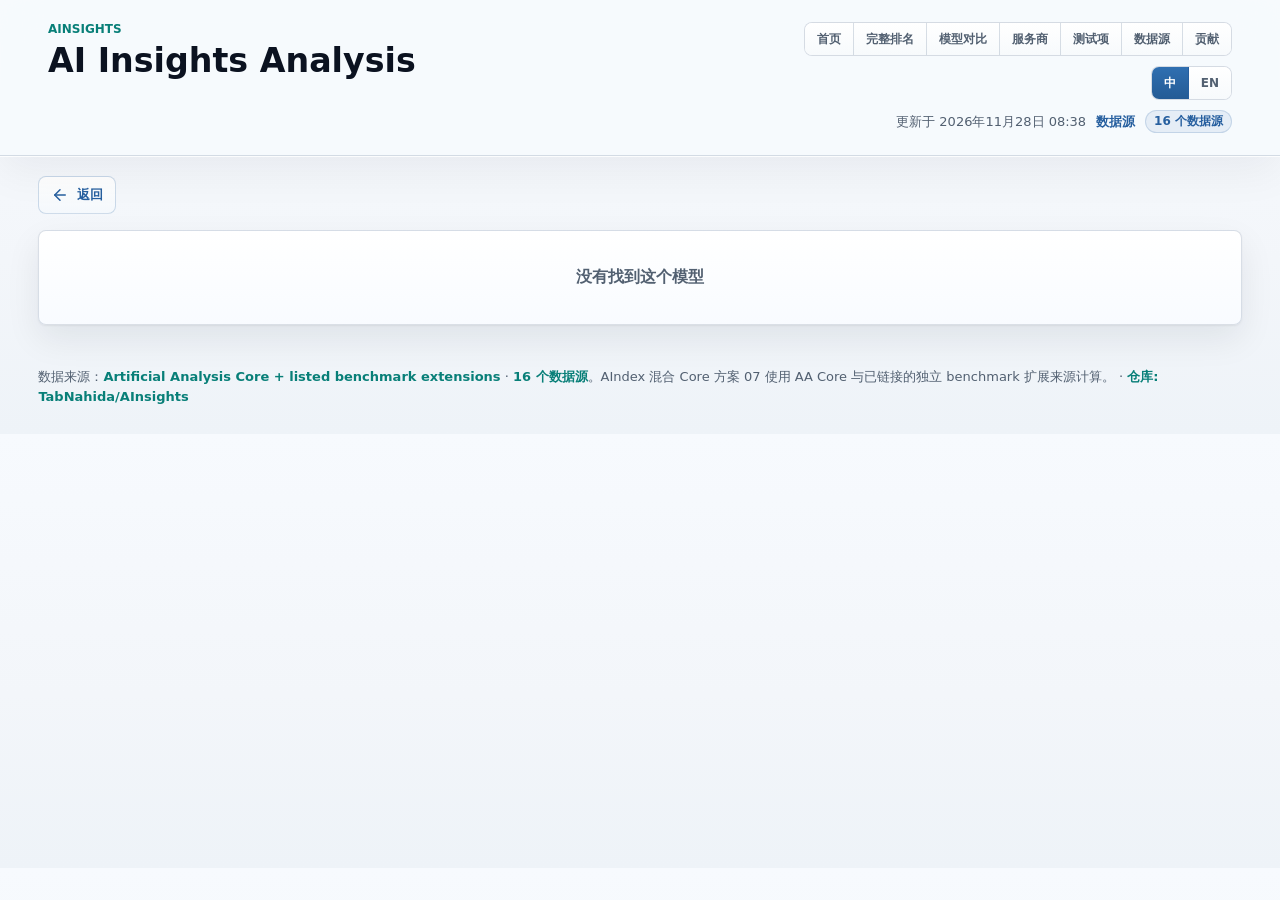
<file: docs/model.html>
<!doctype html>
<html lang="zh-CN">
  <head>
    <meta charset="utf-8" />
    <meta name="viewport" content="width=device-width, initial-scale=1" />
    <title>Model Details - AI Insights Analysis</title>
    <meta name="description" content="Inspect AI model details, AInsights Index (AIndex) score inputs, benchmark coverage, cost, speed, modalities, and source-backed evaluations." />
    <meta name="keywords" content="AInsights Index, AIndex, AI model benchmark, LLM leaderboard, Artificial Analysis" />
    <link rel="canonical" href="https://ainsights.tab.homes/model.html" />
    <meta property="og:title" content="Model Details - AI Insights Analysis" />
    <meta property="og:description" content="Compare AI models with AInsights Index (AIndex), benchmark evidence, cost, speed, and source-backed rankings." />
    <meta property="og:type" content="website" />
    <meta property="og:url" content="https://ainsights.tab.homes/model.html" />
    <meta name="twitter:card" content="summary" />
    <script type="application/ld+json">{"@context":"https://schema.org","@type":"WebPage","name":"Model Details - AI Insights Analysis","alternateName":["AInsights Index","AIndex"],"url":"https://ainsights.tab.homes/model.html","description":"Inspect AI model details, AInsights Index (AIndex) score inputs, benchmark coverage, cost, speed, modalities, and source-backed evaluations."}</script>
    <link rel="icon" href="./favicon.svg" type="image/svg+xml" />
    <link rel="stylesheet" href="./styles.css?v=20260919-fable-radar" />
  </head>
  <body data-page="model">
    <header class="topbar">
      <div>
        <p class="eyebrow">AInsights</p>
        <h1>AI Insights Analysis</h1>
      </div>
      <div class="header-actions">
        <nav class="segmented-control compact" id="pageButtons" aria-label="页面"></nav>
        <div class="segmented-control compact" id="languageButtons" role="group" aria-label="语言"></div>
        <div class="source-block">
          <span id="updatedAt">加载中</span>
          <a id="sourceLink" href="https://artificialanalysis.ai/evaluations/artificial-analysis-intelligence-index" target="_blank" rel="noreferrer">数据源</a>
          <a id="sourcesLink" class="source-badge" href="sources.html">全部数据源</a>
        </div>
      </div>
    </header>

    <main>
      <section class="home-view" id="homeView" hidden>
        <section class="home-metrics" id="homeMetrics" aria-label="首页摘要"></section>

        <section class="chart-shell" aria-labelledby="top20Title">
          <div class="chart-head">
            <div>
              <h2 id="top20Title">AInsights Index Top</h2>
              <p id="top20Subtitle">固定使用 AInsights Index，按宽度最多展示 30 个去重模型</p>
            </div>
            <a id="viewFullRankingLink" href="full-rank.html">完整排名</a>
          </div>
          <div class="bar-chart" id="top20Chart"></div>
        </section>

        <section class="chart-shell" aria-labelledby="costScatterTitle">
          <div class="chart-head">
            <div>
              <h2 id="costScatterTitle">智能 vs 运行成本</h2>
              <p id="costScatterSubtitle">分数与 AA Intelligence Index 运行成本</p>
            </div>
          </div>
          <div class="scatter-chart" id="costScatter"></div>
        </section>

        <section class="insight-grid" aria-label="数据分布">
          <section class="chart-shell" aria-labelledby="scoreBandsTitle">
            <div class="chart-head">
              <div>
                <h2 id="scoreBandsTitle">分数带分布</h2>
                <p id="scoreBandsSubtitle">去重模型在 AInsights Index 上的集中区间</p>
              </div>
            </div>
            <div class="score-bands" id="scoreBands"></div>
          </section>

          <section class="chart-shell" aria-labelledby="providerChartTitle">
            <div class="chart-head">
              <div>
                <h2 id="providerChartTitle">机构覆盖</h2>
                <p id="providerChartSubtitle">按可评分去重模型数量和最高分展示</p>
              </div>
            </div>
            <div class="provider-chart" id="providerChart"></div>
          </section>
        </section>

        <section class="chart-shell source-explorer" aria-labelledby="sourceExplorerTitle">
          <div class="chart-head">
            <div>
              <h2 id="sourceExplorerTitle">测评源地图</h2>
              <p id="sourceExplorerSubtitle">AA Core 与已链接的独立 benchmark 扩展来源，并列展示计分角色与协议</p>
            </div>
          </div>
          <div class="source-grid" id="sourceExplorer"></div>
        </section>
      </section>

      <section class="ranking-view" id="rankingView" hidden>
        <section class="controls" aria-label="排名控制">
          <div class="preset-row" id="presetButtons" role="tablist" aria-label="排名预设"></div>
          <div class="switch-row">
            <div class="segmented-control" id="viewButtons" role="group" aria-label="展示方式"></div>
            <div class="segmented-control" id="sourceFilterButtons" role="group" aria-label="模型来源"></div>
          </div>
          <div class="filter-row">
            <label class="search-label">
              <span id="searchLabel">搜索</span>
              <input id="searchInput" type="search" placeholder="模型或机构" />
            </label>
            <label class="toggle-label">
              <input id="dedupeToggle" type="checkbox" checked />
              <span id="dedupeLabel">去除重复档位</span>
            </label>
          </div>
          <div class="summary-row" id="summaryRow"></div>
        </section>

        <section class="custom-panel" id="customPanel" hidden>
          <div class="panel-head">
            <h2 id="customTitle">自定义占比</h2>
            <button id="resetWeightsButton" type="button">重置</button>
          </div>
          <div class="weights-grid" id="weightsGrid"></div>
        </section>

        <section class="ranking-shell">
          <div class="histogram-list" id="histogramList"></div>
          <div class="table-wrap" id="tableRanking">
            <table>
              <thead>
                <tr>
                  <th class="rank-col">#</th>
                  <th id="modelHeader">模型</th>
                  <th id="scoreHeader">综合分</th>
                  <th id="speedHeader">速度</th>
                  <th id="contextHeader">上下文</th>
                  <th id="priceHeader">价格</th>
                  <th id="sourceHeader">来源</th>
                  <th id="coverageHeader">覆盖</th>
                </tr>
              </thead>
              <tbody id="rankingBody"></tbody>
            </table>
          </div>
          <div class="text-ranking" id="textRanking" hidden></div>
        </section>
      </section>

      <section class="benchmark-view" id="benchmarkView" hidden>
        <div class="benchmark-detail" id="benchmarkDetail"></div>
      </section>

      <section class="model-view" id="modelView">
        <div class="model-detail" id="modelDetail"></div>
      </section>

      <section class="sources-view" id="sourcesView" hidden>
        <section class="chart-shell sources-shell" aria-labelledby="sourcesPageTitle">
          <div class="chart-head">
            <div>
              <h2 id="sourcesPageTitle">全部数据源</h2>
              <p id="sourcesPageSubtitle">主数据、公开榜单、官方发布和模型卡来源</p>
            </div>
          </div>
          <div class="source-overview-grid" id="sourceOverview"></div>
        </section>

        <section class="chart-shell source-map-shell" aria-labelledby="sourceMetricMapTitle">
          <div class="chart-head">
            <div>
              <h2 id="sourceMetricMapTitle">数据源与测试项映射</h2>
              <p id="sourceMetricMapSubtitle">每个来源对应的 benchmark、覆盖模型数和分数记录</p>
            </div>
          </div>
          <div class="source-metric-map" id="sourceMetricMap"></div>
        </section>
      </section>
    </main>

    <footer class="site-footer" id="siteFooter">
      数据来源：<a href="https://artificialanalysis.ai/evaluations/artificial-analysis-intelligence-index" target="_blank" rel="noreferrer">Artificial Analysis</a> Core 与已链接的独立 benchmark 扩展来源。AIndex 方案 18 基于这些观测成绩重新计算。
      · <a href="https://github.com/TabNahida/AInsights" target="_blank" rel="noreferrer">TabNahida/AInsights</a>
    </footer>

    <template id="metricTemplate">
      <label class="weight-control">
        <span></span>
        <input type="range" min="0" max="100" step="0.01" />
        <output></output>
      </label>
    </template>

    <script src="./data/models.js?v=2f4c15e92df0"></script>
    <script src="./app-utils.js?v=20260812-pricing3"></script>
    <script src="./app.js?v=20260922-aa-fields"></script>
  </body>
</html>
</file>
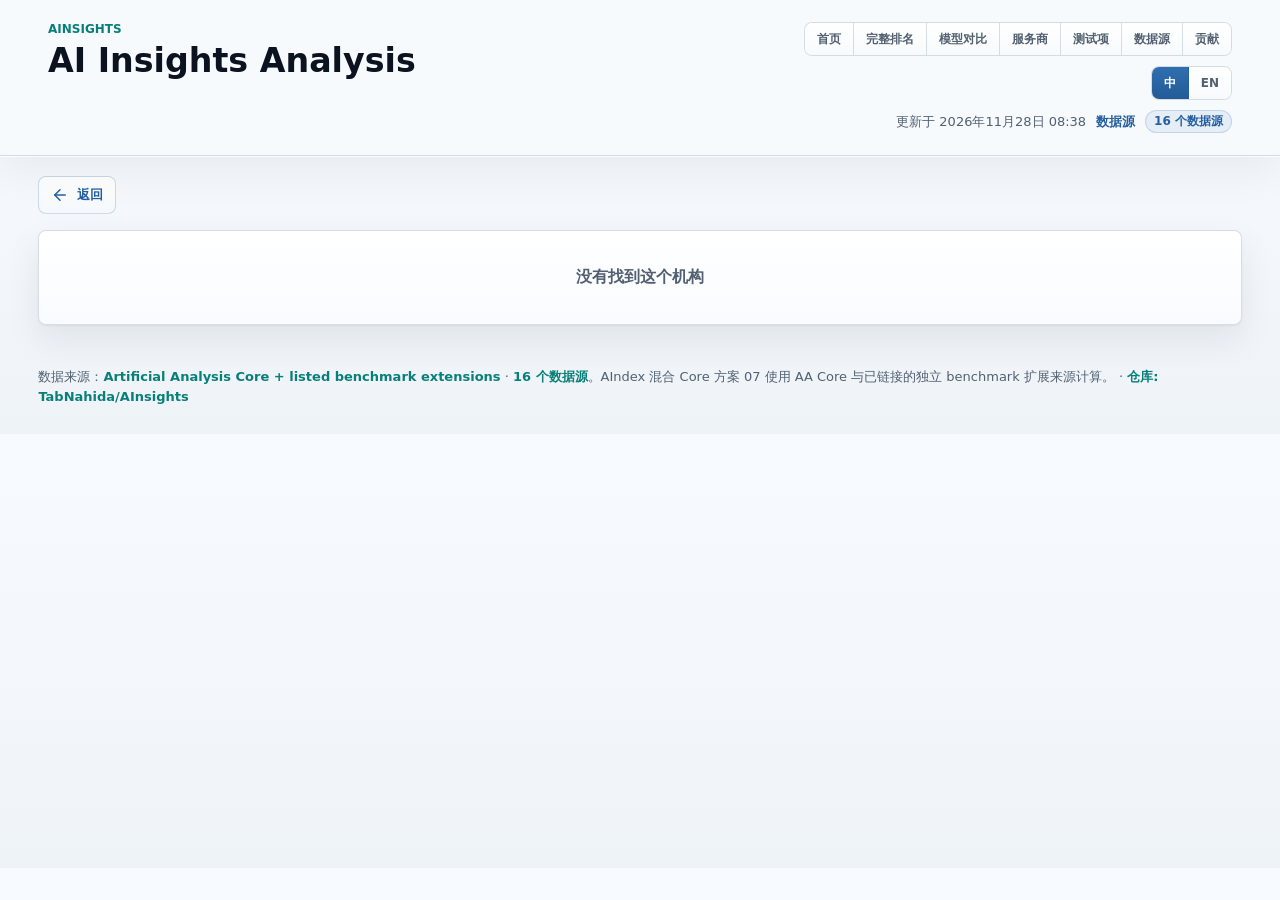
<file: docs/provider.html>
<!doctype html>
<html lang="zh-CN">
  <head>
    <meta charset="utf-8" />
    <meta name="viewport" content="width=device-width, initial-scale=1" />
    <title>Provider Details - AI Insights Analysis</title>
    <meta name="description" content="Review AI provider model portfolios by AInsights Index (AIndex), benchmark evidence, source type, release timing, cost, and speed." />
    <meta name="keywords" content="AInsights Index, AIndex, AI model benchmark, LLM leaderboard, Artificial Analysis" />
    <link rel="canonical" href="https://ainsights.tab.homes/provider.html" />
    <meta property="og:title" content="Provider Details - AI Insights Analysis" />
    <meta property="og:description" content="Compare AI models with AInsights Index (AIndex), benchmark evidence, cost, speed, and source-backed rankings." />
    <meta property="og:type" content="website" />
    <meta property="og:url" content="https://ainsights.tab.homes/provider.html" />
    <meta name="twitter:card" content="summary" />
    <script type="application/ld+json">{"@context":"https://schema.org","@type":"WebPage","name":"Provider Details - AI Insights Analysis","alternateName":["AInsights Index","AIndex"],"url":"https://ainsights.tab.homes/provider.html","description":"Review AI provider model portfolios by AInsights Index (AIndex), benchmark evidence, source type, release timing, cost, and speed."}</script>
    <link rel="icon" href="./favicon.svg" type="image/svg+xml" />
    <link rel="stylesheet" href="./styles.css?v=20260919-fable-radar" />
  </head>
  <body data-page="provider">
    <header class="topbar">
      <div>
        <p class="eyebrow">AInsights</p>
        <h1>AI Insights Analysis</h1>
      </div>
      <div class="header-actions">
        <nav class="segmented-control compact" id="pageButtons" aria-label="页面"></nav>
        <div class="segmented-control compact" id="languageButtons" role="group" aria-label="语言"></div>
        <div class="source-block">
          <span id="updatedAt">加载中</span>
          <a id="sourceLink" href="https://artificialanalysis.ai/evaluations/artificial-analysis-intelligence-index" target="_blank" rel="noreferrer">数据源</a>
          <a id="sourcesLink" class="source-badge" href="sources.html">全部数据源</a>
        </div>
      </div>
    </header>

    <main>
      <section class="home-view" id="homeView" hidden>
        <section class="home-metrics" id="homeMetrics" aria-label="首页摘要"></section>

        <section class="chart-shell latest-models-shell" aria-labelledby="latestModelsTitle">
          <div class="chart-head">
            <div>
              <h2 id="latestModelsTitle">最新模型</h2>
              <p id="latestModelsSubtitle">按发布日期展示最近进入数据集的去重模型</p>
            </div>
          </div>
          <div class="latest-models" id="latestModels"></div>
        </section>

        <section class="chart-shell" aria-labelledby="top20Title">
          <div class="chart-head">
            <div>
              <h2 id="top20Title">AInsights Index Top</h2>
              <p id="top20Subtitle">固定使用 AInsights Index，按宽度最多展示 30 个去重模型</p>
            </div>
            <a id="viewFullRankingLink" href="full-rank.html">完整排名</a>
          </div>
          <div class="bar-chart" id="top20Chart"></div>
        </section>

        <section class="chart-shell" aria-labelledby="costScatterTitle">
          <div class="chart-head">
            <div>
              <h2 id="costScatterTitle">智能 vs 运行成本</h2>
              <p id="costScatterSubtitle">分数与 AA Intelligence Index 运行成本</p>
            </div>
          </div>
          <div class="scatter-chart" id="costScatter"></div>
        </section>

        <section class="insight-grid" aria-label="数据分布">
          <section class="chart-shell" aria-labelledby="scoreBandsTitle">
            <div class="chart-head">
              <div>
                <h2 id="scoreBandsTitle">分数带分布</h2>
                <p id="scoreBandsSubtitle">去重模型在 AInsights Index 上的集中区间</p>
              </div>
            </div>
            <div class="score-bands" id="scoreBands"></div>
          </section>

          <section class="chart-shell" aria-labelledby="providerChartTitle">
            <div class="chart-head">
              <div>
                <h2 id="providerChartTitle">机构覆盖</h2>
                <p id="providerChartSubtitle">按可评分去重模型数量和最高分展示</p>
              </div>
            </div>
            <div class="provider-chart" id="providerChart"></div>
          </section>
        </section>

        <section class="chart-shell source-explorer" aria-labelledby="sourceExplorerTitle">
          <div class="chart-head">
            <div>
              <h2 id="sourceExplorerTitle">测评源地图</h2>
              <p id="sourceExplorerSubtitle">AA Core 与已链接的独立 benchmark 扩展来源，并列展示计分角色与协议</p>
            </div>
          </div>
          <div class="source-grid" id="sourceExplorer"></div>
        </section>
      </section>

      <section class="ranking-view" id="rankingView" hidden>
        <section class="controls" aria-label="排名控制">
          <div class="preset-row" id="presetButtons" role="tablist" aria-label="排名预设"></div>
          <div class="switch-row">
            <div class="segmented-control" id="viewButtons" role="group" aria-label="展示方式"></div>
            <div class="segmented-control" id="sourceFilterButtons" role="group" aria-label="模型来源"></div>
          </div>
          <div class="filter-row">
            <label class="search-label">
              <span id="searchLabel">搜索</span>
              <input id="searchInput" type="search" placeholder="模型或机构" />
            </label>
            <label class="toggle-label">
              <input id="dedupeToggle" type="checkbox" checked />
              <span id="dedupeLabel">去除重复档位</span>
            </label>
          </div>
          <div class="summary-row" id="summaryRow"></div>
        </section>

        <section class="custom-panel" id="customPanel" hidden>
          <div class="panel-head">
            <h2 id="customTitle">自定义占比</h2>
            <button id="resetWeightsButton" type="button">重置</button>
          </div>
          <div class="weights-grid" id="weightsGrid"></div>
        </section>

        <section class="ranking-shell">
          <div class="histogram-list" id="histogramList"></div>
          <div class="table-wrap" id="tableRanking">
            <table>
              <thead>
                <tr>
                  <th class="rank-col">#</th>
                  <th id="modelHeader">模型</th>
                  <th id="scoreHeader">综合分</th>
                  <th id="speedHeader">速度</th>
                  <th id="contextHeader">上下文</th>
                  <th id="priceHeader">价格</th>
                  <th id="sourceHeader">来源</th>
                  <th id="coverageHeader">覆盖</th>
                </tr>
              </thead>
              <tbody id="rankingBody"></tbody>
            </table>
          </div>
          <div class="text-ranking" id="textRanking" hidden></div>
        </section>
      </section>

      <section class="sources-view" id="sourcesView" hidden>
        <section class="chart-shell sources-shell" aria-labelledby="sourcesPageTitle">
          <div class="chart-head">
            <div>
              <h2 id="sourcesPageTitle">全部数据源</h2>
              <p id="sourcesPageSubtitle">主数据、公开榜单、官方发布和模型卡来源</p>
            </div>
          </div>
          <div class="source-overview-grid" id="sourceOverview"></div>
        </section>

        <section class="chart-shell source-map-shell" aria-labelledby="sourceMetricMapTitle">
          <div class="chart-head">
            <div>
              <h2 id="sourceMetricMapTitle">数据源与测试项映射</h2>
              <p id="sourceMetricMapSubtitle">每个来源对应的 benchmark、覆盖模型数和分数记录</p>
            </div>
          </div>
          <div class="source-metric-map" id="sourceMetricMap"></div>
        </section>
      </section>

      <section class="benchmark-view" id="benchmarkView" hidden>
        <div class="benchmark-detail" id="benchmarkDetail"></div>
      </section>

      <section class="model-view" id="modelView" hidden>
        <div class="model-detail" id="modelDetail"></div>
      </section>

      <section class="provider-view" id="providerView">
        <div class="provider-detail" id="providerDetail"></div>
      </section>
    </main>

    <footer class="site-footer" id="siteFooter">
      数据来源：<a href="https://artificialanalysis.ai/evaluations/artificial-analysis-intelligence-index" target="_blank" rel="noreferrer">Artificial Analysis</a> Core 与已链接的独立 benchmark 扩展来源。AIndex 方案 18 基于这些观测成绩重新计算。
      · <a href="https://github.com/TabNahida/AInsights" target="_blank" rel="noreferrer">TabNahida/AInsights</a>
    </footer>

    <template id="metricTemplate">
      <label class="weight-control">
        <span></span>
        <input type="range" min="0" max="100" step="0.01" />
        <output></output>
      </label>
    </template>

    <script src="./data/models.js?v=2f4c15e92df0"></script>
    <script src="./app-utils.js?v=20260812-pricing3"></script>
    <script src="./app.js?v=20260922-aa-fields"></script>
  </body>
</html>
</file>
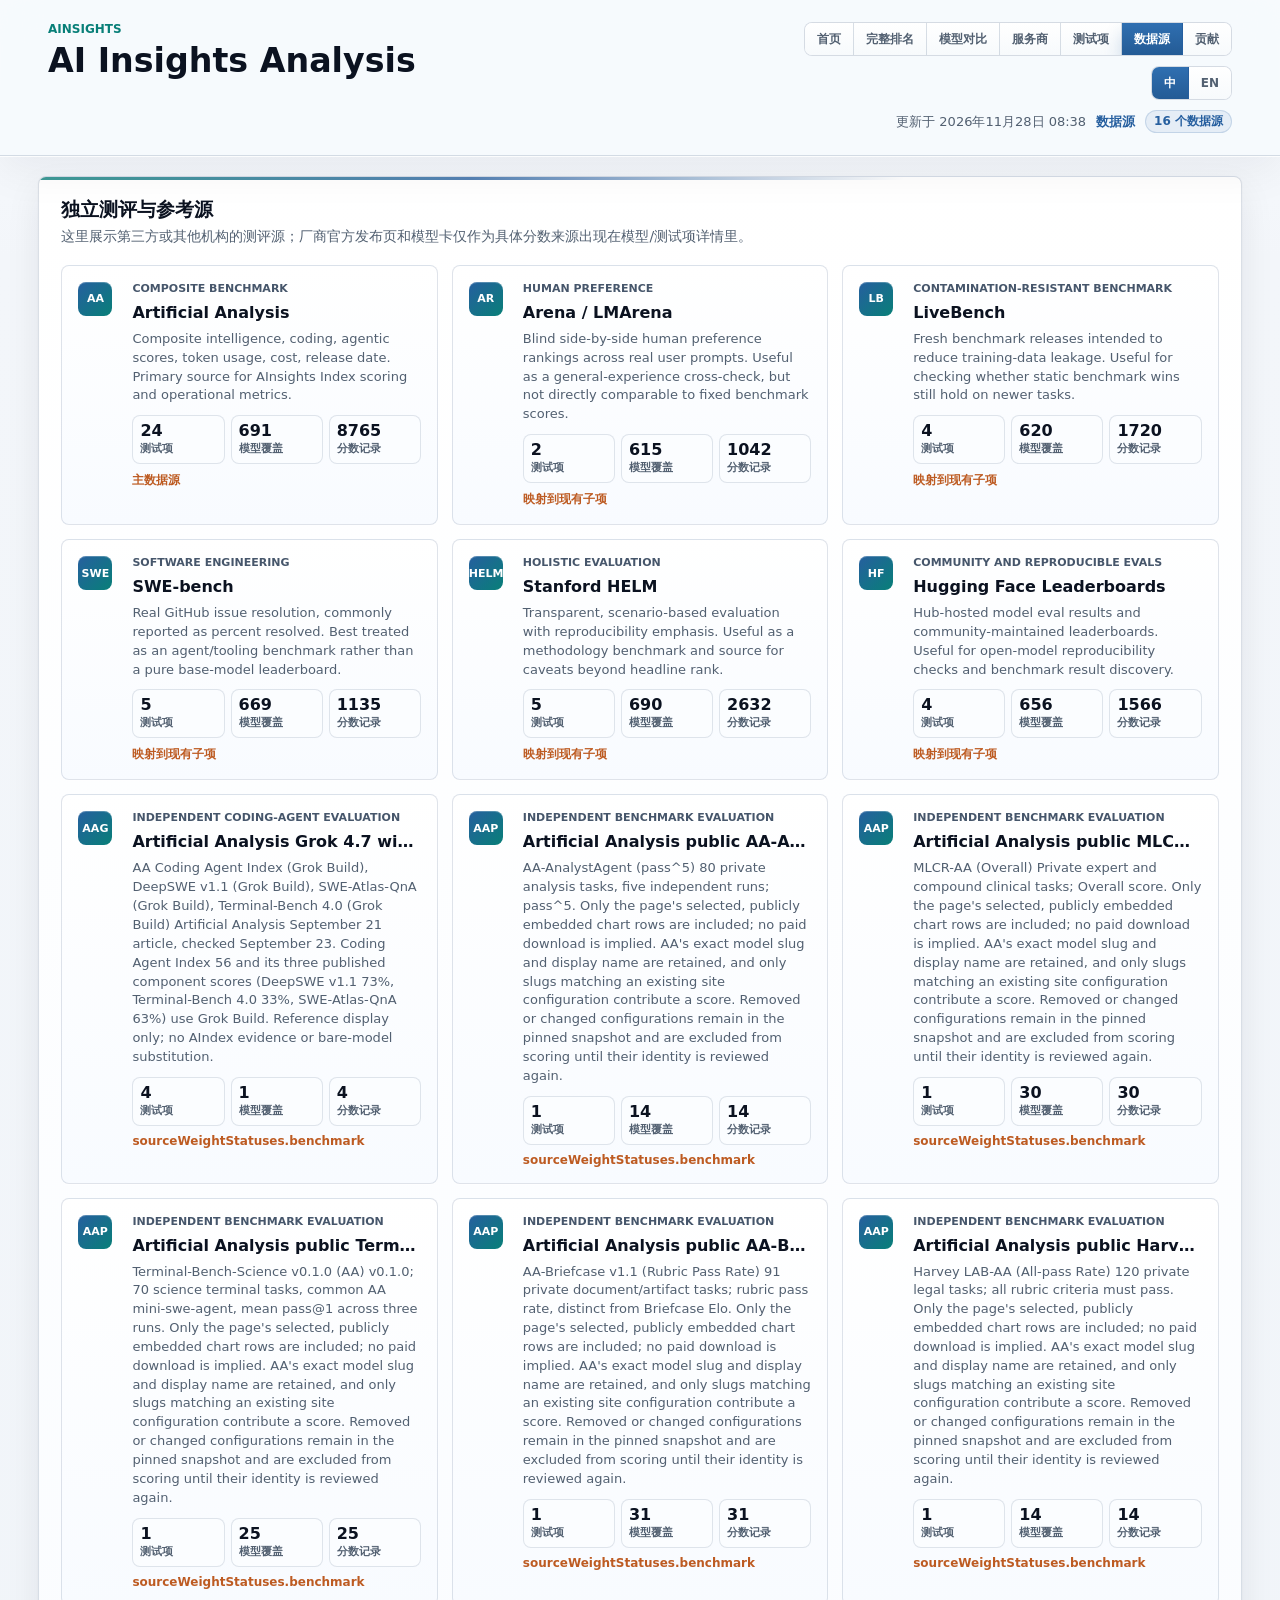
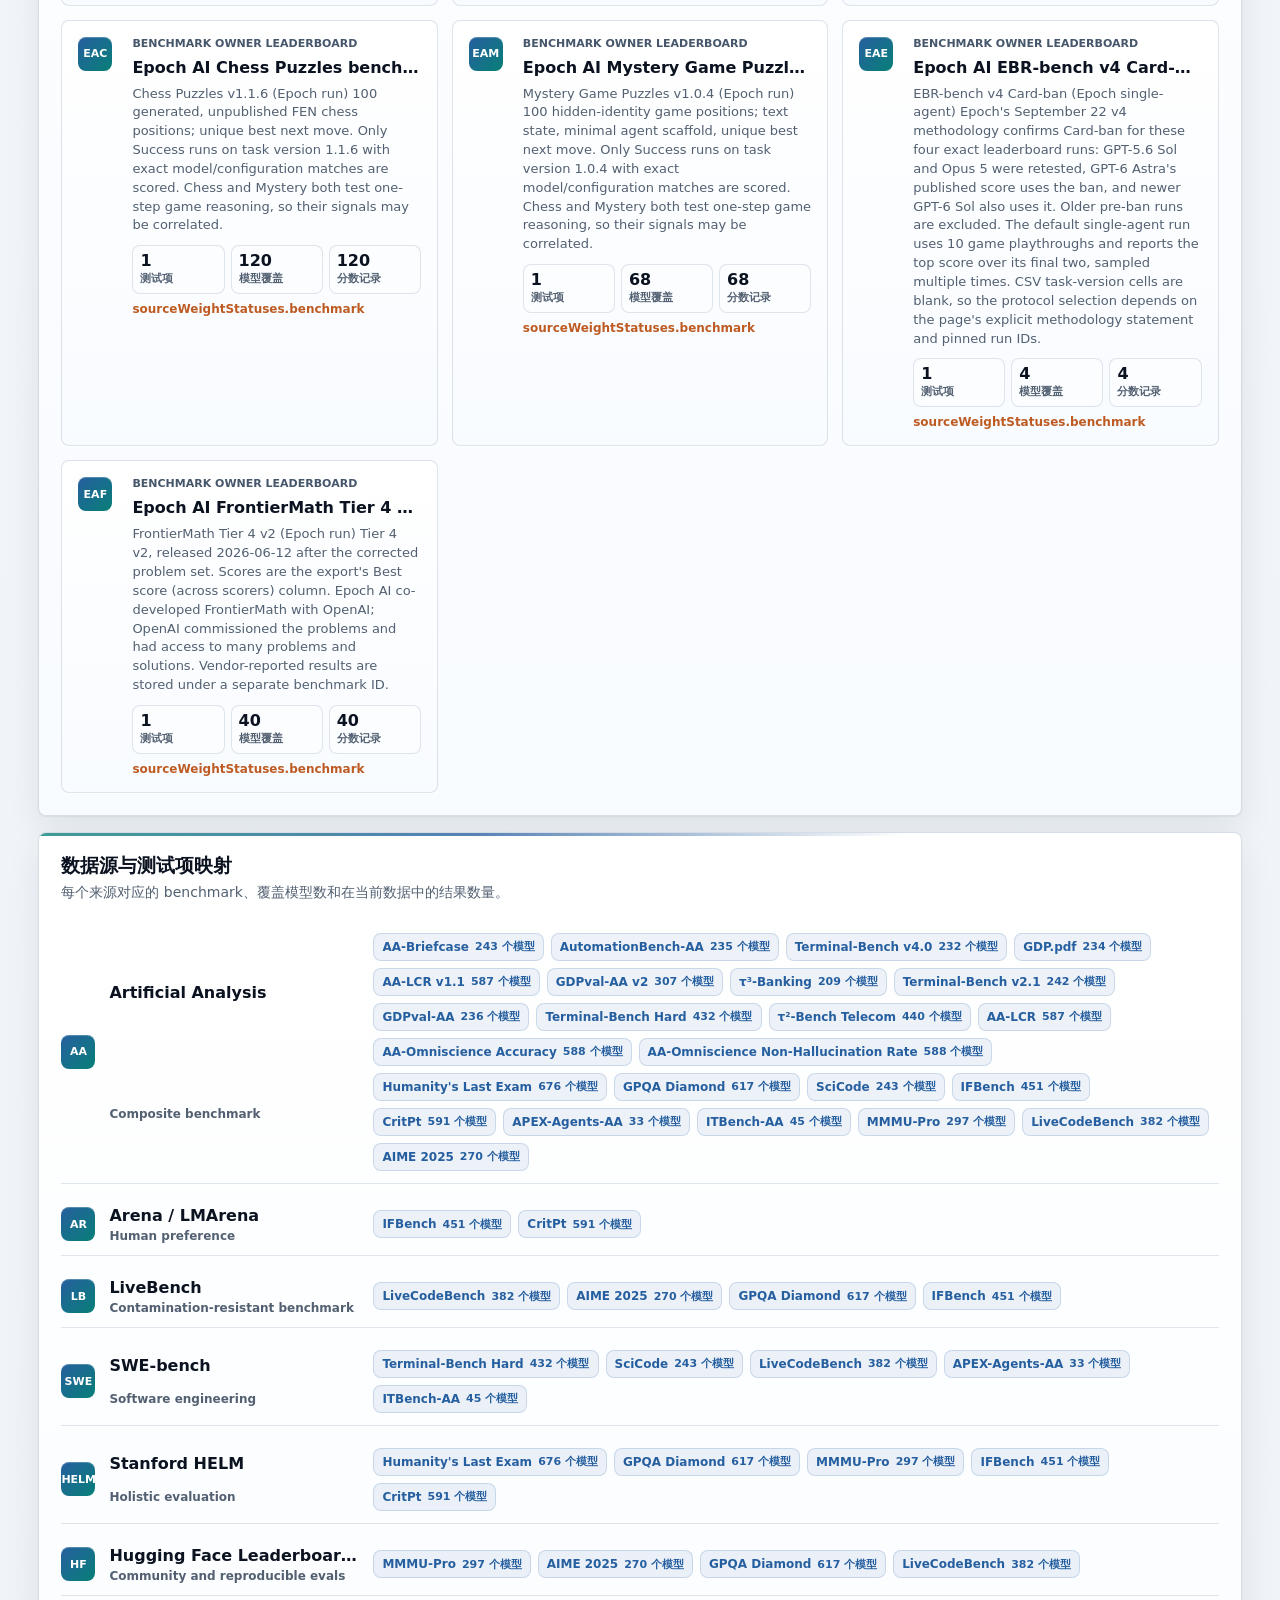
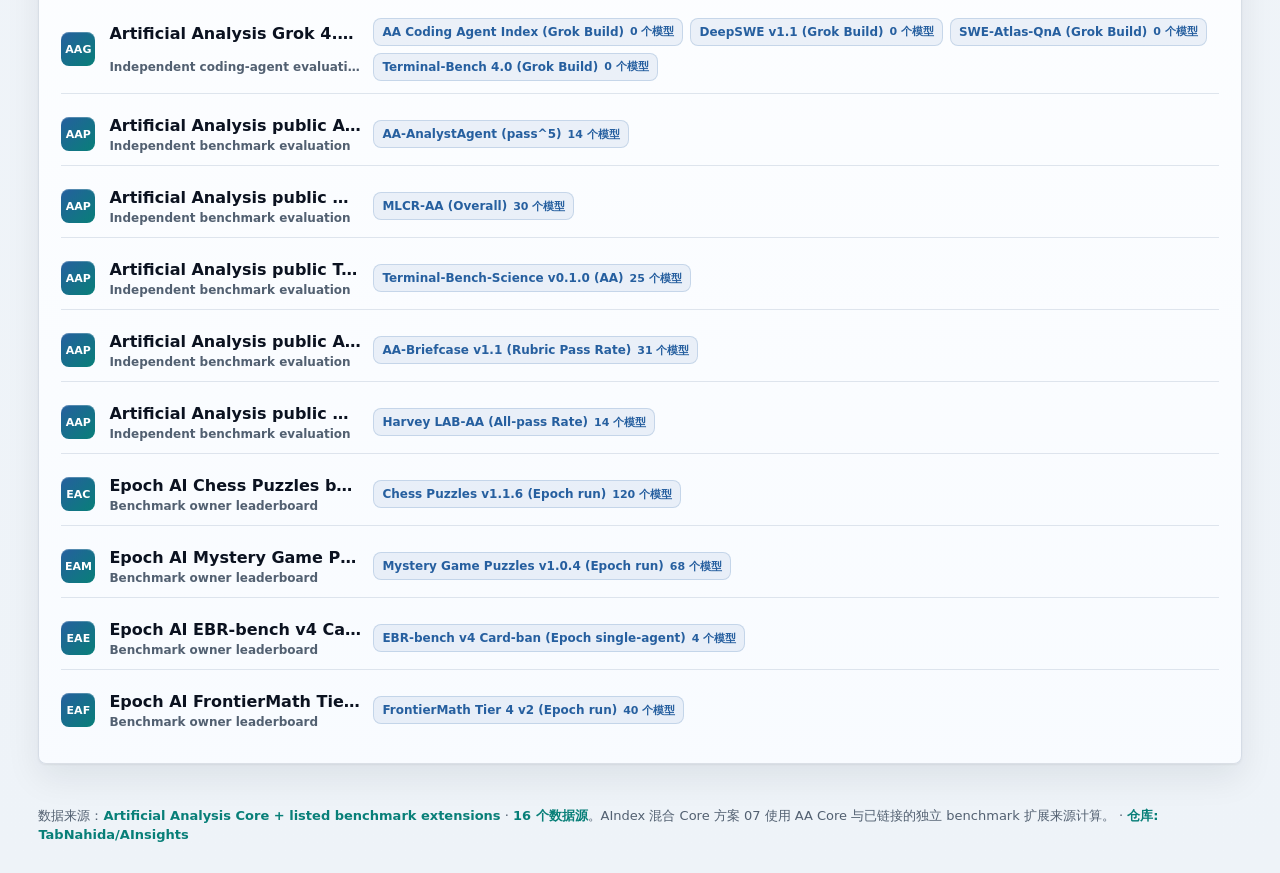
<file: docs/sources.html>
<!doctype html>
<html lang="zh-CN">
  <head>
    <meta charset="utf-8" />
    <meta name="viewport" content="width=device-width, initial-scale=1" />
    <title>Benchmark Sources - AI Insights Analysis</title>
    <meta name="description" content="Review the official and public benchmark sources behind AInsights Index (AIndex), model rankings, and source-backed evaluation data." />
    <meta name="keywords" content="AInsights Index, AIndex, AI model benchmark, LLM leaderboard, Artificial Analysis" />
    <link rel="canonical" href="https://ainsights.tab.homes/sources.html" />
    <meta property="og:title" content="Benchmark Sources - AI Insights Analysis" />
    <meta property="og:description" content="Compare AI models with AInsights Index (AIndex), benchmark evidence, cost, speed, and source-backed rankings." />
    <meta property="og:type" content="website" />
    <meta property="og:url" content="https://ainsights.tab.homes/sources.html" />
    <meta name="twitter:card" content="summary" />
    <script type="application/ld+json">{"@context":"https://schema.org","@type":"WebPage","name":"Benchmark Sources - AI Insights Analysis","alternateName":["AInsights Index","AIndex"],"url":"https://ainsights.tab.homes/sources.html","description":"Review the official and public benchmark sources behind AInsights Index (AIndex), model rankings, and source-backed evaluation data."}</script>
    <link rel="icon" href="./favicon.svg" type="image/svg+xml" />
    <link rel="stylesheet" href="./styles.css?v=20260919-fable-radar" />
  </head>
  <body data-page="sources">
    <header class="topbar">
      <div>
        <p class="eyebrow">AInsights</p>
        <h1>AI Insights Analysis</h1>
      </div>
      <div class="header-actions">
        <nav class="segmented-control compact" id="pageButtons" aria-label="页面"></nav>
        <div class="segmented-control compact" id="languageButtons" role="group" aria-label="语言"></div>
        <div class="source-block">
          <span id="updatedAt">加载中</span>
          <a id="sourceLink" href="https://artificialanalysis.ai/evaluations/artificial-analysis-intelligence-index" target="_blank" rel="noreferrer">数据源</a>
          <a id="sourcesLink" class="source-badge" href="sources.html">全部数据源</a>
        </div>
      </div>
    </header>

    <main>
      <section class="home-view" id="homeView" hidden>
        <section class="home-metrics" id="homeMetrics" aria-label="首页摘要"></section>

        <section class="chart-shell" aria-labelledby="top20Title">
          <div class="chart-head">
            <div>
              <h2 id="top20Title">AInsights Index Top</h2>
              <p id="top20Subtitle">固定使用 AInsights Index，按宽度最多展示 30 个去重模型</p>
            </div>
            <a id="viewFullRankingLink" href="full-rank.html">完整排名</a>
          </div>
          <div class="bar-chart" id="top20Chart"></div>
        </section>

        <section class="chart-shell" aria-labelledby="costScatterTitle">
          <div class="chart-head">
            <div>
              <h2 id="costScatterTitle">智能 vs 运行成本</h2>
              <p id="costScatterSubtitle">分数与 AA Intelligence Index 运行成本</p>
            </div>
          </div>
          <div class="scatter-chart" id="costScatter"></div>
        </section>

        <section class="insight-grid" aria-label="数据分布">
          <section class="chart-shell" aria-labelledby="scoreBandsTitle">
            <div class="chart-head">
              <div>
                <h2 id="scoreBandsTitle">分数带分布</h2>
                <p id="scoreBandsSubtitle">去重模型在 AInsights Index 上的集中区间</p>
              </div>
            </div>
            <div class="score-bands" id="scoreBands"></div>
          </section>

          <section class="chart-shell" aria-labelledby="providerChartTitle">
            <div class="chart-head">
              <div>
                <h2 id="providerChartTitle">机构覆盖</h2>
                <p id="providerChartSubtitle">按可评分去重模型数量和最高分展示</p>
              </div>
            </div>
            <div class="provider-chart" id="providerChart"></div>
          </section>
        </section>

        <section class="chart-shell source-explorer" aria-labelledby="sourceExplorerTitle">
          <div class="chart-head">
            <div>
              <h2 id="sourceExplorerTitle">测评源地图</h2>
              <p id="sourceExplorerSubtitle">AA Core 与已链接的独立 benchmark 扩展来源，并列展示计分角色与协议</p>
            </div>
          </div>
          <div class="source-grid" id="sourceExplorer"></div>
        </section>
      </section>

      <section class="ranking-view" id="rankingView" hidden>
        <section class="controls" aria-label="排名控制">
          <div class="preset-row" id="presetButtons" role="tablist" aria-label="排名预设"></div>
          <div class="switch-row">
            <div class="segmented-control" id="viewButtons" role="group" aria-label="展示方式"></div>
            <div class="segmented-control" id="sourceFilterButtons" role="group" aria-label="模型来源"></div>
          </div>
          <div class="filter-row">
            <label class="search-label">
              <span id="searchLabel">搜索</span>
              <input id="searchInput" type="search" placeholder="模型或机构" />
            </label>
            <label class="toggle-label">
              <input id="dedupeToggle" type="checkbox" checked />
              <span id="dedupeLabel">去除重复档位</span>
            </label>
          </div>
          <div class="summary-row" id="summaryRow"></div>
        </section>

        <section class="custom-panel" id="customPanel" hidden>
          <div class="panel-head">
            <h2 id="customTitle">自定义占比</h2>
            <button id="resetWeightsButton" type="button">重置</button>
          </div>
          <div class="weights-grid" id="weightsGrid"></div>
        </section>

        <section class="ranking-shell">
          <div class="histogram-list" id="histogramList"></div>
          <div class="table-wrap" id="tableRanking">
            <table>
              <thead>
                <tr>
                  <th class="rank-col">#</th>
                  <th id="modelHeader">模型</th>
                  <th id="scoreHeader">综合分</th>
                  <th id="speedHeader">速度</th>
                  <th id="contextHeader">上下文</th>
                  <th id="priceHeader">价格</th>
                  <th id="sourceHeader">来源</th>
                  <th id="coverageHeader">覆盖</th>
                </tr>
              </thead>
              <tbody id="rankingBody"></tbody>
            </table>
          </div>
          <div class="text-ranking" id="textRanking" hidden></div>
        </section>
      </section>

      <section class="sources-view" id="sourcesView">
        <section class="chart-shell sources-shell" aria-labelledby="sourcesPageTitle">
          <div class="chart-head">
            <div>
              <h2 id="sourcesPageTitle">全部数据源</h2>
              <p id="sourcesPageSubtitle">主数据、公开榜单、官方发布和模型卡来源</p>
            </div>
          </div>
          <div class="source-overview-grid" id="sourceOverview"></div>
        </section>

        <section class="chart-shell source-map-shell" aria-labelledby="sourceMetricMapTitle">
          <div class="chart-head">
            <div>
              <h2 id="sourceMetricMapTitle">数据源与测试项映射</h2>
              <p id="sourceMetricMapSubtitle">每个来源对应的 benchmark、覆盖模型数和分数记录</p>
            </div>
          </div>
          <div class="source-metric-map" id="sourceMetricMap"></div>
        </section>
      </section>

      <section class="benchmark-view" id="benchmarkView" hidden>
        <div class="benchmark-detail" id="benchmarkDetail"></div>
      </section>

      <section class="model-view" id="modelView" hidden>
        <div class="model-detail" id="modelDetail"></div>
      </section>
    </main>

    <footer class="site-footer" id="siteFooter">
      数据来源：<a href="https://artificialanalysis.ai/evaluations/artificial-analysis-intelligence-index" target="_blank" rel="noreferrer">Artificial Analysis</a> Core 与已链接的独立 benchmark 扩展来源。AIndex 方案 18 基于这些观测成绩重新计算。
      · <a href="https://github.com/TabNahida/AInsights" target="_blank" rel="noreferrer">TabNahida/AInsights</a>
    </footer>

    <template id="metricTemplate">
      <label class="weight-control">
        <span></span>
        <input type="range" min="0" max="100" step="0.01" />
        <output></output>
      </label>
    </template>

    <script src="./data/models.js?v=2f4c15e92df0"></script>
    <script src="./app-utils.js?v=20260812-pricing3"></script>
    <script src="./app.js?v=20260922-aa-fields"></script>
  </body>
</html>
</file>
<file: docs/styles.css>
:root {
  color-scheme: light;
  --ink: #151922;
  --muted: #697386;
  --line: #dce2ec;
  --surface: #ffffff;
  --wash: #f5f7fb;
  --accent: #0f766e;
  --accent-2: #b95b1c;
  --accent-3: #315c96;
  --accent-4: #b4235a;
  --danger: #b42318;
  --shadow: 0 18px 42px rgb(18 24 40 / 0.08);
}

* {
  box-sizing: border-box;
}

body {
  margin: 0;
  min-width: 320px;
  color: var(--ink);
  background: var(--wash);
  font-family: Inter, ui-sans-serif, system-ui, -apple-system, BlinkMacSystemFont, "Segoe UI", sans-serif;
}

a {
  color: inherit;
}

.topbar {
  position: sticky;
  top: 0;
  z-index: 60;
  display: flex;
  align-items: center;
  justify-content: space-between;
  gap: 24px;
  padding: 20px clamp(16px, 4vw, 48px);
  border-bottom: 1px solid var(--line);
  background: rgb(245 247 251 / 0.94);
  backdrop-filter: blur(12px);
}

.eyebrow {
  margin: 0 0 4px;
  color: var(--accent);
  font-size: 12px;
  font-weight: 700;
  text-transform: uppercase;
}

h1,
h2 {
  margin: 0;
  font-size: clamp(22px, 3vw, 32px);
  line-height: 1.15;
  letter-spacing: 0;
}

h2 {
  font-size: 18px;
}

.source-block {
  display: flex;
  flex-wrap: wrap;
  justify-content: flex-end;
  gap: 8px 10px;
  color: var(--muted);
  font-size: 13px;
}

.source-badge {
  display: inline-flex;
  align-items: center;
  min-height: 22px;
  border: 1px solid rgba(49, 92, 150, 0.24);
  border-radius: 999px;
  padding: 2px 8px;
  color: var(--accent-3);
  background: rgba(49, 92, 150, 0.08);
  font-size: 12px;
  font-weight: 800;
  text-decoration: none;
}

.header-actions {
  display: grid;
  justify-items: end;
  gap: 8px;
  min-width: 0;
}

main {
  display: grid;
  gap: 16px;
  min-width: 0;
  padding: 18px clamp(12px, 3vw, 40px) 36px;
}

.home-view,
.ranking-view,
.sources-view,
.methodology-view,
.model-view,
.benchmark-view,
.compare-view,
.provider-view {
  display: grid;
  gap: 16px;
  min-width: 0;
}

.home-view,
.sources-view,
.methodology-view,
.model-view,
.benchmark-view,
.compare-view,
.provider-view {
  width: 100%;
  max-width: 1240px;
  margin-inline: auto;
}

.home-metrics {
  display: grid;
  grid-template-columns: repeat(4, minmax(0, 1fr));
  gap: 12px;
}

.home-metric {
  display: grid;
  align-content: start;
  gap: 8px;
  min-height: 104px;
  padding: 14px;
  border: 1px solid var(--line);
  border-radius: 8px;
  background: var(--surface);
  box-shadow: var(--shadow);
}

.home-metric-label {
  color: var(--muted);
  font-size: 12px;
  font-weight: 700;
  text-transform: uppercase;
}

.home-metric-model {
  display: flex;
  align-items: center;
  gap: 10px;
  min-width: 0;
  color: var(--ink);
  text-decoration: none;
}

.home-metric-model strong {
  overflow: hidden;
  font-size: 15px;
  line-height: 1.25;
  text-overflow: ellipsis;
  white-space: nowrap;
}

.home-metric-number {
  font-size: 26px;
  line-height: 1;
}

.home-metric-meta {
  overflow: hidden;
  color: var(--muted);
  font-size: 12px;
  text-overflow: ellipsis;
  white-space: nowrap;
}

.site-footer {
  padding: 0 clamp(12px, 3vw, 40px) 28px;
  color: var(--muted);
  font-size: 13px;
  line-height: 1.5;
}

.site-footer a {
  color: var(--accent);
  font-weight: 800;
  text-decoration: none;
}

.controls,
.custom-panel,
.chart-shell,
.ranking-shell {
  border: 1px solid var(--line);
  border-radius: 8px;
  background: var(--surface);
  box-shadow: var(--shadow);
}

.chart-shell {
  overflow: hidden;
  min-width: 0;
  padding: 18px;
}

.chart-head {
  display: flex;
  align-items: flex-start;
  justify-content: space-between;
  gap: 16px;
  margin-bottom: 16px;
}

.chart-head p {
  margin: 5px 0 0;
  color: var(--muted);
  font-size: 14px;
  line-height: 1.4;
  overflow-wrap: anywhere;
}

.chart-head > div {
  min-width: 0;
}

.chart-head a {
  flex: 0 0 auto;
  border: 1px solid var(--line);
  border-radius: 8px;
  padding: 8px 12px;
  color: var(--accent);
  text-decoration: none;
  font-weight: 700;
}

.controls {
  display: grid;
  gap: 14px;
  padding: 14px;
}

.preset-row,
.filter-row,
.switch-row,
.summary-row,
.panel-head {
  display: flex;
  flex-wrap: wrap;
  align-items: center;
  gap: 10px;
}

.switch-row {
  justify-content: space-between;
}

.preset-row button,
.panel-head button,
.segmented-control button {
  min-height: 34px;
  border: 1px solid var(--line);
  padding: 0 14px;
  color: var(--ink);
  background: #fff;
  cursor: pointer;
  font: inherit;
}

.preset-row button {
  border-radius: 999px;
}

.preset-row button[aria-selected="true"] {
  border-color: var(--accent);
  color: #fff;
  background: var(--accent);
}

.segmented-control {
  display: inline-flex;
  min-height: 34px;
  overflow: hidden;
  border: 1px solid var(--line);
  border-radius: 8px;
  background: #fff;
}

.segmented-control button {
  border: 0;
  border-right: 1px solid var(--line);
  border-radius: 0;
  color: var(--muted);
}

.segmented-control button:last-child {
  border-right: 0;
}

.segmented-control button[aria-pressed="true"] {
  color: #fff;
  background: var(--accent-3);
}

.segmented-control.compact button {
  min-height: 28px;
  padding: 0 10px;
  font-size: 12px;
}

.search-label {
  display: grid;
  grid-template-columns: auto minmax(180px, 320px);
  align-items: center;
  gap: 8px;
  color: var(--muted);
  font-size: 14px;
}

.search-label input {
  width: 100%;
  min-height: 36px;
  border: 1px solid var(--line);
  border-radius: 6px;
  padding: 0 10px;
  font: inherit;
}

.toggle-label {
  display: inline-flex;
  align-items: center;
  gap: 8px;
  color: var(--muted);
  font-size: 14px;
}

.toggle-label input {
  width: 18px;
  height: 18px;
  accent-color: var(--accent);
}

.summary-row {
  color: var(--muted);
  font-size: 13px;
}

.summary-row strong {
  color: var(--ink);
}

.custom-panel {
  padding: 14px;
}

.panel-head {
  justify-content: space-between;
  margin-bottom: 12px;
}

.panel-head button {
  border-radius: 8px;
}

.weights-grid {
  display: grid;
  gap: 16px;
}

.weight-group {
  display: grid;
  gap: 12px;
}

.custom-weight-preset-group,
.missing-mode-group {
  padding-bottom: 12px;
  border-bottom: 1px solid var(--line);
}

.weight-group-head {
  display: flex;
  align-items: baseline;
  justify-content: space-between;
  gap: 16px;
}

.weight-group-head > div {
  display: grid;
  gap: 4px;
  min-width: 0;
}

.weight-group-head h3 {
  margin: 0;
  font-size: 15px;
}

.weight-group-head p {
  margin: 0;
  color: var(--muted);
  font-size: 12px;
  text-align: right;
}

.metric-weight-head {
  align-items: center;
}

.metric-coverage-filter {
  display: inline-flex;
  align-items: center;
  gap: 8px;
  min-width: max-content;
  color: var(--muted);
  font-size: 12px;
  font-weight: 800;
}

.metric-coverage-filter select {
  min-height: 34px;
  border: 1px solid var(--line);
  border-radius: 8px;
  padding: 0 30px 0 10px;
  color: var(--ink);
  background: #fff;
  font: inherit;
}

.metric-filter-summary {
  width: fit-content;
  max-width: 100%;
  border: 1px solid rgb(38 95 159 / 0.16);
  border-radius: 999px;
  padding: 4px 8px;
  color: var(--accent-3);
  background: rgb(38 95 159 / 0.07);
  font-size: 12px;
  font-weight: 800;
}

.metric-filter-empty {
  grid-column: 1 / -1;
}

.methodology-hero,
.methodology-card {
  border: 1px solid var(--line);
  border-radius: 8px;
  background: var(--surface);
  box-shadow: var(--shadow);
}

.methodology-hero {
  display: grid;
  gap: 10px;
  padding: clamp(18px, 3vw, 28px);
}

.methodology-hero p {
  max-width: 820px;
  margin: 0;
  color: var(--muted);
  line-height: 1.55;
}

.methodology-grid {
  display: grid;
  grid-template-columns: repeat(2, minmax(0, 1fr));
  gap: 12px;
}

.methodology-card {
  display: grid;
  align-content: start;
  gap: 8px;
  padding: 16px;
}

.methodology-card h3,
.methodology-card p {
  margin: 0;
}

.methodology-card h3 {
  font-size: 15px;
}

.methodology-card p {
  color: var(--muted);
  font-size: 13px;
  line-height: 1.55;
}

.methodology-card-wide {
  grid-column: 1 / -1;
}

.methodology-table-wrap {
  overflow-x: auto;
  min-width: 0;
}

.methodology-weight-table {
  width: 100%;
  min-width: 680px;
  border-collapse: collapse;
  color: var(--ink);
  font-size: 13px;
}

.methodology-weight-table th,
.methodology-weight-table td {
  border-bottom: 1px solid var(--line);
  padding: 9px 10px;
  text-align: left;
  vertical-align: top;
}

.methodology-weight-table th {
  color: var(--accent-3);
  font-size: 12px;
  font-weight: 850;
}

.methodology-weight-table td:nth-child(2) {
  width: 96px;
  color: var(--accent-2);
  font-weight: 850;
}

.methodology-matrix-table {
  min-width: 920px;
}

.methodology-matrix-table td:nth-child(3) {
  min-width: 280px;
}

.methodology-metric-pill {
  display: inline-flex;
  align-items: center;
  gap: 5px;
  margin: 0 6px 6px 0;
  padding: 4px 7px;
  border: 1px solid var(--line);
  border-radius: 7px;
  background: var(--surface);
  white-space: nowrap;
}

.methodology-metric-pill code {
  white-space: normal;
  overflow-wrap: anywhere;
}

.methodology-steps {
  display: grid;
  gap: 8px;
  margin: 0;
  padding-left: 20px;
  color: var(--muted);
  font-size: 13px;
  line-height: 1.55;
}

.methodology-steps strong {
  color: var(--ink);
}

.metric-weight-controls {
  display: grid;
  grid-template-columns: repeat(auto-fit, minmax(390px, 1fr));
  gap: 14px 22px;
}

.custom-weight-preset-controls {
  display: grid;
  grid-template-columns: repeat(4, minmax(0, 1fr));
  gap: 10px;
}

.weight-preset-button {
  display: grid;
  gap: 5px;
  min-height: 66px;
  border: 1px solid var(--line);
  border-radius: 8px;
  padding: 10px;
  color: var(--ink);
  background: #fff;
  cursor: pointer;
  font: inherit;
  text-align: left;
}

.weight-preset-button strong {
  overflow: hidden;
  font-size: 13px;
  text-overflow: ellipsis;
  white-space: nowrap;
}

.weight-preset-button em {
  width: fit-content;
  padding: 2px 6px;
  border-radius: 999px;
  color: var(--accent-3);
  background: rgba(49, 92, 150, 0.08);
  font-size: 11px;
  font-style: normal;
  font-weight: 800;
}

.weight-preset-button[aria-pressed="true"] {
  border-color: rgba(15, 118, 110, 0.6);
  background: rgba(15, 118, 110, 0.08);
}

.missing-mode-controls,
.custom-config-grid {
  min-width: 0;
}

.custom-config-grid {
  display: grid;
  grid-template-columns: repeat(auto-fit, minmax(230px, 1fr));
  gap: 12px;
  align-items: stretch;
}

.custom-setting-block,
.range-setting {
  display: grid;
  align-content: start;
  gap: 8px;
  min-width: 0;
  border: 1px solid rgba(220, 226, 236, 0.86);
  border-radius: 8px;
  padding: 10px;
  background: #fbfcfe;
}

.control-label,
.range-setting-head {
  color: var(--ink);
  font-size: 12px;
  font-weight: 800;
}

.custom-setting-block p,
.range-setting em,
.custom-strategy-status {
  margin: 0;
  color: var(--muted);
  font-size: 12px;
  line-height: 1.35;
}

.custom-setting-block .segmented-control {
  display: grid;
  grid-template-columns: repeat(var(--option-count), minmax(0, 1fr));
  width: 100%;
}

.custom-setting-block [data-missing-preset] {
  grid-template-columns: repeat(auto-fit, minmax(96px, 1fr));
  overflow: visible;
}

.custom-setting-block .segmented-control button {
  display: grid;
  place-items: center;
  min-width: 0;
  min-height: 58px;
  border-right: 0;
  padding: 8px 10px;
  line-height: 1.18;
  text-align: center;
  white-space: normal;
  overflow-wrap: anywhere;
}

.custom-setting-block [data-missing-preset] button {
  min-height: 44px;
  overflow-wrap: normal;
  word-break: normal;
}

.custom-setting-block .segmented-control button + button {
  border-left: 1px solid var(--line);
}

.custom-strategy-status strong {
  color: var(--accent-3);
}

.range-setting-head {
  display: flex;
  justify-content: space-between;
  gap: 10px;
}

.range-setting-head output {
  color: var(--accent-2);
  font-variant-numeric: tabular-nums;
}

.range-setting input {
  width: 100%;
  accent-color: var(--accent-2);
}

.normalization-method-controls button[aria-pressed="true"],
.calculation-method-controls button[aria-pressed="true"],
.missing-mode-controls button[aria-pressed="true"] {
  color: #fff;
  background: var(--accent-3);
}

.weight-control {
  display: grid;
  grid-template-columns: minmax(180px, 1fr) minmax(130px, 180px) 42px;
  align-items: center;
  gap: 12px;
  color: var(--muted);
  font-size: 13px;
}

.metric-weight-label {
  display: grid;
  min-width: 0;
  gap: 4px;
}

.metric-weight-label strong,
.metric-weight-label em {
  min-width: 0;
  overflow: hidden;
  text-overflow: ellipsis;
  white-space: nowrap;
}

.metric-weight-label strong {
  color: var(--muted);
  font-size: 13px;
  font-weight: 700;
}

.metric-weight-link {
  width: fit-content;
  max-width: 100%;
  color: inherit;
  text-decoration: none;
}

.metric-weight-link:hover strong {
  color: var(--accent-3);
  text-decoration: underline;
  text-underline-offset: 3px;
}

.metric-weight-label em {
  width: fit-content;
  max-width: 100%;
  padding: 2px 6px;
  border-radius: 999px;
  color: var(--accent-3);
  background: rgba(6, 95, 70, 0.08);
  font-size: 11px;
  font-style: normal;
  font-weight: 800;
}

.weight-control input {
  accent-color: var(--accent-2);
}

.weight-control output {
  color: var(--ink);
  text-align: right;
}

.source-card-icon {
  display: inline-grid;
  place-items: center;
  width: 34px;
  height: 34px;
  border-radius: 8px;
  color: #fff;
  background: var(--ink);
  font-size: 11px;
  font-weight: 850;
  letter-spacing: 0;
}

.ranking-shell {
  overflow: hidden;
}

.table-wrap {
  overflow-x: auto;
}

table {
  width: 100%;
  min-width: 1380px;
  border-collapse: collapse;
}

th,
td {
  padding: 12px 14px;
  border-bottom: 1px solid var(--line);
  text-align: left;
  vertical-align: middle;
}

th {
  color: var(--muted);
  background: #fafafa;
  font-size: 12px;
  font-weight: 700;
  text-transform: uppercase;
}

.rank-col {
  width: 54px;
}

.method-rank-col {
  width: 92px;
  min-width: 92px;
  text-align: center;
  font-variant-numeric: tabular-nums;
  white-space: nowrap;
}

td.method-rank-col {
  color: var(--accent-3);
  font-size: 13px;
  font-weight: 800;
}

.method-rank-col .method-rank-evidence {
  display: block;
  margin-top: 2px;
  color: var(--muted);
  font-size: 10px;
  font-weight: 700;
}

.model-main {
  display: grid;
  gap: 4px;
}

.model-heading {
  display: flex;
  align-items: center;
  gap: 10px;
  min-width: 0;
}

.model-name {
  font-weight: 700;
}

.provider-icon {
  position: relative;
  display: inline-grid;
  flex: 0 0 auto;
  place-items: center;
  width: 32px;
  height: 32px;
  border: 1px solid var(--line);
  border-radius: 8px;
  color: var(--ink);
  background: #fff;
  font-size: 10px;
  font-weight: 800;
  line-height: 1;
  text-transform: uppercase;
  overflow: hidden;
}

.provider-icon img {
  position: absolute;
  inset: 4px;
  z-index: 1;
  display: block;
  width: calc(100% - 8px);
  height: calc(100% - 8px);
  background: #fff;
  object-fit: contain;
  transition: opacity 0.12s ease;
}

.icon-fallback {
  display: inline-grid;
  place-items: center;
  width: 100%;
  height: 100%;
  color: #fff;
  background: var(--provider-color, #64748b);
}

.model-meta {
  display: flex;
  flex-wrap: wrap;
  align-items: center;
  gap: 8px;
  color: var(--muted);
  font-size: 12px;
}

.provider-text-link {
  color: var(--muted);
  text-decoration: none;
}

.provider-text-link:hover,
.provider-text-link:focus-visible {
  color: var(--accent-3);
  text-decoration: underline;
  text-underline-offset: 2px;
}

.histogram-label .provider-text-link,
.compare-model-head .provider-text-link {
  color: var(--muted);
  font-size: inherit;
  font-weight: inherit;
}

.pill {
  display: inline-flex;
  align-items: center;
  min-height: 20px;
  border: 1px solid var(--line);
  border-radius: 999px;
  padding: 0 8px;
  color: var(--muted);
  background: #fff;
  font-size: 12px;
}

.source-pill[data-source-type="open"] {
  border-color: rgb(15 118 110 / 0.28);
  color: var(--accent);
  background: rgb(15 118 110 / 0.07);
}

.source-pill[data-source-type="closed"] {
  border-color: rgb(180 83 9 / 0.28);
  color: var(--accent-2);
  background: rgb(180 83 9 / 0.08);
}

.score-cell {
  min-width: 140px;
}

.score-value {
  display: flex;
  align-items: center;
  justify-content: space-between;
  gap: 8px;
  font-weight: 700;
}

.score-bar {
  height: 6px;
  margin-top: 6px;
  border-radius: 999px;
  background: #ebe7dd;
  overflow: hidden;
}

.score-bar span {
  display: block;
  height: 100%;
  width: var(--value, 0%);
  background: linear-gradient(90deg, var(--accent), var(--accent-3));
}

.muted {
  color: var(--muted);
}

.price-stack {
  display: grid;
  gap: 4px;
  min-width: 150px;
  color: var(--muted);
  font-size: 12px;
}

.price-stack span {
  display: grid;
  grid-template-columns: 42px minmax(52px, 1fr) 36px;
  align-items: baseline;
  gap: 6px;
}

.price-stack strong {
  color: var(--ink);
  font-weight: 700;
}

.price-stack b {
  color: var(--muted);
  font-weight: 500;
  text-align: right;
}

.price-stack em {
  color: var(--muted);
  font-style: normal;
  text-align: right;
}

.empty {
  padding: 28px;
  color: var(--muted);
  text-align: center;
}

.bar-chart {
  overflow: visible;
  min-width: 0;
  padding: 6px 0 0;
}

.top-bars {
  display: grid;
  grid-template-columns: repeat(auto-fit, minmax(430px, 1fr));
  gap: 2px 18px;
  width: 100%;
  max-width: 100%;
  min-width: 0;
  overflow: hidden;
  padding: 14px 0 4px;
  border-top: 1px dashed #d6d2c8;
}

.top-bar-item {
  display: grid;
  grid-template-columns: 42px minmax(190px, 1.1fr) minmax(120px, 0.9fr) 56px;
  align-items: center;
  gap: 12px;
  min-width: 0;
  min-height: 52px;
  padding: 8px 10px;
  border-bottom: 1px solid #ece8df;
  color: inherit;
  cursor: pointer;
  text-decoration: none;
}

.top-bar-item:focus-visible,
.latest-model-card:focus-visible {
  outline: 2px solid rgb(38 95 159 / 0.45);
  outline-offset: 3px;
}

.histogram-row[data-card-href],
.benchmark-ranking-row[data-card-href],
.text-ranking-row[data-card-href],
tr[data-card-href] {
  cursor: pointer;
}

.histogram-row[data-card-href]:focus-visible,
.benchmark-ranking-row[data-card-href]:focus-visible,
.text-ranking-row[data-card-href]:focus-visible,
tr[data-card-href]:focus-visible {
  outline: 2px solid rgb(38 95 159 / 0.42);
  outline-offset: -2px;
}

.top-bar-rank {
  color: var(--muted);
  font-size: 12px;
  font-weight: 800;
}

.top-bar-model {
  display: flex;
  align-items: center;
  gap: 10px;
  min-width: 0;
}

.top-bar-model > span {
  display: grid;
  gap: 2px;
  min-width: 0;
}

.top-bar-model strong,
.top-bar-model em {
  overflow: hidden;
  text-overflow: ellipsis;
  white-space: nowrap;
}

.top-bar-model strong {
  font-size: 13px;
}

.top-bar-model em {
  color: var(--muted);
  font-size: 11px;
  font-style: normal;
}

.top-bar-track {
  display: block;
  height: 9px;
  border-radius: 999px;
  background: #ebe7dd;
  overflow: hidden;
}

.top-bar-track span {
  display: block;
  width: var(--bar-width, 0%);
  height: 100%;
  border-radius: inherit;
  background: var(--bar-color, var(--accent));
}

.top-bar-value {
  color: var(--ink);
  font-size: 13px;
  font-weight: 800;
  text-align: right;
}

.top-bar-fill {
  width: 100%;
  max-width: 42px;
  height: var(--bar-height, 0%);
  min-height: 16px;
  border-radius: 6px 6px 0 0;
  background: var(--bar-color, var(--accent));
}

.top-bar-item .provider-icon {
  width: 28px;
  height: 28px;
  border-radius: 6px;
}

.top-bar-item .provider-icon img {
  width: 18px;
  height: 18px;
}

.top-bar-label {
  display: block;
  align-self: start;
  justify-self: center;
  width: 104px;
  max-width: 104px;
  margin-top: 30px;
  color: var(--ink);
  font-size: 10.5px;
  line-height: 1.15;
  text-align: left;
  text-decoration: none;
  overflow: hidden;
  text-overflow: ellipsis;
  white-space: nowrap;
  transform: translateX(-36px) rotate(-58deg);
  transform-origin: top center;
}

.scatter-chart {
  overflow: hidden;
  min-width: 0;
  max-width: 1060px;
  margin-inline: auto;
}

.scatter-legend {
  display: flex;
  flex-wrap: wrap;
  align-items: center;
  gap: 7px 10px;
  margin-bottom: 8px;
  color: var(--ink);
  font-size: 12px;
}

.quadrant-key {
  width: 18px;
  height: 12px;
  border: 1px solid #a7dfad;
  border-radius: 3px;
  background: #ddf7df;
}

.legend-dot {
  width: 10px;
  height: 10px;
  border-radius: 999px;
  background: var(--dot-color, var(--accent));
}

.scatter-scroll {
  overflow-x: auto;
  min-width: 0;
  max-width: 100%;
  padding-top: 2px;
}

.scatter-scroll svg {
  display: block;
  min-width: 1040px;
  width: 1180px;
  max-width: 100%;
  height: auto;
  margin-inline: auto;
}

.scatter-plot-bg {
  fill: #fff;
  stroke: #ece8df;
}

.scatter-quadrant {
  fill: #dff6df;
  opacity: 0.82;
}

.scatter-grid {
  stroke: #dedbd3;
  stroke-dasharray: 3 5;
}

.scatter-axis {
  stroke: #9ca3af;
  stroke-width: 1.25;
}

.scatter-tick {
  fill: var(--muted);
  font-size: 12px;
}

.scatter-axis-label {
  fill: var(--ink);
  font-size: 14px;
  font-weight: 700;
}

.scatter-leader {
  fill: none;
  stroke: #aeb7c6;
  stroke-width: 1;
  stroke-dasharray: 3 3;
  opacity: 0.78;
}

.scatter-label {
  fill: var(--ink);
  stroke: #fff;
  stroke-width: 4px;
  paint-order: stroke;
  font-size: 10.5px;
  font-weight: 650;
}

.scatter-point circle {
  opacity: 0.72;
  stroke: #fff;
  stroke-width: 2px;
}

.scatter-point.is-labeled circle {
  opacity: 1;
  stroke-width: 2.5px;
}

.insight-grid {
  display: grid;
  grid-template-columns: minmax(0, 0.9fr) minmax(0, 1.1fr);
  gap: 16px;
  min-width: 0;
}

.score-bands,
.provider-chart {
  display: grid;
  gap: 10px;
}

.latest-models {
  display: grid;
  grid-template-columns: repeat(3, minmax(0, 1fr));
  gap: 12px;
}

.latest-model-card {
  position: relative;
  display: grid;
  align-content: start;
  gap: 10px;
  min-width: 0;
  min-height: 126px;
  padding: 14px 14px 12px;
  border: 1px solid var(--line);
  border-radius: 8px;
  color: inherit;
  cursor: pointer;
  background: linear-gradient(180deg, #fff, #f8fbff);
  text-decoration: none;
}

.latest-model-card:hover {
  border-color: rgb(38 95 159 / 0.36);
  box-shadow: 0 13px 30px rgb(15 23 42 / 0.1);
  transform: translateY(-1px);
}

.latest-model-top {
  display: flex;
  align-items: center;
  justify-content: space-between;
  gap: 10px;
  min-width: 0;
  padding-right: 100px;
}

.latest-model-compare {
  position: absolute;
  top: 12px;
  right: 12px;
  z-index: 2;
}

.latest-model-compare .compare-entry-link {
  min-height: 28px;
  padding-inline: 8px;
}

.latest-model-date {
  width: fit-content;
  border: 1px solid rgb(38 95 159 / 0.18);
  border-radius: 999px;
  padding: 3px 8px;
  color: var(--accent-3);
  background: rgb(38 95 159 / 0.08);
  font-size: 11px;
  font-weight: 850;
}

.latest-model-main {
  display: flex;
  align-items: center;
  gap: 10px;
  min-width: 0;
}

.latest-model-main > span {
  display: grid;
  gap: 3px;
  min-width: 0;
}

.latest-model-main strong,
.latest-model-main em {
  overflow: hidden;
  text-overflow: ellipsis;
  white-space: nowrap;
}

.latest-model-main strong {
  color: var(--ink);
  font-size: 14px;
  font-weight: 820;
}

.latest-model-main em {
  color: var(--muted);
  font-size: 12px;
  font-style: normal;
}

.latest-model-meta {
  display: flex;
  align-items: center;
  justify-content: space-between;
  gap: 8px;
  min-width: 0;
  padding-top: 8px;
  border-top: 1px dashed rgb(148 163 184 / 0.35);
  color: var(--muted);
  font-size: 12px;
}

.latest-model-meta b {
  color: var(--ink);
  font-size: 20px;
  font-weight: 850;
}

.latest-model-score {
  display: inline-flex;
  align-items: center;
  gap: 6px;
  min-width: 0;
}

.latest-model-score .ui-icon {
  width: 17px;
  height: 17px;
  color: var(--accent-3);
}

.latest-model-score .ui-icon svg {
  width: 16px;
  height: 16px;
}

.latest-model-actions {
  display: flex;
  flex-wrap: wrap;
  align-items: center;
  gap: 8px;
}

.model-inline-link,
.compare-entry-link {
  display: inline-flex;
  align-items: center;
  justify-content: center;
  gap: 5px;
  width: fit-content;
  min-height: 28px;
  border: 1px solid rgb(148 163 184 / 0.36);
  border-radius: 7px;
  padding: 0 9px;
  color: var(--ink);
  background: #fff;
  font-size: 12px;
  font-weight: 800;
  line-height: 1;
  text-decoration: none;
  white-space: nowrap;
}

.compare-entry-link {
  color: var(--accent-3);
  background: rgb(38 95 159 / 0.07);
}

.compare-entry-link .ui-icon {
  width: 15px;
  height: 15px;
}

.compare-entry-link .ui-icon svg {
  width: 15px;
  height: 15px;
}

.model-inline-link:hover,
.compare-entry-link:hover {
  border-color: rgb(38 95 159 / 0.38);
  background: #f6fbff;
  text-decoration: none;
}

.band-row,
.provider-row {
  display: grid;
  align-items: center;
  gap: 10px;
  min-width: 0;
  min-height: 38px;
  color: inherit;
  text-decoration: none;
}

.band-row {
  grid-template-columns: 54px minmax(0, 1fr) 42px;
}

.provider-row {
  grid-template-columns: minmax(120px, 1fr) minmax(120px, 1.2fr) minmax(46px, auto) minmax(58px, auto);
}

.band-row > span,
.provider-row-name span:last-child {
  overflow: hidden;
  color: var(--ink);
  font-size: 13px;
  font-weight: 750;
  text-overflow: ellipsis;
  white-space: nowrap;
}

.provider-row-name {
  display: flex;
  align-items: center;
  gap: 9px;
  min-width: 0;
}

.provider-row-name .provider-icon {
  width: 28px;
  height: 28px;
  border-radius: 7px;
}

.provider-row-name .provider-icon img {
  inset: 3px;
  width: calc(100% - 6px);
  height: calc(100% - 6px);
}

.band-row strong,
.provider-row strong,
.provider-row em {
  color: var(--muted);
  font-size: 12px;
  font-style: normal;
  text-align: right;
}

.provider-row-metric {
  display: inline-flex;
  align-items: center;
  justify-content: flex-end;
  gap: 5px;
  min-width: 0;
  color: var(--muted);
}

.provider-row-metric .ui-icon {
  width: 15px;
  height: 15px;
  color: var(--accent-3);
}

.band-track,
.provider-row-track {
  display: block;
  height: 12px;
  border-radius: 999px;
  background: #edf1f7;
  overflow: hidden;
}

.band-track span,
.provider-row-track span {
  display: block;
  width: var(--value, 0%);
  height: 100%;
  border-radius: inherit;
  background: linear-gradient(90deg, var(--accent), var(--accent-3));
}

.provider-row-track span {
  background: var(--bar-color, var(--accent));
}

.source-grid {
  display: grid;
  grid-template-columns: repeat(3, minmax(0, 1fr));
  gap: 12px;
}

.source-grid.compact {
  grid-template-columns: repeat(2, minmax(0, 1fr));
}

.provider-model-list {
  display: grid;
  gap: 8px;
}

.provider-model-row {
  display: grid;
  grid-template-columns: 46px 34px minmax(180px, 1.35fr) minmax(72px, 0.55fr) minmax(100px, 0.7fr) minmax(112px, 0.7fr) minmax(74px, 0.45fr);
  align-items: center;
  gap: 10px;
  min-width: 0;
  min-height: 58px;
  padding: 9px 10px;
  border-bottom: 1px solid var(--line);
  border-radius: 8px;
  color: inherit;
  text-decoration: none;
}

.provider-model-row:hover {
  background: linear-gradient(90deg, rgb(38 95 159 / 0.06), transparent);
}

.provider-model-row .provider-icon {
  width: 30px;
  height: 30px;
}

.provider-model-copy {
  display: grid;
  gap: 3px;
  min-width: 0;
}

.provider-model-copy strong,
.provider-model-copy em {
  overflow: hidden;
  text-overflow: ellipsis;
  white-space: nowrap;
}

.provider-model-copy strong {
  color: var(--ink);
  font-size: 13px;
  font-weight: 820;
}

.provider-model-copy em {
  color: var(--muted);
  font-size: 12px;
  font-style: normal;
}

.provider-model-stat {
  display: inline-flex;
  align-items: center;
  justify-content: flex-end;
  gap: 6px;
  min-width: 0;
  color: var(--muted);
  font-size: 12px;
  font-weight: 760;
}

.provider-model-stat .ui-icon {
  width: 15px;
  height: 15px;
  color: var(--accent-3);
}

.provider-model-stat b,
.provider-model-price {
  overflow: hidden;
  color: var(--ink);
  font-weight: 850;
  text-align: right;
  text-overflow: ellipsis;
  white-space: nowrap;
}

.compare-picker {
  display: flex;
  flex-wrap: wrap;
  align-items: flex-end;
  justify-content: space-between;
  gap: 14px;
  min-width: 0;
  padding-top: 2px;
}

.compare-picker > div:first-child {
  display: grid;
  gap: 10px;
  flex: 1 1 680px;
  min-width: min(100%, 680px);
}

.compare-picker h2,
.compare-selected-head h2 {
  margin: 0;
  color: var(--ink);
  font-size: 14px;
  font-weight: 850;
}

.compare-search-label {
  grid-template-columns: 1fr;
  align-items: start;
  gap: 6px;
  min-width: min(100%, 680px);
}

.compare-search-wrap {
  position: relative;
  z-index: 30;
  min-width: 0;
}

.compare-search-label input {
  width: 100%;
  min-width: 0;
  min-height: 40px;
  border: 1px solid var(--line);
  border-radius: 8px;
  padding: 0 12px;
  color: var(--ink);
  background: #fff;
  font: inherit;
}

.compare-option-list {
  position: absolute;
  top: calc(100% + 8px);
  left: 0;
  right: 0;
  display: grid;
  grid-template-columns: repeat(3, minmax(0, 1fr));
  gap: 8px;
  max-height: min(360px, 48vh);
  min-width: 0;
  padding: 10px;
  border: 1px solid rgb(148 163 184 / 0.36);
  border-radius: 8px;
  background: rgb(255 255 255 / 0.98);
  box-shadow: 0 18px 38px rgb(15 23 42 / 0.14);
  overflow: auto;
  z-index: 40;
}

.compare-option-list[hidden] {
  display: none;
}

.compare-option-card {
  display: grid;
  grid-template-columns: 32px minmax(0, 1fr) 18px;
  align-items: center;
  gap: 9px;
  min-width: 0;
  min-height: 54px;
  border: 1px solid rgb(148 163 184 / 0.34);
  border-radius: 8px;
  padding: 9px;
  color: var(--ink);
  background: linear-gradient(180deg, #fff, #f8fbff);
  text-align: left;
  cursor: pointer;
}

.compare-option-card:hover {
  border-color: rgb(38 95 159 / 0.38);
  background: #f6fbff;
}

.compare-option-card .provider-icon {
  width: 30px;
  height: 30px;
  border-radius: 7px;
}

.compare-option-card > span {
  display: grid;
  gap: 3px;
  min-width: 0;
}

.compare-option-card strong,
.compare-option-card em {
  overflow: hidden;
  text-overflow: ellipsis;
  white-space: nowrap;
}

.compare-option-card strong {
  font-size: 12.5px;
  font-weight: 850;
}

.compare-option-card em {
  color: var(--muted);
  font-size: 11px;
  font-style: normal;
  font-weight: 700;
}

.contribute-view {
  display: grid;
  gap: 16px;
}

.contribute-layout {
  display: grid;
  grid-template-columns: minmax(280px, 0.95fr) minmax(320px, 1.05fr);
  gap: 16px;
  align-items: start;
}

.contribution-form {
  display: grid;
  gap: 12px;
}

.contribution-mode {
  display: flex;
  flex-wrap: wrap;
  gap: 8px;
}

.contribution-field-grid {
  display: grid;
  grid-template-columns: repeat(2, minmax(0, 1fr));
  gap: 12px;
}

.contribution-field {
  display: grid;
  gap: 6px;
  min-width: 0;
  color: var(--muted);
  font-size: 12px;
  font-weight: 800;
}

.contribution-field.full {
  grid-column: 1 / -1;
}

.contribution-field input,
.contribution-field select,
.contribution-field textarea {
  width: 100%;
  min-width: 0;
  border: 1px solid var(--line);
  border-radius: 8px;
  padding: 10px 11px;
  color: var(--ink);
  background: #fff;
  font: inherit;
}

.contribution-field textarea {
  min-height: 96px;
  resize: vertical;
}

.contribution-preview {
  min-height: 420px;
  margin: 0;
  overflow: auto;
  border: 1px solid var(--line);
  border-radius: 8px;
  padding: 14px;
  color: #152238;
  background: #f8fafc;
  font-size: 12px;
  line-height: 1.55;
  white-space: pre-wrap;
}

.contribution-actions {
  display: flex;
  flex-wrap: wrap;
  gap: 8px;
  margin-top: 12px;
}

.contribution-actions a,
.contribution-actions button {
  display: inline-flex;
  align-items: center;
  justify-content: center;
  min-height: 38px;
  border: 1px solid var(--line);
  border-radius: 8px;
  padding: 8px 12px;
  color: var(--accent);
  background: #fff;
  font: inherit;
  font-weight: 850;
  text-decoration: none;
}

.contribution-actions a.primary {
  border-color: transparent;
  color: #fff;
  background: var(--accent);
}

.contribution-actions [aria-disabled="true"],
.contribution-actions button:disabled {
  cursor: not-allowed;
  opacity: 0.55;
}

.compare-option-card > .ui-icon {
  color: var(--accent-3);
}

.compare-option-empty {
  grid-column: 1 / -1;
  padding: 16px;
  border: 1px dashed rgb(148 163 184 / 0.42);
  border-radius: 8px;
  background: #fbfdff;
}

.compare-picker-actions {
  display: flex;
  flex-wrap: wrap;
  gap: 8px;
}

.compare-picker-actions button,
.compare-chip button,
.compare-model-head button {
  display: inline-flex;
  align-items: center;
  justify-content: center;
  gap: 6px;
  min-height: 34px;
  border: 1px solid var(--line);
  border-radius: 8px;
  color: var(--ink);
  background: #fff;
  cursor: pointer;
}

.compare-picker-actions button {
  padding: 0 12px;
  font-weight: 780;
}

.compare-picker-actions button:disabled {
  cursor: not-allowed;
  opacity: 0.48;
}

.compare-selected-head {
  margin-top: 18px;
}

.compare-selected {
  display: flex;
  flex-wrap: wrap;
  gap: 8px;
  margin-top: 10px;
}

.compare-chip {
  display: inline-flex;
  align-items: center;
  gap: 8px;
  max-width: 100%;
  border: 1px solid rgb(38 95 159 / 0.18);
  border-radius: 10px;
  padding: 5px 6px;
  color: var(--ink);
  background: linear-gradient(180deg, #fff, #f6f9fd);
}

.compare-chip .provider-icon {
  width: 26px;
  height: 26px;
  border-radius: 7px;
}

.compare-chip > span {
  overflow: hidden;
  max-width: 240px;
  text-overflow: ellipsis;
  white-space: nowrap;
  font-size: 12px;
  font-weight: 780;
}

.compare-chip button,
.compare-model-head button {
  width: 28px;
  height: 28px;
  min-height: 28px;
  border-color: rgb(148 163 184 / 0.3);
  border-radius: 999px;
  padding: 0;
  color: var(--muted);
  background: #fff;
}

.compare-chip button .ui-icon,
.compare-model-head button .ui-icon {
  width: 15px;
  height: 15px;
}

.compare-chip button:hover,
.compare-model-head button:hover {
  border-color: rgb(148 163 184 / 0.34);
  color: var(--ink);
  background: #eef4fb;
}

.compare-results {
  display: grid;
  gap: 16px;
  min-width: 0;
}

.compare-model-grid {
  display: grid;
  grid-template-columns: repeat(3, minmax(0, 1fr));
  gap: 12px;
}

.compare-model-card {
  display: grid;
  gap: 14px;
  min-width: 0;
  border: 1px solid var(--line);
  border-radius: 8px;
  padding: 14px;
  background: linear-gradient(180deg, #fff, #f8fbff);
  box-shadow: var(--shadow);
}

.compare-model-card::before {
  content: "";
  display: block;
  height: 3px;
  border-radius: 999px;
  background: var(--card-color, var(--accent));
}

.compare-model-head {
  display: grid;
  grid-template-columns: 34px minmax(0, 1fr) 28px;
  align-items: center;
  gap: 10px;
  min-width: 0;
}

.compare-model-head div {
  display: grid;
  gap: 3px;
  min-width: 0;
}

.compare-model-head a,
.compare-model-head span {
  overflow: hidden;
  text-overflow: ellipsis;
  white-space: nowrap;
}

.compare-model-head a {
  color: var(--ink);
  font-size: 14px;
  font-weight: 850;
  text-decoration: none;
}

.compare-model-head span {
  color: var(--muted);
  font-size: 12px;
}

.compare-model-head .provider-text-link {
  color: var(--muted);
  font-size: 12px;
  font-weight: 400;
}

.compare-model-facts {
  display: grid;
  grid-template-columns: repeat(3, minmax(0, 1fr));
  gap: 8px;
}

.compare-model-facts > span {
  display: grid;
  grid-template-columns: 20px minmax(0, 1fr);
  align-items: center;
  gap: 3px 8px;
  min-width: 0;
  min-height: 58px;
  padding: 9px;
  border: 1px solid rgb(148 163 184 / 0.26);
  border-radius: 8px;
  background: #fff;
}

.compare-model-facts .ui-icon {
  grid-row: span 2;
  align-self: center;
  justify-self: center;
  width: 18px;
  height: 18px;
  color: var(--accent-3);
}

.compare-model-facts .ui-icon svg {
  width: 16px;
  height: 16px;
}

.compare-model-facts b,
.compare-model-facts em {
  overflow-wrap: anywhere;
  white-space: normal;
}

.compare-model-facts b {
  color: var(--ink);
  font-size: 14px;
  align-self: end;
}

.compare-model-facts em {
  color: var(--muted);
  font-size: 11px;
  font-style: normal;
  align-self: start;
}

.compare-table-wrap {
  border: 1px solid var(--line);
  border-radius: 8px;
  background: #fff;
}

.compare-table {
  min-width: 900px;
}

.compare-table th,
.compare-table td {
  min-width: 190px;
}

.compare-table thead th:first-child,
.compare-table tbody th {
  position: sticky;
  left: 0;
  z-index: 1;
  min-width: 210px;
  background: #fafafa;
}

.compare-table tbody th {
  color: var(--ink);
  text-transform: none;
}

.compare-table tbody th a,
.compare-table tbody th > span,
.compare-table-model,
.compare-provider-link {
  display: inline-flex;
  align-items: center;
  gap: 8px;
  min-width: 0;
  color: inherit;
  text-decoration: none;
}

.compare-table-model span,
.compare-provider-link span {
  overflow: hidden;
  text-overflow: ellipsis;
  white-space: nowrap;
}

.compare-table-model .provider-icon,
.compare-provider-link .provider-icon {
  width: 28px;
  height: 28px;
  border-radius: 7px;
}

.compare-value {
  display: grid;
  gap: 3px;
  min-width: 0;
}

.compare-value strong,
.compare-value em {
  overflow-wrap: anywhere;
  white-space: normal;
}

.compare-value strong {
  color: var(--ink);
  font-size: 14px;
}

.compare-value em {
  color: var(--muted);
  font-size: 12px;
  font-style: normal;
}

.compare-metric-icon {
  display: inline-grid;
  place-items: center;
  width: 26px;
  height: 26px;
  border: 1px solid rgb(38 95 159 / 0.18);
  border-radius: 7px;
  color: var(--accent-3);
  background: rgb(38 95 159 / 0.08);
  font-size: 9px;
  font-weight: 850;
}

.source-card {
  display: grid;
  align-content: start;
  gap: 8px;
  min-height: 154px;
  padding: 14px;
  border: 1px solid var(--line);
  border-radius: 8px;
  color: inherit;
  background: linear-gradient(180deg, #fff, #f9fbfe);
  text-decoration: none;
}

.source-card-kicker {
  color: var(--accent-3);
  font-size: 11px;
  font-weight: 800;
  text-transform: uppercase;
}

.source-card-icon {
  background: linear-gradient(135deg, var(--accent-3), var(--accent-2));
}

.source-card strong {
  font-size: 16px;
}

.source-card p {
  margin: 0;
  color: var(--muted);
  font-size: 13px;
  line-height: 1.45;
}

.source-card em {
  color: var(--accent-2);
  font-size: 12px;
  font-style: normal;
  font-weight: 700;
}

.source-card.compact {
  min-height: 132px;
}

.source-overview-grid {
  display: grid;
  grid-template-columns: repeat(auto-fit, minmax(280px, 1fr));
  gap: 12px;
}

.source-list-card {
  display: grid;
  grid-template-columns: 42px minmax(0, 1fr);
  align-content: start;
  gap: 8px 12px;
  min-height: 190px;
  padding: 14px;
  border: 1px solid var(--line);
  border-radius: 8px;
  color: inherit;
  background: linear-gradient(180deg, #fff, #f9fbfe);
  text-decoration: none;
}

.source-list-card .source-card-icon {
  grid-row: 1 / 4;
}

.source-list-card strong,
.source-list-card p,
.source-list-card em,
.source-stat-row {
  min-width: 0;
  grid-column: 2;
}

.source-list-card strong {
  overflow: hidden;
  font-size: 16px;
  text-overflow: ellipsis;
  white-space: nowrap;
}

.source-list-card p {
  margin: 0;
  color: var(--muted);
  font-size: 13px;
  line-height: 1.45;
}

.source-list-card em {
  color: var(--accent-2);
  font-size: 12px;
  font-style: normal;
  font-weight: 800;
}

.source-stat-row {
  display: grid;
  grid-template-columns: repeat(3, minmax(0, 1fr));
  gap: 6px;
  margin-top: 2px;
}

.source-stat-row span {
  display: grid;
  gap: 2px;
  min-width: 0;
  border: 1px solid #e5eaf2;
  border-radius: 8px;
  padding: 7px;
  color: var(--muted);
  background: #fff;
  font-size: 11px;
  font-weight: 750;
}

.source-stat-row b {
  color: var(--ink);
  font-size: 16px;
  line-height: 1;
}

.source-metric-map {
  display: grid;
  gap: 10px;
}

.source-map-row {
  display: grid;
  grid-template-columns: minmax(220px, 300px) minmax(0, 1fr);
  gap: 12px;
  padding: 12px 0;
  border-bottom: 1px solid var(--line);
}

.source-map-row:last-child {
  border-bottom: 0;
}

.source-map-row > div:first-child {
  display: grid;
  grid-template-columns: 38px minmax(0, 1fr);
  align-items: center;
  gap: 4px 10px;
}

.source-map-row .source-card-icon {
  grid-row: 1 / 3;
}

.source-map-row strong,
.source-map-row em {
  min-width: 0;
  overflow: hidden;
  text-overflow: ellipsis;
  white-space: nowrap;
}

.source-map-row em {
  color: var(--muted);
  font-size: 12px;
  font-style: normal;
  font-weight: 700;
}

.source-metric-chip-list {
  display: flex;
  flex-wrap: wrap;
  gap: 7px;
  align-content: center;
}

.source-metric-chip {
  display: inline-flex;
  align-items: center;
  gap: 6px;
  max-width: 100%;
  border: 1px solid #dce7f3;
  border-radius: 999px;
  padding: 5px 8px;
  color: var(--ink);
  background: #f7fbff;
  font-size: 12px;
  font-weight: 750;
}

.source-metric-chip b {
  color: var(--accent-3);
  font-size: 11px;
}

.source-metric-chip.is-empty {
  color: var(--muted);
  background: #fff;
}

.back-link {
  display: inline-flex;
  align-items: center;
  gap: 8px;
  justify-self: start;
  border: 1px solid var(--line);
  border-radius: 8px;
  padding: 8px 12px;
  color: var(--accent-3);
  background: #fff;
  font-size: 13px;
  font-weight: 800;
  text-decoration: none;
}

.detail-nav {
  display: flex;
  align-items: center;
  justify-content: space-between;
  gap: 12px;
  min-width: 0;
}

.detail-compare-link {
  justify-self: end;
}

.model-detail,
.provider-detail {
  display: grid;
  gap: 16px;
}

.detail-hero,
.detail-section {
  border: 1px solid var(--line);
  border-radius: 8px;
  background: var(--surface);
  box-shadow: var(--shadow);
}

.detail-hero {
  display: flex;
  align-items: center;
  justify-content: space-between;
  gap: 18px;
  padding: 24px;
  border-top: 5px solid var(--detail-color, var(--accent));
}

.detail-hero-main {
  display: flex;
  align-items: center;
  gap: 16px;
  min-width: 0;
}

.detail-hero .provider-icon {
  width: 52px;
  height: 52px;
  border-radius: 8px;
}

.detail-hero p {
  margin: 0 0 4px;
  color: var(--muted);
  font-size: 13px;
  font-weight: 750;
}

.detail-provider-link {
  display: inline-flex;
  align-items: center;
  gap: 6px;
  border-radius: 6px;
  color: inherit;
  text-decoration: none;
}

.detail-provider-link .ui-icon {
  width: 14px;
  height: 14px;
  color: var(--detail-color, var(--accent-3));
}

.detail-provider-link:hover {
  color: var(--accent-3);
  text-decoration: underline;
  text-underline-offset: 3px;
}

.detail-hero h2 {
  max-width: 760px;
  font-size: clamp(26px, 4vw, 42px);
  overflow-wrap: anywhere;
}

.detail-meta {
  margin-top: 10px;
}

.detail-hero-facts {
  display: grid;
  gap: 8px;
  min-width: 210px;
}

.detail-hero-facts > span {
  display: inline-flex;
  align-items: center;
  gap: 8px;
  min-height: 34px;
  padding: 7px 10px;
  border: 1px solid var(--line);
  border-radius: 8px;
  color: var(--ink);
  background: #fbfcff;
  font-size: 12px;
  font-weight: 750;
}

.detail-grid {
  display: grid;
  grid-template-columns: minmax(0, 1.35fr) minmax(320px, 0.65fr);
  gap: 16px;
}

.detail-section {
  min-width: 0;
  padding: 18px;
}

.detail-section-head {
  display: flex;
  align-items: baseline;
  justify-content: space-between;
  gap: 12px;
  margin-bottom: 14px;
}

.detail-section-head p {
  margin: 0;
  color: var(--muted);
  font-size: 13px;
}

.rank-card-grid,
.stat-grid {
  display: grid;
  grid-template-columns: repeat(4, minmax(0, 1fr));
  gap: 10px;
}

.rank-card,
.detail-stat {
  display: grid;
  gap: 7px;
  min-width: 0;
  padding: 12px;
  border: 1px solid #e5eaf2;
  border-radius: 8px;
  background: #fbfcff;
}

.rank-card .ui-icon,
.detail-stat .ui-icon {
  color: var(--detail-color, var(--accent-3));
}

.rank-card span,
.detail-stat span {
  color: var(--muted);
  font-size: 11px;
  font-weight: 800;
  text-transform: uppercase;
}

.rank-card strong,
.detail-stat strong {
  color: var(--ink);
  font-size: 24px;
  line-height: 1;
}

.rank-card strong {
  overflow: hidden;
  text-overflow: ellipsis;
  white-space: nowrap;
}

.detail-stat strong {
  overflow-wrap: anywhere;
  line-height: 1.08;
  white-space: normal;
}

.rank-card em,
.detail-stat em {
  color: var(--accent-3);
  font-size: 12px;
  font-style: normal;
  font-weight: 750;
}

.radar-card {
  display: grid;
  gap: 12px;
  min-width: 0;
  border: 1px solid rgb(148 163 184 / 0.28);
  border-radius: 8px;
  padding: 14px;
  background:
    linear-gradient(180deg, rgb(255 255 255 / 0.96), rgb(250 252 255 / 0.96)),
    radial-gradient(circle at 50% 44%, rgb(38 95 159 / 0.07), transparent 58%);
}

.radar-legend {
  display: flex;
  flex-wrap: wrap;
  justify-content: flex-end;
  gap: 8px;
  color: var(--muted);
  font-size: 12px;
  font-weight: 760;
}

.radar-legend span {
  display: inline-flex;
  align-items: center;
  gap: 7px;
  min-height: 28px;
  border: 1px solid rgb(148 163 184 / 0.28);
  border-radius: 8px;
  padding: 0 9px;
  background: rgb(255 255 255 / 0.78);
}

.radar-legend i {
  width: 16px;
  height: 10px;
  border: 2px solid var(--legend-color, var(--accent-3));
  border-radius: 3px;
  background: color-mix(in srgb, var(--legend-color, var(--accent-3)) 14%, transparent);
}

.radar-legend .average-key {
  border-color: var(--accent-2);
  background: rgb(189 91 34 / 0.14);
}

.radar-plot-wrap {
  overflow-x: auto;
  min-width: 0;
}

.radar-plot {
  display: block;
  width: min(100%, 980px);
  min-width: 760px;
  height: auto;
  margin-inline: auto;
}

.radar-grid polygon {
  fill: none;
  stroke: #d8d0c5;
  stroke-width: 1;
}

.radar-grid line {
  stroke: #e1d9cf;
  stroke-width: 1;
}

.radar-area {
  stroke-linejoin: round;
}

.radar-average-area {
  fill: rgb(189 91 34 / 0.18);
  stroke: rgb(189 91 34 / 0.62);
  stroke-width: 2.5;
}

.radar-average-line {
  fill: none;
  stroke: rgb(189 91 34 / 0.82);
  stroke-width: 2.5;
}

.radar-series-area {
  fill: color-mix(in srgb, var(--series-color, var(--accent-3)) 26%, transparent);
  stroke: var(--series-color, var(--accent-3));
  stroke-width: 2.5;
  opacity: calc(0.78 - (var(--series-index, 0) * 0.04));
}

.radar-series-line {
  fill: none;
  stroke: var(--series-color, var(--accent-3));
  stroke-width: 2.4;
}

.radar-point {
  fill: var(--series-color, var(--accent-3));
  stroke: #fff;
  stroke-width: 2;
}

.radar-axis-label {
  display: grid;
  align-content: center;
  gap: 4px;
  width: 100%;
  height: 100%;
  color: var(--ink);
  font-family: inherit;
  font-size: 13px;
  font-weight: 820;
  line-height: 1.16;
  overflow: visible;
}

.radar-axis-label.is-left {
  text-align: right;
}

.radar-axis-label.is-center {
  text-align: center;
}

.radar-axis-label strong {
  display: block;
  overflow-wrap: anywhere;
}

.radar-axis-label strong b {
  color: var(--accent-3);
}

.radar-axis-label em {
  color: var(--accent-2);
  font-size: 12px;
  font-style: normal;
  font-weight: 820;
}

.radar-axis-score-list {
  display: grid;
  gap: 3px;
  min-width: 0;
}

.radar-axis-score {
  display: flex;
  align-items: center;
  gap: 5px;
  min-width: 0;
  color: var(--muted);
  font-size: 11px;
  font-weight: 760;
  line-height: 1.1;
}

.radar-axis-label.is-left .radar-axis-score {
  justify-content: flex-end;
}

.radar-axis-label.is-center .radar-axis-score {
  justify-content: center;
}

.radar-axis-score i {
  width: 8px;
  height: 8px;
  border-radius: 999px;
  background: var(--score-color, var(--accent-3));
  box-shadow: 0 0 0 2px rgb(255 255 255 / 0.9);
}

.radar-axis-score b {
  color: var(--score-color, var(--accent-3));
  font-size: 11px;
  font-weight: 850;
}

.radar-axis-score span {
  min-width: 0;
  overflow-wrap: anywhere;
}

.radar-foot {
  display: flex;
  flex-wrap: wrap;
  justify-content: center;
  gap: 8px;
  color: var(--muted);
  font-size: 12px;
}

.radar-foot b {
  color: var(--accent-2);
  font-weight: 760;
}

.radar-basis {
  display: grid;
  gap: 10px;
  margin-top: 14px;
  border-top: 1px solid var(--line);
  padding-top: 14px;
}

.radar-basis-head {
  display: grid;
  gap: 3px;
}

.radar-basis-head strong {
  color: var(--ink);
  font-size: 14px;
  font-weight: 850;
}

.radar-basis-head span {
  color: var(--muted);
  font-size: 12px;
}

.radar-basis-grid {
  display: grid;
  grid-template-columns: repeat(2, minmax(0, 1fr));
  gap: 8px;
}

.radar-basis-grid article {
  display: grid;
  gap: 4px;
  min-width: 0;
  border: 1px solid rgb(148 163 184 / 0.26);
  border-radius: 8px;
  padding: 10px;
  background: #fbfdff;
}

.radar-basis-grid strong {
  color: var(--ink);
  font-size: 12px;
  font-weight: 850;
}

.radar-basis-grid span {
  color: var(--muted);
  font-size: 12px;
  line-height: 1.35;
  overflow-wrap: anywhere;
}

.detail-panel {
  display: grid;
  gap: 14px;
}

.detail-stat-grid {
  grid-template-columns: repeat(3, minmax(0, 1fr));
}

.detail-modality-card {
  align-content: start;
}

.modality-support-grid {
  display: flex;
  align-items: center;
  gap: 8px;
  min-width: 0;
}

.modality-support-icon {
  display: inline-grid;
  place-items: center;
  width: 28px;
  height: 28px;
  border: 1px solid transparent;
  border-radius: 7px;
  color: #aab2be;
  background: transparent;
  opacity: 0.58;
}

.modality-support-icon.is-supported {
  border-color: rgb(38 95 159 / 0.2);
  color: var(--accent-3);
  background: rgb(38 95 159 / 0.08);
  opacity: 1;
}

.modality-support-icon .ui-icon,
.modality-support-icon .ui-icon svg {
  width: 18px;
  height: 18px;
}

.compare-modality-value {
  gap: 5px;
}

.compare-modality-value .modality-support-grid {
  gap: 5px;
}

.compare-modality-value .modality-support-icon {
  width: 24px;
  height: 24px;
}

.compare-modality-value .modality-support-icon .ui-icon,
.compare-modality-value .modality-support-icon .ui-icon svg {
  width: 16px;
  height: 16px;
}

.detail-info-grid {
  display: grid;
  grid-template-columns: repeat(2, minmax(0, 1fr));
  gap: 8px;
}

.detail-info-row {
  display: grid;
  gap: 4px;
  min-width: 0;
  border: 1px solid rgb(148 163 184 / 0.28);
  border-radius: 8px;
  padding: 10px;
  background: #fbfdff;
}

.detail-info-row span {
  color: var(--muted);
  font-size: 11px;
  font-weight: 850;
  text-transform: uppercase;
}

.detail-info-row strong,
.detail-info-row a {
  min-width: 0;
  color: var(--ink);
  font-size: 13px;
  font-weight: 780;
  line-height: 1.35;
  overflow-wrap: anywhere;
  text-decoration: none;
}

.detail-info-row a:hover {
  color: var(--accent-3);
  text-decoration: underline;
}

.benchmark-profile,
.benchmark-evidence-list,
.variant-list {
  display: grid;
  gap: 8px;
}

.benchmark-row {
  display: grid;
  grid-template-columns: minmax(180px, 0.9fr) minmax(180px, 1fr) 54px;
  align-items: center;
  gap: 12px;
  padding: 10px 0;
  border-bottom: 1px solid var(--line);
}

.benchmark-row:last-child {
  border-bottom: 0;
}

.benchmark-row div:first-child {
  display: grid;
  gap: 4px;
  min-width: 0;
}

.benchmark-row strong {
  overflow: hidden;
  font-size: 13px;
  text-overflow: ellipsis;
  white-space: nowrap;
}

.benchmark-row a {
  color: inherit;
  text-decoration: none;
}

.benchmark-row a:hover strong {
  color: var(--accent-3);
}

.benchmark-row span {
  color: var(--muted);
  font-size: 12px;
}

.benchmark-track {
  height: 12px;
  border-radius: 999px;
  background: #edf1f7;
  overflow: hidden;
}

.benchmark-track span {
  display: block;
  width: var(--value, 0%);
  height: 100%;
  border-radius: inherit;
  background: linear-gradient(90deg, var(--accent-2), var(--accent-4));
}

.benchmark-row em {
  font-style: normal;
  font-weight: 800;
  text-align: right;
}

.benchmark-evidence-row {
  display: grid;
  grid-template-columns: 40px minmax(180px, 0.9fr) minmax(180px, 1fr) 64px;
  align-items: center;
  gap: 12px;
  min-height: 48px;
  padding: 9px 0;
  border-bottom: 1px solid var(--line);
  color: inherit;
  text-decoration: none;
}

.benchmark-evidence-row:last-child {
  border-bottom: 0;
}

.benchmark-evidence-icon {
  display: inline-grid;
  place-items: center;
  width: 34px;
  height: 34px;
  border-radius: 8px;
  color: #fff;
  background: linear-gradient(135deg, var(--accent-3), var(--accent-4));
  font-size: 10px;
  font-weight: 850;
  letter-spacing: 0;
}

.benchmark-evidence-copy {
  display: grid;
  gap: 4px;
  min-width: 0;
}

.benchmark-evidence-copy strong,
.benchmark-evidence-copy em {
  overflow: hidden;
  text-overflow: ellipsis;
  white-space: nowrap;
}

.benchmark-evidence-copy strong {
  font-size: 13px;
}

.benchmark-evidence-copy em {
  color: var(--muted);
  font-size: 12px;
  font-style: normal;
}

.benchmark-evidence-track {
  height: 12px;
  border-radius: 999px;
  background: #edf1f7;
  overflow: hidden;
}

.benchmark-evidence-track span {
  display: block;
  width: var(--value, 0%);
  height: 100%;
  border-radius: inherit;
  background: linear-gradient(90deg, var(--accent-3), var(--accent-4));
}

.benchmark-evidence-row b {
  color: var(--ink);
  font-size: 13px;
  text-align: right;
}

.benchmark-page-grid {
  display: grid;
  grid-template-columns: minmax(260px, 0.34fr) minmax(0, 1fr);
  gap: 16px;
  align-items: start;
}

.benchmark-picker,
.benchmark-ranking-panel {
  display: grid;
  gap: 10px;
  min-width: 0;
}

.benchmark-picker h3 {
  margin: 0;
  font-size: 14px;
}

.benchmark-picker-list {
  display: grid;
  gap: 8px;
  max-height: min(72vh, 760px);
  overflow: auto;
  padding-right: 4px;
}

.benchmark-picker-item {
  display: grid;
  grid-template-columns: 36px minmax(0, 1fr);
  grid-template-areas:
    "icon name"
    "icon meta";
  align-items: center;
  gap: 2px 10px;
  min-height: 52px;
  padding: 8px;
  border: 1px solid var(--line);
  border-radius: 8px;
  color: inherit;
  text-decoration: none;
  background: var(--surface);
}

.benchmark-picker-item.is-active {
  border-color: color-mix(in srgb, var(--accent-3), transparent 30%);
  background: color-mix(in srgb, var(--accent-3), white 92%);
}

.benchmark-picker-item > span {
  grid-area: icon;
  display: inline-grid;
  place-items: center;
  width: 32px;
  height: 32px;
  border-radius: 8px;
  color: #fff;
  background: linear-gradient(135deg, var(--accent-3), var(--accent-4));
  font-size: 10px;
  font-weight: 850;
}

.benchmark-picker-item strong {
  grid-area: name;
  overflow: hidden;
  font-size: 13px;
  text-overflow: ellipsis;
  white-space: nowrap;
}

.benchmark-picker-item em {
  grid-area: meta;
  overflow: hidden;
  color: var(--muted);
  font-size: 12px;
  font-style: normal;
  text-overflow: ellipsis;
  white-space: normal;
}

.benchmark-ranking-list {
  display: grid;
  gap: 8px;
}

.benchmark-ranking-row {
  display: grid;
  grid-template-columns: 44px 40px minmax(140px, 0.9fr) minmax(40px, 1fr) 70px minmax(78px, auto);
  align-items: center;
  gap: 10px;
  min-height: 58px;
  padding: 8px 0;
  border-bottom: 1px solid var(--line);
}

.benchmark-ranking-row:last-child {
  border-bottom: 0;
}

.benchmark-ranking-row .provider-icon {
  width: 34px;
  height: 34px;
  border-radius: 8px;
  font-size: 10px;
}

.benchmark-ranking-model {
  display: grid;
  gap: 4px;
  min-width: 0;
  color: inherit;
  text-decoration: none;
}

.benchmark-ranking-model > a {
  min-width: 0;
  color: inherit;
  text-decoration: none;
}

.benchmark-ranking-model > a:hover {
  color: var(--accent-3);
}

.benchmark-ranking-model strong,
.benchmark-ranking-model em {
  overflow: hidden;
  text-overflow: ellipsis;
  white-space: nowrap;
}

.benchmark-ranking-model strong {
  font-size: 13px;
}

.benchmark-ranking-model em {
  color: var(--muted);
  font-size: 12px;
  font-style: normal;
}

.benchmark-ranking-model em a {
  color: var(--accent-3);
}

.benchmark-ranking-track {
  height: 12px;
  border-radius: 999px;
  background: #edf1f7;
  overflow: hidden;
}

.benchmark-ranking-track span {
  display: block;
  width: var(--value, 0%);
  height: 100%;
  border-radius: inherit;
  background: linear-gradient(90deg, var(--accent-2), var(--accent-4));
}

.benchmark-ranking-row b,
.rank-number {
  font-size: 13px;
  font-weight: 850;
}

.benchmark-ranking-row b {
  text-align: right;
}

.histogram-row .compare-entry-link,
.benchmark-ranking-row .compare-entry-link,
.text-ranking-row .compare-entry-link {
  justify-self: end;
}

.variant-row {
  display: grid;
  grid-template-columns: 44px minmax(0, 1fr) 52px;
  align-items: center;
  gap: 10px;
  min-height: 38px;
  border-bottom: 1px solid var(--line);
  color: inherit;
  text-decoration: none;
}

.variant-row:last-child {
  border-bottom: 0;
}

.variant-row.is-current {
  color: var(--accent-3);
}

.variant-row span,
.variant-row em {
  color: var(--muted);
  font-size: 12px;
  font-style: normal;
  font-weight: 750;
}

.variant-row strong {
  overflow: hidden;
  font-size: 13px;
  text-overflow: ellipsis;
  white-space: nowrap;
}

.detail-empty {
  border: 1px solid var(--line);
  border-radius: 8px;
  padding: 36px;
  color: var(--muted);
  background: var(--surface);
  text-align: center;
}

.ui-icon {
  display: inline-grid;
  place-items: center;
  width: 18px;
  height: 18px;
  flex: 0 0 auto;
}

.ui-icon svg {
  display: block;
  width: 18px;
  height: 18px;
}

.histogram-list {
  display: grid;
  padding: 8px 10px;
}

.histogram-row {
  display: grid;
  grid-template-columns: 54px minmax(220px, 360px) minmax(220px, 1fr) 72px minmax(78px, auto);
  align-items: center;
  gap: 12px;
  min-height: 58px;
  padding: 8px 4px;
  border-bottom: 1px solid var(--line);
}

.histogram-row:last-child {
  border-bottom: 0;
}

.histogram-rank {
  color: var(--muted);
  font-weight: 800;
}

.histogram-model {
  display: flex;
  align-items: center;
  gap: 10px;
  min-width: 0;
}

.histogram-label {
  display: grid;
  gap: 3px;
  min-width: 0;
}

.histogram-label a,
.histogram-label span {
  overflow: hidden;
  text-overflow: ellipsis;
  white-space: nowrap;
}

.histogram-label a {
  font-weight: 800;
}

.histogram-label .provider-text-link {
  color: var(--muted);
  font-weight: 700;
}

.histogram-label span {
  color: var(--muted);
  font-size: 12px;
}

.histogram-track {
  position: relative;
  height: 32px;
  border: 1px solid #e6e0d4;
  border-radius: 6px;
  background: #f2efe7;
  overflow: hidden;
}

.histogram-fill {
  display: block;
  width: var(--value, 0%);
  height: 100%;
  background: linear-gradient(90deg, var(--accent), var(--accent-3));
}

.histogram-score {
  text-align: right;
  font-weight: 800;
}

.text-ranking {
  display: grid;
  gap: 0;
  padding: 8px 10px;
  font-family: "SFMono-Regular", Consolas, "Liberation Mono", monospace;
  font-size: 13px;
}

.text-ranking-row {
  display: grid;
  grid-template-columns: 48px minmax(180px, 1fr) minmax(86px, 0.45fr) 72px 120px minmax(78px, auto);
  gap: 12px;
  min-height: 34px;
  padding: 8px 4px;
  border-bottom: 1px solid var(--line);
  align-items: center;
}

.text-ranking-row:last-child {
  border-bottom: 0;
}

.text-model {
  overflow: hidden;
  text-overflow: ellipsis;
  white-space: nowrap;
}

[hidden] {
  display: none !important;
}

@media (max-width: 720px) {
  .topbar {
    position: static;
    align-items: flex-start;
    flex-direction: column;
  }

  .source-block {
    justify-content: flex-start;
  }

  .header-actions {
    justify-items: start;
    max-width: 100%;
    width: 100%;
  }

  .header-actions .segmented-control {
    width: 100%;
    max-width: 100%;
    min-width: 0;
  }

  .chart-shell {
    padding: 14px;
  }

  .chart-head {
    align-items: stretch;
    flex-direction: column;
  }

  .chart-head a {
    align-self: flex-start;
  }

  .home-metrics {
    grid-template-columns: repeat(2, minmax(0, 1fr));
  }

  .latest-models {
    grid-template-columns: repeat(2, minmax(0, 1fr));
  }

  .insight-grid,
  .detail-grid,
  .benchmark-page-grid,
  .source-grid,
  .source-grid.compact {
    grid-template-columns: 1fr;
  }

  .source-map-row {
    grid-template-columns: 1fr;
  }

  .source-stat-row {
    grid-template-columns: 1fr;
  }

  .detail-hero {
    align-items: stretch;
    flex-direction: column;
  }

  .detail-hero-facts {
    min-width: 0;
  }

  .rank-card-grid,
  .stat-grid {
    grid-template-columns: repeat(2, minmax(0, 1fr));
  }

  .benchmark-row {
    grid-template-columns: minmax(0, 1fr) 52px;
  }

  .benchmark-evidence-row {
    grid-template-columns: 36px minmax(0, 1fr) 58px;
  }

  .benchmark-ranking-row {
    grid-template-columns: 38px 34px minmax(0, 1fr) 62px;
  }

  .benchmark-ranking-row .compare-entry-link {
    grid-column: 3 / -1;
    justify-self: start;
    order: 2;
  }

  .benchmark-track,
  .benchmark-evidence-track,
  .benchmark-ranking-track {
    grid-column: 1 / -1;
    order: 3;
  }

  .benchmark-picker-list {
    max-height: none;
  }

  .provider-row {
    grid-template-columns: minmax(0, 1fr) 34px 52px;
  }

  .provider-row-track {
    grid-column: 1 / -1;
    order: 3;
  }

  .top-bars {
    grid-template-columns: 1fr;
    padding-inline: 0;
  }

  .top-bar-item {
    grid-template-columns: 38px minmax(0, 1fr);
    gap: 8px;
    overflow: hidden;
  }

  .top-bar-track {
    grid-column: 2;
    grid-row: 2;
    width: 100%;
  }

  .top-bar-value {
    grid-column: 1;
    grid-row: 2;
    text-align: left;
  }

  .scatter-scroll svg {
    min-width: 920px;
    width: 1040px;
  }

  .switch-row {
    align-items: stretch;
    flex-direction: column;
  }

  .segmented-control {
    width: 100%;
  }

  .segmented-control button {
    flex: 1;
    padding: 0 8px;
  }

  .filter-row {
    align-items: stretch;
    flex-direction: column;
  }

  .search-label {
    grid-template-columns: 1fr;
  }

  .weight-group-head {
    align-items: flex-start;
    flex-direction: column;
  }

  .metric-coverage-filter {
    align-items: flex-start;
    flex-direction: column;
    min-width: 0;
    width: 100%;
  }

  .metric-coverage-filter select {
    width: 100%;
  }

  .weight-group-head p {
    text-align: left;
  }

  .metric-weight-controls {
    grid-template-columns: 1fr;
  }

  .custom-weight-preset-controls {
    grid-template-columns: repeat(2, minmax(0, 1fr));
  }

  .custom-config-grid {
    grid-template-columns: 1fr;
  }

  .methodology-grid {
    grid-template-columns: 1fr;
  }

  .weight-control {
    grid-template-columns: minmax(0, 1fr) 130px 40px;
  }

  .histogram-row {
    grid-template-columns: 44px minmax(0, 1fr) 64px;
  }

  .histogram-track {
    grid-column: 2 / -1;
  }

  .histogram-row .compare-entry-link {
    grid-column: 2 / -1;
    justify-self: start;
  }

  .text-ranking-row {
    grid-template-columns: 42px minmax(0, 1fr) 54px;
  }

  .text-ranking-row > .provider-text-link {
    display: none;
  }

  .text-ranking-row > strong {
    grid-column: 3;
  }

  .text-ranking-row .text-source {
    display: none;
  }

  .text-ranking-row .compare-entry-link {
    grid-column: 2 / -1;
    justify-self: start;
  }

}

@media (max-width: 520px) {
  .home-metrics {
    grid-template-columns: 1fr;
  }

  .rank-card-grid,
  .stat-grid,
  .benchmark-ranking-row {
    grid-template-columns: 1fr;
  }

  .benchmark-ranking-row .provider-icon {
    display: none;
  }

  .home-metric {
    min-height: 0;
  }

  .custom-weight-preset-controls {
    grid-template-columns: 1fr;
  }

  .weight-control {
    grid-template-columns: 1fr;
  }

  .weight-control output {
    text-align: left;
  }
}

/* Visual refresh: data-product polish without changing generated data. */
:root {
  color-scheme: light;
  --ink: #0b1220;
  --muted: #526071;
  --muted-2: #748095;
  --line: #d8e0ea;
  --line-strong: #c4cfdd;
  --surface: #ffffff;
  --surface-raised: #fbfdff;
  --wash: #f3f6fa;
  --wash-2: #e9eff6;
  --accent: #087f78;
  --accent-strong: #075e59;
  --accent-2: #bd5b22;
  --accent-3: #265f9f;
  --accent-4: #bf2e63;
  --danger: #b42318;
  --focus: #1d70b8;
  --shadow: 0 14px 34px rgb(15 23 42 / 0.08), 0 1px 2px rgb(15 23 42 / 0.06);
  --shadow-soft: 0 8px 22px rgb(15 23 42 / 0.06);
  --control-shadow: inset 0 1px 0 rgb(255 255 255 / 0.82);
}

html {
  scrollbar-color: #94a3b8 transparent;
}

body {
  background:
    linear-gradient(180deg, #f7fafe 0, var(--wash) 260px, #eef3f8 100%),
    linear-gradient(90deg, rgb(38 95 159 / 0.05) 1px, transparent 1px),
    linear-gradient(180deg, rgb(38 95 159 / 0.04) 1px, transparent 1px);
  background-size: auto, 64px 64px, 64px 64px;
  font-family: Aptos, "Segoe UI Variable", "Segoe UI", ui-sans-serif, system-ui, -apple-system, BlinkMacSystemFont, sans-serif;
  font-variant-numeric: tabular-nums;
  text-rendering: optimizeLegibility;
}

body::selection {
  color: #fff;
  background: var(--accent-3);
}

a,
button,
input {
  transition:
    border-color 0.16s ease,
    background-color 0.16s ease,
    box-shadow 0.16s ease,
    color 0.16s ease,
    transform 0.16s ease;
}

a {
  text-decoration-thickness: 1px;
  text-underline-offset: 3px;
}

a:hover {
  color: var(--accent-3);
}

button:focus-visible,
a:focus-visible,
input:focus-visible {
  outline: 3px solid rgb(29 112 184 / 0.35);
  outline-offset: 2px;
}

button:active,
.chart-head a:active,
.back-link:active,
.source-card:active,
.source-list-card:active,
.top-bar-item:active,
.histogram-row:active,
.benchmark-picker-item:active {
  transform: translateY(1px);
}

.topbar {
  display: grid;
  grid-template-columns: minmax(420px, 1fr) minmax(520px, auto);
  align-items: start;
  gap: 28px;
  padding: 22px clamp(18px, 4vw, 48px);
  border-bottom-color: rgb(148 163 184 / 0.36);
  background: rgb(247 250 253 / 0.9);
  box-shadow: 0 1px 0 rgb(255 255 255 / 0.8), 0 14px 42px rgb(15 23 42 / 0.06);
  backdrop-filter: blur(18px) saturate(150%);
}

.topbar > div:first-child {
  display: grid;
  gap: 3px;
  min-width: 0;
}

.eyebrow {
  color: var(--accent);
  font-size: 12px;
  font-weight: 850;
  letter-spacing: 0;
}

h1 {
  max-width: none;
  color: var(--ink);
  font-size: clamp(28px, 2.6vw, 38px);
  font-weight: 850;
  line-height: 1.06;
}

h2 {
  color: var(--ink);
  font-size: 19px;
  font-weight: 820;
}

.header-actions {
  grid-template-columns: 1fr;
  justify-items: end;
  gap: 10px;
}

.source-block {
  align-items: center;
  color: var(--muted);
  font-size: 13px;
}

.source-block a:not(.source-badge) {
  color: var(--accent-3);
  font-weight: 720;
  text-decoration: none;
}

.source-badge,
.pill,
.source-metric-chip,
.weight-preset-button em,
.metric-weight-label em {
  border-color: rgb(38 95 159 / 0.18);
  color: var(--accent-3);
  background: rgb(38 95 159 / 0.08);
}

main {
  gap: 18px;
  max-width: 1510px;
  margin-inline: auto;
  padding: 20px clamp(14px, 3vw, 40px) 42px;
}

.home-view,
.sources-view,
.model-view,
.benchmark-view,
.compare-view,
.provider-view {
  max-width: 1280px;
}

.ranking-view {
  width: 100%;
  max-width: 1460px;
  margin-inline: auto;
}

.controls,
.custom-panel,
.chart-shell,
.ranking-shell,
.detail-hero,
.detail-section,
.detail-empty {
  border-color: rgb(148 163 184 / 0.35);
  background: linear-gradient(180deg, rgb(255 255 255 / 0.96), rgb(248 251 255 / 0.96));
  box-shadow: var(--shadow);
}

.chart-shell,
.detail-section {
  position: relative;
  padding: 22px;
}

.chart-shell::before,
.detail-section::before,
.controls::before,
.custom-panel::before {
  content: "";
  position: absolute;
  inset: 0 0 auto;
  height: 3px;
  border-radius: 8px 8px 0 0;
  background: linear-gradient(90deg, var(--accent), var(--accent-3), transparent 72%);
  opacity: 0.78;
  pointer-events: none;
}

.controls,
.custom-panel,
.chart-shell {
  overflow: hidden;
}

.chart-head {
  gap: 20px;
  margin-bottom: 18px;
  min-width: 0;
  max-width: 100%;
}

.chart-head p,
.detail-section-head p {
  max-width: 100%;
  color: var(--muted);
  font-size: 14px;
  line-height: 1.5;
  word-break: break-word;
}

.chart-head a,
.back-link,
.panel-head button {
  min-height: 38px;
  border-color: rgb(38 95 159 / 0.22);
  border-radius: 8px;
  color: var(--accent-3);
  background: linear-gradient(180deg, #fff, #f4f8fc);
  box-shadow: var(--control-shadow);
}

.chart-head a:hover,
.back-link:hover,
.panel-head button:hover {
  border-color: rgb(38 95 159 / 0.42);
  color: var(--accent-strong);
  background: #fff;
  box-shadow: 0 8px 20px rgb(38 95 159 / 0.12);
}

.home-metrics {
  gap: 14px;
}

.home-metric {
  position: relative;
  overflow: hidden;
  min-height: 118px;
  padding: 16px;
  border-color: rgb(148 163 184 / 0.32);
  background:
    linear-gradient(135deg, rgb(255 255 255 / 0.98), rgb(246 250 255 / 0.98)),
    linear-gradient(135deg, rgb(8 127 120 / 0.1), transparent 55%);
  box-shadow: var(--shadow-soft);
}

.home-metric::after {
  content: "";
  position: absolute;
  inset: auto 0 0;
  height: 3px;
  background: linear-gradient(90deg, var(--accent), var(--accent-3));
  opacity: 0.42;
}

.home-metric-label,
.source-card-kicker,
.rank-card span,
.detail-stat span,
th {
  color: #46566b;
  font-size: 11px;
  font-weight: 850;
  letter-spacing: 0;
}

.home-metric-model:hover .model-name,
.home-metric-model:hover strong {
  color: var(--accent-3);
}

.home-metric-number {
  color: var(--ink);
  font-size: 32px;
  font-weight: 850;
  line-height: 0.95;
}

.home-metric-meta,
.model-meta,
.summary-row,
.muted {
  color: var(--muted);
}

.segmented-control {
  min-height: 38px;
  border-color: rgb(148 163 184 / 0.38);
  background: rgb(255 255 255 / 0.82);
  box-shadow: var(--control-shadow);
}

.segmented-control.compact {
  min-height: 32px;
}

.preset-row button,
.panel-head button,
.segmented-control button {
  min-height: 38px;
  border-color: rgb(148 163 184 / 0.36);
  color: var(--muted);
  background: linear-gradient(180deg, #fff, #f7fafc);
  font-size: 13px;
  font-weight: 760;
}

.segmented-control.compact button {
  min-height: 32px;
  padding-inline: 12px;
  font-size: 12px;
}

.preset-row button:hover,
.segmented-control button:hover,
.weight-preset-button:hover,
.benchmark-picker-item:hover {
  color: var(--ink);
  background: #fff;
  box-shadow: 0 8px 18px rgb(15 23 42 / 0.08);
}

.preset-row button[aria-selected="true"],
.segmented-control button[aria-pressed="true"],
.normalization-method-controls button[aria-pressed="true"],
.calculation-method-controls button[aria-pressed="true"],
.missing-mode-controls button[aria-pressed="true"] {
  border-color: var(--accent-3);
  color: #fff;
  background: linear-gradient(180deg, #2f6fb1, #245b95);
  box-shadow: 0 9px 18px rgb(38 95 159 / 0.22);
}

.preset-row {
  gap: 8px;
}

.controls {
  position: relative;
  gap: 16px;
  padding: 18px;
}

.filter-row {
  padding-top: 4px;
}

.search-label {
  color: var(--muted);
  font-weight: 720;
}

.search-label input {
  min-height: 42px;
  border-color: rgb(148 163 184 / 0.42);
  border-radius: 8px;
  color: var(--ink);
  background: #fff;
  box-shadow: var(--control-shadow);
}

.search-label input::placeholder {
  color: #8a96a8;
}

.search-label input:focus-visible {
  border-color: var(--focus);
  box-shadow: 0 0 0 4px rgb(29 112 184 / 0.14);
}

.toggle-label {
  min-height: 42px;
  padding-inline: 10px;
  border: 1px solid rgb(148 163 184 / 0.25);
  border-radius: 8px;
  background: rgb(255 255 255 / 0.72);
  font-weight: 720;
}

.toggle-label input {
  width: 20px;
  height: 20px;
}

.summary-row {
  padding-top: 2px;
  font-size: 13px;
}

.custom-panel {
  position: relative;
  padding: 18px;
}

.weight-preset-button,
.custom-setting-block,
.range-setting,
.rank-card,
.detail-stat,
.source-card,
.source-list-card {
  border-color: rgb(148 163 184 / 0.3);
  background: linear-gradient(180deg, #fff, #f8fbff);
  box-shadow: 0 1px 0 rgb(255 255 255 / 0.72);
}

.weight-preset-button {
  min-height: 76px;
}

.weight-preset-button[aria-pressed="true"] {
  border-color: rgb(8 127 120 / 0.55);
  background: linear-gradient(180deg, rgb(8 127 120 / 0.1), rgb(255 255 255 / 0.96));
  box-shadow: 0 10px 22px rgb(8 127 120 / 0.12);
}

.weight-control {
  min-height: 42px;
}

.weight-control input,
.range-setting input {
  accent-color: var(--accent-3);
}

.custom-tool-selector {
  padding-bottom: 16px;
  border-bottom: 1px solid var(--line);
}

.custom-tool-head {
  align-items: flex-start;
}

.custom-action-toolbar {
  display: flex;
  flex: 0 0 auto;
  flex-wrap: wrap;
  justify-content: flex-start;
  gap: 6px;
  max-width: none;
  align-items: center;
  padding: 12px 0 0;
}

.custom-action-toolbar button {
  min-height: 34px;
  border: 1px solid rgb(38 95 159 / 0.22);
  border-radius: 8px;
  padding: 0 10px;
  color: var(--accent-3);
  background: linear-gradient(180deg, #fff, #f4f8fc);
  box-shadow: var(--control-shadow);
  cursor: pointer;
  font: inherit;
  font-size: 12px;
  font-weight: 760;
}

.custom-action-toolbar button:hover {
  border-color: rgb(38 95 159 / 0.42);
  background: #fff;
}

.custom-export-status {
  align-self: center;
  color: var(--accent);
  font-size: 11px;
  font-weight: 800;
}

.custom-tool-tabs {
  display: grid;
  grid-template-columns: repeat(3, minmax(0, 1fr));
  gap: 10px;
}

.custom-tool-tabs button {
  display: grid;
  align-content: start;
  gap: 5px;
  min-height: 88px;
  border: 1px solid rgb(148 163 184 / 0.34);
  border-radius: 8px;
  padding: 12px;
  color: var(--ink);
  background: linear-gradient(180deg, #fff, #f8fbff);
  cursor: pointer;
  font: inherit;
  text-align: left;
}

.custom-tool-tabs button:hover {
  border-color: rgb(38 95 159 / 0.42);
  box-shadow: 0 8px 18px rgb(15 23 42 / 0.08);
}

.custom-tool-tabs button[aria-selected="true"] {
  border-color: rgb(8 127 120 / 0.62);
  background: linear-gradient(180deg, rgb(8 127 120 / 0.12), rgb(255 255 255 / 0.98));
  box-shadow: 0 10px 22px rgb(8 127 120 / 0.12);
}

.custom-tool-tabs strong {
  color: var(--ink);
  font-size: 14px;
}

.custom-tool-tabs span {
  color: var(--muted);
  font-size: 12px;
  line-height: 1.4;
}

.custom-mode-body {
  display: grid;
  gap: 16px;
  min-width: 0;
}

.simple-custom-weight-group {
  gap: 16px;
}

.custom-weight-total {
  flex: 0 0 auto;
  min-width: max-content;
  color: var(--accent-3) !important;
  font-variant-numeric: tabular-nums;
  font-weight: 800;
}

.custom-aggregator-row {
  display: flex;
  align-items: center;
  gap: 12px;
}

.custom-aggregator-controls {
  display: grid;
  grid-template-columns: repeat(var(--option-count), minmax(0, 1fr));
  width: min(100%, 660px);
}

.custom-aggregator-controls button {
  min-width: 0;
  white-space: normal;
}

.custom-simple-weight-grid {
  display: grid;
  grid-template-columns: repeat(auto-fit, minmax(300px, 1fr));
  gap: 10px 16px;
}

.custom-simple-weight {
  display: grid;
  grid-template-columns: minmax(0, 1fr) 72px;
  align-items: center;
  gap: 10px;
  min-width: 0;
  min-height: 64px;
  border: 1px solid rgb(148 163 184 / 0.28);
  border-radius: 8px;
  padding: 10px;
  background: linear-gradient(180deg, #fff, #f8fbff);
}

.custom-simple-weight > span {
  display: grid;
  gap: 3px;
  min-width: 0;
  grid-column: 1 / -1;
}

.custom-simple-weight strong,
.custom-simple-weight em {
  overflow: hidden;
  text-overflow: ellipsis;
  white-space: nowrap;
}

.custom-simple-weight strong {
  color: var(--ink);
  font-size: 13px;
}

.custom-simple-weight em {
  color: var(--muted);
  font-size: 11px;
  font-style: normal;
}

.custom-simple-weight input {
  width: 100%;
  accent-color: var(--accent-3);
}

.custom-simple-weight output {
  color: var(--ink);
  font-size: 12px;
  font-variant-numeric: tabular-nums;
  text-align: right;
}

.publication-layer-note {
  margin: 0;
  border-left: 3px solid var(--accent);
  padding: 9px 11px;
  color: var(--muted);
  background: rgb(8 127 120 / 0.06);
  font-size: 12px;
  line-height: 1.45;
}

.ranking-shell {
  background: rgb(255 255 255 / 0.96);
}

table {
  min-width: 1240px;
  border-collapse: separate;
  border-spacing: 0;
}

th,
td {
  border-bottom-color: rgb(203 213 225 / 0.62);
}

th {
  position: sticky;
  top: 0;
  z-index: 1;
  padding-block: 13px;
  background: linear-gradient(180deg, #f7fafc, #edf3f9);
  box-shadow: inset 0 -1px 0 rgb(148 163 184 / 0.34);
}

td {
  color: var(--ink);
}

tbody tr {
  background: #fff;
}

tbody tr:hover {
  background: #f6fbff;
}

.rank-col,
.rank-number,
.histogram-rank,
.top-bar-rank {
  color: #66758a;
  font-weight: 850;
}

.provider-icon {
  border-color: rgb(148 163 184 / 0.42);
  background: #fff;
  box-shadow: 0 1px 4px rgb(15 23 42 / 0.07);
}

.icon-fallback {
  background: linear-gradient(135deg, var(--provider-color, #66758a), #111827);
}

.model-name,
.model-heading a,
.histogram-label a,
.benchmark-ranking-model strong,
.top-bar-model strong {
  color: var(--ink);
  font-weight: 820;
  text-decoration: none;
}

.histogram-label .provider-text-link,
.benchmark-ranking-model .provider-text-link,
.top-bar-model .provider-text-link,
.latest-model-main .provider-text-link,
.compare-model-head .provider-text-link {
  color: var(--muted);
  font-size: inherit;
  font-weight: 700;
  text-decoration: none;
}

.histogram-label .provider-text-link:hover,
.benchmark-ranking-model .provider-text-link:hover,
.top-bar-model .provider-text-link:hover,
.latest-model-main .provider-text-link:hover,
.compare-model-head .provider-text-link:hover {
  color: var(--accent-3);
  text-decoration: underline;
}

.compare-model-head .provider-text-link {
  font-size: 12px;
  font-weight: 400;
}

.compare-view,
.compare-picker-shell {
  overflow: visible;
}

.compare-picker-shell {
  position: relative;
  z-index: 20;
}

.compare-results {
  position: relative;
  z-index: 1;
}

.pill {
  min-height: 22px;
  font-weight: 760;
}

.source-pill[data-source-type="open"] {
  border-color: rgb(8 127 120 / 0.26);
  color: var(--accent-strong);
  background: rgb(8 127 120 / 0.08);
}

.source-pill[data-source-type="closed"] {
  border-color: rgb(189 91 34 / 0.26);
  color: #984313;
  background: rgb(189 91 34 / 0.08);
}

.score-bar,
.top-bar-track,
.band-track,
.provider-row-track,
.benchmark-track,
.benchmark-evidence-track,
.benchmark-ranking-track,
.histogram-track {
  background: #e7edf4;
  box-shadow: inset 0 1px 2px rgb(15 23 42 / 0.08);
}

.score-bar span,
.band-track span,
.benchmark-ranking-track span,
.histogram-fill {
  background: linear-gradient(90deg, var(--accent), var(--accent-3));
}

.top-bars {
  grid-template-columns: repeat(auto-fit, minmax(500px, 1fr));
  gap: 6px 18px;
  padding: 12px 0 0;
  border-top-color: rgb(148 163 184 / 0.36);
}

.top-bar-item {
  min-height: 58px;
  padding: 9px 10px;
  border-bottom-color: rgb(203 213 225 / 0.58);
  border-radius: 8px;
}

.top-bar-item:hover {
  background: #f6fbff;
  box-shadow: inset 3px 0 0 var(--bar-color, var(--accent-3));
}

.top-bar-rank {
  display: inline-grid;
  place-items: center;
  width: 34px;
  min-height: 28px;
  border-radius: 999px;
  background: #eef4fb;
  font-size: 12px;
}

.top-bar-track {
  height: 10px;
}

.top-bar-value,
.score-value,
.histogram-score,
.benchmark-ranking-row b,
.benchmark-row em,
.benchmark-evidence-row b {
  color: #061224;
  font-weight: 850;
}

.scatter-legend {
  color: var(--muted);
  font-weight: 720;
}

.scatter-plot-bg {
  fill: #fbfdff;
  stroke: #d7e0ec;
}

.scatter-quadrant {
  fill: rgb(8 127 120 / 0.13);
}

.scatter-grid {
  stroke: #d9e1eb;
}

.scatter-axis {
  stroke: #748095;
}

.scatter-label {
  fill: #061224;
  stroke: #fff;
}

.insight-grid {
  gap: 18px;
}

.band-row,
.provider-row {
  min-height: 42px;
  padding: 5px 0;
}

.band-row:hover,
.provider-row:hover,
.variant-row:hover,
.benchmark-row:hover,
.benchmark-evidence-row:hover,
.benchmark-ranking-row:hover {
  background: linear-gradient(90deg, rgb(38 95 159 / 0.06), transparent);
}

.provider-row {
  grid-template-columns: minmax(150px, 1fr) minmax(140px, 1.2fr) minmax(50px, auto) minmax(62px, auto);
}

.source-grid,
.source-overview-grid {
  gap: 14px;
}

.source-card,
.source-list-card {
  min-height: 168px;
  padding: 16px;
}

.source-card:hover,
.source-list-card:hover {
  border-color: rgb(38 95 159 / 0.36);
  box-shadow: 0 13px 30px rgb(15 23 42 / 0.1);
  transform: translateY(-1px);
}

.source-card-icon,
.benchmark-evidence-icon,
.benchmark-picker-item > span {
  background: linear-gradient(135deg, #265f9f, #087f78);
  box-shadow: inset 0 1px 0 rgb(255 255 255 / 0.24);
}

.source-card p,
.source-list-card p,
.custom-setting-block p,
.range-setting em,
.custom-strategy-status {
  color: var(--muted);
}

.source-stat-row span {
  border-color: rgb(148 163 184 / 0.28);
  background: #fbfdff;
}

.source-stat-row b {
  font-weight: 850;
}

.source-map-row {
  border-bottom-color: rgb(203 213 225 / 0.6);
}

.source-metric-chip {
  min-height: 28px;
  border-radius: 8px;
  font-weight: 760;
}

.detail-hero {
  padding: 26px;
  border-top-width: 0;
  box-shadow: var(--shadow);
}

.detail-hero {
  position: relative;
  overflow: hidden;
}

.detail-hero::before {
  content: "";
  position: absolute;
  inset: 0 0 auto;
  height: 5px;
  background: linear-gradient(90deg, var(--detail-color, var(--accent)), var(--accent-3), transparent 80%);
}

.detail-hero h2 {
  font-size: clamp(28px, 4.5vw, 48px);
  font-weight: 860;
}

.detail-hero .provider-icon {
  border-radius: 8px;
  box-shadow: 0 10px 22px rgb(15 23 42 / 0.1);
}

.detail-hero-facts > span {
  min-height: 38px;
  border-color: rgb(148 163 184 / 0.3);
  background: #fbfdff;
  box-shadow: var(--control-shadow);
}

.rank-card,
.detail-stat {
  min-height: 116px;
  padding: 14px;
}

.rank-card strong,
.detail-stat strong {
  font-size: 27px;
  font-weight: 850;
}

.detail-stat strong {
  line-height: 1.08;
  white-space: normal;
}

.benchmark-row,
.benchmark-evidence-row,
.variant-row,
.benchmark-ranking-row {
  border-bottom-color: rgb(203 213 225 / 0.6);
}

.benchmark-picker-list {
  padding-right: 8px;
}

.benchmark-picker-item {
  min-height: 58px;
  border-color: rgb(148 163 184 / 0.32);
  background: #fff;
}

.benchmark-picker-item.is-active {
  border-color: rgb(38 95 159 / 0.48);
  background: linear-gradient(90deg, rgb(38 95 159 / 0.11), #fff);
  box-shadow: inset 3px 0 0 var(--accent-3);
}

.histogram-list {
  padding: 12px;
}

.histogram-row {
  min-height: 64px;
  padding: 9px 8px;
  border-bottom-color: rgb(203 213 225 / 0.62);
  border-radius: 8px;
}

.histogram-row:hover {
  background: #f6fbff;
}

.histogram-track {
  height: 34px;
  border-color: rgb(148 163 184 / 0.3);
  background:
    linear-gradient(90deg, rgb(255 255 255 / 0.24) 1px, transparent 1px),
    #e7edf4;
  background-size: 40px 100%;
}

.text-ranking {
  color: #142033;
  background: #fbfdff;
}

.text-ranking-row {
  border-bottom-color: rgb(203 213 225 / 0.62);
}

.empty,
.detail-empty {
  color: var(--muted);
  font-weight: 720;
}

@media (prefers-reduced-motion: reduce) {
  *,
  *::before,
  *::after {
    scroll-behavior: auto !important;
    transition-duration: 0.01ms !important;
    animation-duration: 0.01ms !important;
    animation-iteration-count: 1 !important;
  }
}

@media (max-width: 920px) {
  .topbar {
    grid-template-columns: 1fr;
  }

  .header-actions {
    justify-items: start;
  }

  h1 {
    max-width: none;
  }

  .source-block {
    justify-content: flex-start;
  }

  .contribute-layout,
  .contribution-field-grid {
    grid-template-columns: 1fr;
  }

  .top-bars {
    grid-template-columns: 1fr;
  }
}

@media (max-width: 720px) {
  body {
    background-size: auto, 52px 52px, 52px 52px;
    overflow-x: hidden;
  }

  .topbar {
    padding: 18px 14px;
  }

  h1 {
    font-size: 30px;
  }

  main {
    padding-inline: 10px;
  }

  .chart-shell,
  .detail-section,
  .controls,
  .custom-panel {
    width: min(100%, calc(100vw - 20px));
    max-width: 100%;
    padding: 16px;
  }

  .custom-tool-head,
  .custom-aggregator-row {
    align-items: stretch;
    flex-direction: column;
  }

  .custom-action-toolbar {
    justify-content: flex-start;
    max-width: 100%;
  }

  .custom-tool-tabs,
  .custom-simple-weight-grid {
    grid-template-columns: 1fr;
  }

  .custom-aggregator-controls {
    width: 100%;
    overflow-x: auto;
  }

  .custom-aggregator-controls button {
    min-width: 132px;
  }

  .custom-simple-weight {
    grid-template-columns: minmax(0, 1fr) 44px;
  }

  .custom-simple-weight input {
    grid-column: auto;
    grid-row: 2;
  }

  .ranking-shell,
  .detail-hero {
    width: min(100%, calc(100vw - 20px));
    max-width: 100%;
  }

  .chart-head h2,
  .chart-head p,
  .detail-section-head h2,
  .detail-section-head p {
    width: auto;
    max-width: calc(100vw - 52px);
    white-space: normal !important;
    overflow-wrap: anywhere;
    word-break: normal;
  }

  .chart-head > div,
  .detail-section-head > div {
    width: min(100%, calc(100vw - 52px));
    max-width: calc(100vw - 52px);
  }

  .chart-shell > *,
  .ranking-shell > *,
  .detail-section > *,
  .source-map-row > *,
  .benchmark-page-grid > * {
    min-width: 0;
  }

  .home-metrics {
    grid-template-columns: repeat(2, minmax(0, 1fr));
  }

  .latest-models {
    grid-template-columns: repeat(2, minmax(0, 1fr));
  }

  .compare-picker {
    display: grid;
    align-items: stretch;
  }

  .compare-option-list {
    grid-template-columns: repeat(2, minmax(0, 1fr));
  }

  .compare-model-grid {
    grid-template-columns: repeat(2, minmax(0, 1fr));
  }

  .provider-row {
    grid-template-columns: minmax(0, 1fr) minmax(50px, auto) minmax(62px, auto);
  }

  .provider-row-track {
    grid-column: 1 / -1;
    order: 3;
  }

  .top-bar-rank {
    justify-self: start;
  }

  .top-bar-item {
    min-height: 62px;
  }

  .source-card,
  .source-list-card {
    min-height: 0;
  }

  .detail-hero {
    padding: 20px;
  }

  .detail-hero h2 {
    font-size: 32px;
  }

  .provider-model-row {
    grid-template-columns: 40px minmax(0, 1fr) 62px;
  }

  .provider-model-row .provider-icon,
  .provider-model-stat + .provider-model-stat,
  .provider-model-price {
    display: none;
  }
}

@media (max-width: 520px) {
  .home-metrics,
  .latest-models,
  .compare-model-grid,
  .compare-option-list,
  .rank-card-grid,
  .stat-grid,
  .detail-info-grid {
    grid-template-columns: 1fr;
  }

  .radar-card {
    padding: 10px;
  }

  .radar-legend {
    justify-content: flex-start;
  }

  .radar-plot {
    min-width: 700px;
  }

  .radar-basis-grid {
    grid-template-columns: 1fr;
  }

  .compare-model-facts {
    grid-template-columns: 1fr;
  }

  .compare-model-facts > span {
    grid-template-columns: 18px minmax(0, 1fr);
    align-items: center;
  }

  .compare-model-facts .ui-icon {
    grid-row: span 2;
  }

  .compare-model-facts b,
  .compare-model-facts em {
    white-space: normal;
  }

  .home-metric-number {
    font-size: 30px;
  }

  .segmented-control {
    overflow-x: auto;
  }

  .segmented-control button {
    min-width: max-content;
  }

  .custom-setting-block [data-missing-preset] button {
    min-width: 0;
  }

  .top-bar-item {
    grid-template-columns: 36px minmax(0, 1fr);
  }

  .histogram-row {
    grid-template-columns: 40px minmax(0, 1fr) 56px;
  }
}

/* Provider-aware token and coding-plan pricing */

#costScatter:has(.price-board-grid) {
  max-width: none;
  overflow: visible;
}

.price-board-grid {
  display: grid;
  grid-template-columns: repeat(2, minmax(0, 1fr));
  gap: 18px;
}

.price-board-column {
  min-width: 0;
  overflow: hidden;
  border: 1px solid var(--line);
  border-radius: 18px;
  background: linear-gradient(145deg, #fff, #f7f9fd);
}

.price-board-heading {
  display: flex;
  align-items: flex-start;
  justify-content: space-between;
  gap: 16px;
  padding: 18px 20px 14px;
  border-bottom: 1px solid var(--line);
}

.price-board-heading h3,
.pricing-provider-card h3,
.pricing-provider-offers h4 {
  margin: 0;
}

.price-board-heading h3 {
  font-size: 17px;
}

.price-board-heading p {
  margin: 4px 0 0;
  color: var(--muted);
  font-size: 12px;
}

.price-board-heading > span,
.pricing-as-of,
.pricing-plan-pill {
  flex: none;
  border: 1px solid rgb(49 92 150 / 0.2);
  border-radius: 999px;
  padding: 4px 8px;
  color: var(--accent-3);
  background: rgb(49 92 150 / 0.07);
  font-size: 11px;
  font-weight: 800;
}

.price-board-list {
  min-height: 360px;
}

.price-board-row {
  display: grid;
  grid-template-columns: 34px 34px minmax(0, 1fr) auto;
  align-items: center;
  gap: 10px;
  min-height: 60px;
  padding: 10px 16px;
  border-bottom: 1px solid rgb(220 226 236 / 0.85);
}

.price-board-row:last-child {
  border-bottom: 0;
}

.price-board-row:hover {
  background: rgb(49 92 150 / 0.045);
}

.price-board-rank {
  color: var(--accent-3);
  font-size: 12px;
  font-weight: 900;
}

.price-board-row .provider-icon {
  width: 32px;
  height: 32px;
}

.price-board-model,
.pricing-offer-main > span:nth-child(2) {
  display: grid;
  min-width: 0;
  gap: 3px;
}

.price-board-model a {
  overflow: hidden;
  font-size: 13px;
  font-weight: 850;
  text-decoration: none;
  text-overflow: ellipsis;
  white-space: nowrap;
}

.price-board-model a:hover {
  color: var(--accent-3);
}

.price-board-model em,
.pricing-offer-main em {
  overflow: hidden;
  color: var(--muted);
  font-size: 11px;
  font-style: normal;
  text-overflow: ellipsis;
  white-space: nowrap;
}

.price-board-row > strong {
  color: var(--ink);
  font-size: 15px;
  text-align: right;
}

.price-board-row > strong small {
  display: block;
  margin-top: 2px;
  color: var(--muted);
  font-size: 9px;
  font-weight: 650;
}

.price-board-foot,
.pricing-method-strip {
  display: flex;
  align-items: center;
  gap: 9px;
  margin-top: 14px;
  color: var(--muted);
  font-size: 11px;
}

.price-board-foot > span:first-child,
.pricing-method-strip > span:nth-child(2) {
  flex: 1;
}

.price-board-foot .ui-icon,
.pricing-method-strip .ui-icon {
  flex: none;
  width: 16px;
  height: 16px;
  color: var(--accent-3);
}

.price-board-foot a,
.pricing-method-strip a {
  display: inline-flex;
  align-items: center;
  gap: 4px;
  color: var(--accent-3);
  font-weight: 800;
  text-decoration: none;
}

.model-pricing-section {
  overflow: hidden;
}

.pricing-section-head {
  align-items: flex-start;
}

.pricing-section-head > div {
  min-width: 0;
}

.pricing-offer-scroll {
  display: grid;
  align-content: start;
  gap: 10px;
  height: 430px;
  overflow-y: auto;
  overscroll-behavior: contain;
  padding: 2px 8px 4px 2px;
  scrollbar-color: rgb(49 92 150 / 0.35) transparent;
}

.pricing-offer-scroll:focus-visible {
  outline: 2px solid rgb(49 92 150 / 0.35);
  outline-offset: 4px;
}

.pricing-offer-card {
  display: grid;
  grid-template-columns: minmax(210px, 0.9fr) minmax(360px, 1.6fr);
  gap: 10px 18px;
  padding: 14px 16px;
  border: 1px solid var(--line);
  border-radius: 15px;
  background: linear-gradient(145deg, #fff, #f8faff);
}

.pricing-offer-card.is-unpriced {
  background: #fafbfc;
}

.pricing-offer-main {
  display: grid;
  grid-template-columns: 38px minmax(0, 1fr) auto;
  align-items: center;
  gap: 10px;
}

.pricing-provider-mark {
  display: inline-flex;
  align-items: center;
  justify-content: center;
  width: 38px;
  height: 38px;
  border-radius: 11px;
  color: #fff;
  background: linear-gradient(135deg, var(--accent-3), var(--accent));
  font-size: 11px;
  font-weight: 900;
  letter-spacing: 0.02em;
}

.pricing-offer-main strong {
  font-size: 14px;
}

.pricing-plan-pill.is-subscription {
  color: #95520d;
  border-color: rgb(185 91 28 / 0.25);
  background: rgb(185 91 28 / 0.08);
}

.pricing-plan-pill.is-coding {
  color: #9e2051;
  border-color: rgb(180 35 90 / 0.24);
  background: rgb(180 35 90 / 0.07);
}

.pricing-rate-grid {
  display: grid;
  grid-template-columns: repeat(4, minmax(76px, 1fr));
  gap: 7px;
}

.pricing-rate {
  display: grid;
  gap: 2px;
  min-width: 0;
  padding: 7px 9px;
  border: 1px solid rgb(220 226 236 / 0.9);
  border-radius: 10px;
  background: #fff;
}

.pricing-rate.is-effective {
  border-color: rgb(15 118 110 / 0.25);
  background: rgb(15 118 110 / 0.055);
}

.pricing-rate em,
.pricing-rate small {
  color: var(--muted);
  font-size: 9px;
  font-style: normal;
}

.pricing-rate strong {
  overflow: hidden;
  font-size: 13px;
  text-overflow: ellipsis;
  white-space: nowrap;
}

.pricing-offer-meta {
  grid-column: 1 / -1;
  display: flex;
  align-items: center;
  justify-content: space-between;
  gap: 12px;
  color: var(--muted);
  font-size: 10px;
}

.pricing-offer-meta a {
  display: inline-flex;
  align-items: center;
  gap: 4px;
  color: var(--accent-3);
  font-weight: 800;
  text-decoration: none;
}

.pricing-offer-meta .ui-icon {
  width: 13px;
  height: 13px;
}

.pricing-offer-note {
  grid-column: 1 / -1;
  margin: 0;
  color: var(--muted);
  font-size: 10px;
  line-height: 1.45;
}

.pricing-method-strip {
  padding-top: 12px;
  border-top: 1px solid var(--line);
}

.pricing-provider-detail {
  display: grid;
  gap: 18px;
}

.pricing-provider-hero,
.pricing-provider-controls,
.pricing-provider-stats,
.pricing-provider-card {
  border: 1px solid var(--line);
  background: var(--surface);
  box-shadow: var(--shadow);
}

.pricing-provider-hero {
  display: flex;
  align-items: flex-end;
  justify-content: space-between;
  gap: 24px;
  padding: 28px 30px;
  border-radius: 20px;
  border-top: 5px solid var(--accent);
}

.pricing-provider-hero h2 {
  font-size: clamp(24px, 4vw, 38px);
}

.pricing-provider-hero > div > p:last-child {
  max-width: 780px;
  margin: 8px 0 0;
  color: var(--muted);
  line-height: 1.55;
}

.pricing-provider-hero > span {
  flex: none;
  color: var(--muted);
  font-size: 12px;
}

.pricing-provider-stats {
  display: grid;
  grid-template-columns: repeat(4, minmax(0, 1fr));
  overflow: hidden;
  border-radius: 16px;
}

.pricing-provider-stats article {
  display: grid;
  grid-template-columns: 24px minmax(0, 1fr);
  align-items: center;
  gap: 2px 10px;
  padding: 18px 20px;
  border-right: 1px solid var(--line);
}

.pricing-provider-stats article:last-child {
  border-right: 0;
}

.pricing-provider-stats .ui-icon {
  grid-row: span 2;
  color: var(--accent-3);
}

.pricing-provider-stats span {
  color: var(--muted);
  font-size: 11px;
  font-weight: 750;
}

.pricing-provider-stats strong {
  font-size: 22px;
}

.pricing-provider-controls {
  display: grid;
  gap: 20px;
  padding: 14px 16px;
  border-radius: 14px;
}

.pricing-provider-control-row {
  display: flex;
  align-items: end;
  justify-content: space-between;
  gap: 16px;
}

.pricing-provider-searches {
  display: grid;
  grid-template-columns: repeat(2, minmax(190px, 260px));
  gap: 10px;
}

.pricing-provider-search {
  display: grid;
  gap: 5px;
}

.pricing-provider-search span {
  color: var(--muted);
  font-size: 10px;
  font-weight: 800;
}

.pricing-provider-search input {
  width: 100%;
  min-height: 38px;
  padding: 8px 11px;
  border: 1px solid var(--line);
  border-radius: 10px;
  background: var(--surface);
  color: var(--ink);
  font: inherit;
  font-size: 12px;
}

.pricing-provider-search input:focus-visible {
  border-color: var(--accent-3);
  outline: 3px solid color-mix(in srgb, var(--accent-3) 20%, transparent);
}

.pricing-provider-controls p {
  max-width: 760px;
  margin: 0;
  color: var(--muted);
  font-size: 11px;
  line-height: 1.45;
}

.pricing-provider-grid {
  display: grid;
  grid-template-columns: repeat(2, minmax(0, 1fr));
  gap: 16px;
}

.pricing-provider-search-empty {
  grid-column: 1 / -1;
  margin: 0;
  padding: 30px;
  border: 1px dashed var(--line);
  border-radius: 16px;
  background: var(--surface);
  color: var(--muted);
  text-align: center;
}

.pricing-provider-card {
  min-width: 0;
  overflow: hidden;
  border-radius: 17px;
}

.pricing-provider-card > header {
  display: grid;
  grid-template-columns: 42px minmax(0, 1fr) auto;
  align-items: center;
  gap: 11px;
  padding: 16px 18px;
  border-bottom: 1px solid var(--line);
  background: linear-gradient(145deg, #fff, #f7f9fd);
}

.pricing-provider-card > header > span:nth-child(2) {
  display: grid;
  gap: 3px;
}

.pricing-provider-card > header h3 {
  font-size: 16px;
}

.pricing-provider-card > header em {
  color: var(--muted);
  font-size: 10px;
  font-style: normal;
}

.pricing-provider-card > header a {
  color: var(--accent-3);
}

.pricing-provider-card > header a .ui-icon {
  width: 18px;
  height: 18px;
}

.pricing-provider-summary {
  display: grid;
  grid-template-columns: repeat(3, minmax(0, 1fr));
  gap: 1px;
  background: var(--line);
}

.pricing-provider-summary > span {
  display: grid;
  gap: 4px;
  min-width: 0;
  padding: 11px 14px;
  background: #fff;
}

.pricing-provider-summary em {
  color: var(--muted);
  font-size: 9px;
  font-style: normal;
  text-transform: uppercase;
}

.pricing-provider-summary strong {
  overflow: hidden;
  font-size: 13px;
  text-overflow: ellipsis;
  white-space: nowrap;
}

.pricing-provider-summary small {
  overflow: hidden;
  color: var(--muted);
  font-size: 9px;
  line-height: 1.25;
  text-overflow: ellipsis;
  white-space: nowrap;
}

.pricing-provider-plans {
  display: flex;
  gap: 7px;
  overflow-x: auto;
  padding: 12px 14px;
  border-bottom: 1px solid var(--line);
}

.pricing-plan-chip {
  display: grid;
  flex: none;
  gap: 2px;
  max-width: 210px;
  padding: 7px 9px;
  border: 1px solid var(--line);
  border-radius: 9px;
  background: var(--wash);
}

.pricing-plan-chip strong {
  overflow: hidden;
  font-size: 11px;
  text-overflow: ellipsis;
  white-space: nowrap;
}

.pricing-plan-chip em {
  color: var(--muted);
  font-size: 9px;
  font-style: normal;
}

.pricing-provider-offers {
  display: grid;
  gap: 0;
  padding: 12px 14px 14px;
}

.pricing-provider-offers h4 {
  padding: 0 0 8px;
  color: var(--muted);
  font-size: 10px;
  text-transform: uppercase;
}

.pricing-provider-offer-list {
  display: grid;
  align-content: start;
  height: 320px;
  overflow-y: auto;
  overscroll-behavior: contain;
  padding-right: 5px;
  scrollbar-color: rgb(49 92 150 / 0.35) transparent;
}

.pricing-provider-offer-list:focus-visible {
  outline: 2px solid rgb(49 92 150 / 0.35);
  outline-offset: 2px;
}

.pricing-provider-offer-list > p {
  margin: 4px 0;
  color: var(--muted);
  font-size: 11px;
}

.pricing-provider-offer-row {
  display: flex;
  align-items: center;
  justify-content: space-between;
  gap: 12px;
  min-width: 0;
  padding: 8px 2px;
  border-top: 1px solid rgb(220 226 236 / 0.8);
}

.pricing-provider-offer-row > span {
  display: grid;
  min-width: 0;
  gap: 2px;
}

.pricing-provider-offer-row strong,
.pricing-provider-offer-row em {
  overflow: hidden;
  text-overflow: ellipsis;
  white-space: nowrap;
}

.pricing-provider-offer-row strong {
  font-size: 11px;
}

.pricing-provider-offer-row em {
  color: var(--muted);
  font-size: 9px;
  font-style: normal;
}

.pricing-provider-offer-row b {
  display: grid;
  flex: none;
  color: var(--accent);
  font-size: 12px;
  text-align: right;
}

.pricing-provider-offer-row b small {
  color: var(--muted);
  font-size: 8px;
  font-weight: 650;
}

.pricing-provider-note {
  margin: 0;
  padding: 0 14px 14px;
  color: var(--muted);
  font-size: 10px;
  line-height: 1.45;
}

@media (max-width: 980px) {
  .price-board-grid,
  .pricing-provider-grid {
    grid-template-columns: 1fr;
  }

  .pricing-provider-controls {
    align-items: flex-start;
    flex-direction: column;
  }

  .pricing-provider-control-row {
    width: 100%;
    align-items: stretch;
    flex-direction: column;
  }

  .pricing-provider-searches {
    grid-template-columns: repeat(2, minmax(0, 1fr));
  }

  .pricing-offer-card {
    grid-template-columns: 1fr;
  }

  .pricing-offer-meta,
  .pricing-offer-note {
    grid-column: 1;
  }
}

@media (max-width: 700px) {
  .price-board-foot,
  .pricing-method-strip,
  .pricing-provider-hero {
    align-items: flex-start;
    flex-direction: column;
  }

  .price-board-foot > span:nth-child(2) {
    display: none;
  }

  .pricing-provider-stats {
    grid-template-columns: repeat(2, minmax(0, 1fr));
  }

  .pricing-provider-stats article:nth-child(2) {
    border-right: 0;
  }

  .pricing-provider-stats article:nth-child(-n + 2) {
    border-bottom: 1px solid var(--line);
  }

  .pricing-rate-grid {
    grid-template-columns: repeat(2, minmax(0, 1fr));
  }

  .pricing-offer-scroll {
    height: 390px;
  }

  .pricing-provider-offer-list {
    height: 280px;
  }
}

@media (max-width: 520px) {
  .pricing-provider-searches {
    grid-template-columns: 1fr;
  }

  .price-board-list {
    min-height: 330px;
  }

  .price-board-row {
    grid-template-columns: 30px minmax(0, 1fr) auto;
    padding-inline: 12px;
  }

  .price-board-row .provider-icon {
    display: none;
  }

  .price-board-row > strong {
    font-size: 13px;
  }

  .pricing-offer-main {
    grid-template-columns: 36px minmax(0, 1fr);
  }

  .pricing-plan-pill {
    grid-column: 1 / -1;
    justify-self: start;
  }

  .pricing-offer-meta {
    align-items: flex-start;
    flex-direction: column;
  }

  .pricing-provider-summary {
    grid-template-columns: 1fr;
  }

  .pricing-provider-hero,
  .pricing-provider-card > header {
    padding-inline: 16px;
  }
}

/* Benchmark browsing: keep both searches visible without rebuilding their inputs. */
.benchmark-search {
  display: grid;
  gap: 6px;
}
.benchmark-search label {
  font-size: 13px;
  font-weight: 700;
}
.benchmark-search-field {
  display: flex;
  gap: 6px;
  min-width: 0;
  grid-column: 1 / -1;
}

.custom-simple-weight input[type="number"] {
  width: 100%;
  min-height: 38px;
  border: 1px solid var(--line);
  border-radius: 6px;
  padding: 6px;
  color: var(--ink);
  background: var(--surface);
  font: inherit;
  text-align: right;
}
.custom-simple-weight input[type="range"] { width: 100%; min-width: 0; }
.custom-action-label { font-size: 12px; font-weight: 750; margin-right: 6px; }
.custom-live-hint { color: var(--muted); font-size: 12px; margin: 0; }
.custom-tool-head p { text-align: left; }
.custom-panel :focus-visible { outline: 2px solid var(--accent-3); outline-offset: 3px; }
.benchmark-search input {
  width: 100%;
  min-width: 0;
  min-height: 42px;
  padding: 9px 10px;
  border: 1px solid var(--line);
  border-radius: 8px;
  color: var(--ink);
  background: var(--surface);
  font: inherit;
  font-size: 14px;
}
.benchmark-search button {
  flex-shrink: 0;
  padding: 8px;
  border: 1px solid var(--line);
  border-radius: 8px;
  color: var(--ink);
  background: var(--surface);
  cursor: pointer;
}
.benchmark-search button:disabled {
  opacity: 0.45;
  cursor: default;
}
.benchmark-search-count {
  margin: 0;
  color: var(--muted);
  font-size: 12px;
}
.benchmark-policy-note summary {
  padding: 4px 0;
  font-weight: 650;
  cursor: pointer;
}
.benchmark-policy-note p {
  overflow-wrap: anywhere;
}
.benchmark-search :focus-visible,
.benchmark-policy-note summary:focus-visible,
.benchmark-picker-item:focus-visible {
  outline: 2px solid var(--accent);
  outline-offset: 3px;
}
@media (min-width: 921px) {
  .benchmark-picker { position: sticky; top: 20px; }
  .benchmark-picker-list { max-height: min(65vh, 760px); }
}
@media (max-width: 920px) {
  .benchmark-page-grid { grid-template-columns: minmax(0, 1fr); }
  .benchmark-picker-list { max-height: 240px; overscroll-behavior-y: contain; }
}
@media (max-width: 520px) {
  .benchmark-search input { font-size: 16px; }
}
@media (max-width: 720px) {
  .detail-section-head {
    align-items: flex-start;
    flex-direction: column;
    gap: 6px;
  }
  .detail-section-head p { text-align: left; }
  .benchmark-ranking-row {
    grid-template-columns: 36px minmax(0, 1fr) auto;
    gap: 8px;
    padding-block: 12px;
  }
  .benchmark-ranking-row .provider-icon { display: none; }
  .benchmark-ranking-row .rank-number { grid-column: 1; grid-row: 1; }
  .benchmark-ranking-model { grid-column: 2; grid-row: 1; }
  .benchmark-ranking-row > b { grid-column: 3; grid-row: 1; }
  .benchmark-ranking-row .compare-entry-link {
    grid-column: 2 / -1;
    grid-row: 2;
  }
  .benchmark-ranking-track { grid-column: 2 / -1; grid-row: 3; }
}

.vision-controls {
  display: flex;
  flex-wrap: wrap;
  align-items: center;
  gap: 8px 12px;
  margin-block: 12px;
}
.vision-controls label { font-size: 13px; font-weight: 750; }
.vision-controls select {
  max-width: 100%; min-width: 0; min-height: 40px; padding: 8px;
  border: 1px solid var(--line); border-radius: 8px;
  background: var(--surface); color: var(--ink); font: inherit; font-size: 13px;
}
.vision-controls p { flex-basis: 100%; margin: 0; font-size: 12px; color: var(--muted); }
.vision-availability { list-style: none; margin: 0 0 16px; padding: 0; display: grid; gap: 8px; }
.vision-availability li { border-left: 3px solid var(--accent-3); padding: 10px 12px; background: rgb(49 92 150 / 0.05); font-size: 13px; overflow-wrap: anywhere; }
.vision-availability p { margin: 5px 0; color: var(--muted); font-size: 12px; }
.vision-alternatives { display: flex; flex-wrap: wrap; gap: 8px; margin-top: 8px; }
.vision-alternatives button { max-width: 100%; min-height: 40px; padding: 8px 10px; border: 1px solid var(--line); border-radius: 6px; background: white; color: var(--accent-3); text-align: left; font: inherit; cursor: pointer; }
.vision-alternatives button:hover { border-color: var(--accent-3); }
.vision-alternatives button:focus-visible { outline: 2px solid var(--accent-3); outline-offset: 2px; }
.vision-evidence { border: 1px solid var(--line); border-radius: 10px; padding: 12px; margin-block: 12px; }
.vision-evidence summary { cursor: pointer; font-weight: 750; }
.vision-evidence h4 { margin: 14px 0 8px; }
.vision-evidence ul { list-style: none; padding: 0; margin: 0; display: grid; grid-template-columns: repeat(auto-fit, minmax(min(100%, 300px), 1fr)); gap: 10px; }
.vision-evidence li { border-top: 1px solid var(--line); padding-top: 10px; font-size: 12px; }
.vision-evidence p { font-size: 12px; color: var(--muted); margin: 6px 0; overflow-wrap: anywhere; }
.vision-evidence a { color: var(--accent-3); }
.vision-scope { display: block; font-size: 11px; color: var(--muted); margin-top: 4px; }
.vision-scope.is-exact { color: var(--accent); }
@media (max-width: 720px) {
  .custom-tool-tabs { grid-template-columns: minmax(0, 1fr); }
  .custom-tool-tabs button { min-height: 0; }
  .custom-action-toolbar { justify-content: flex-start; }
  .custom-action-label { flex-basis: 100%; }
  .custom-action-toolbar button { min-height: 40px; }
  .custom-simple-weight-grid { grid-template-columns: minmax(0, 1fr); }
  .custom-simple-weight input[type="number"] { font-size: 16px; }
  .custom-simple-weight { grid-template-columns: minmax(0, 1fr) 72px; }
  .vision-controls select { width: 100%; font-size: 16px; }
}
</file>
